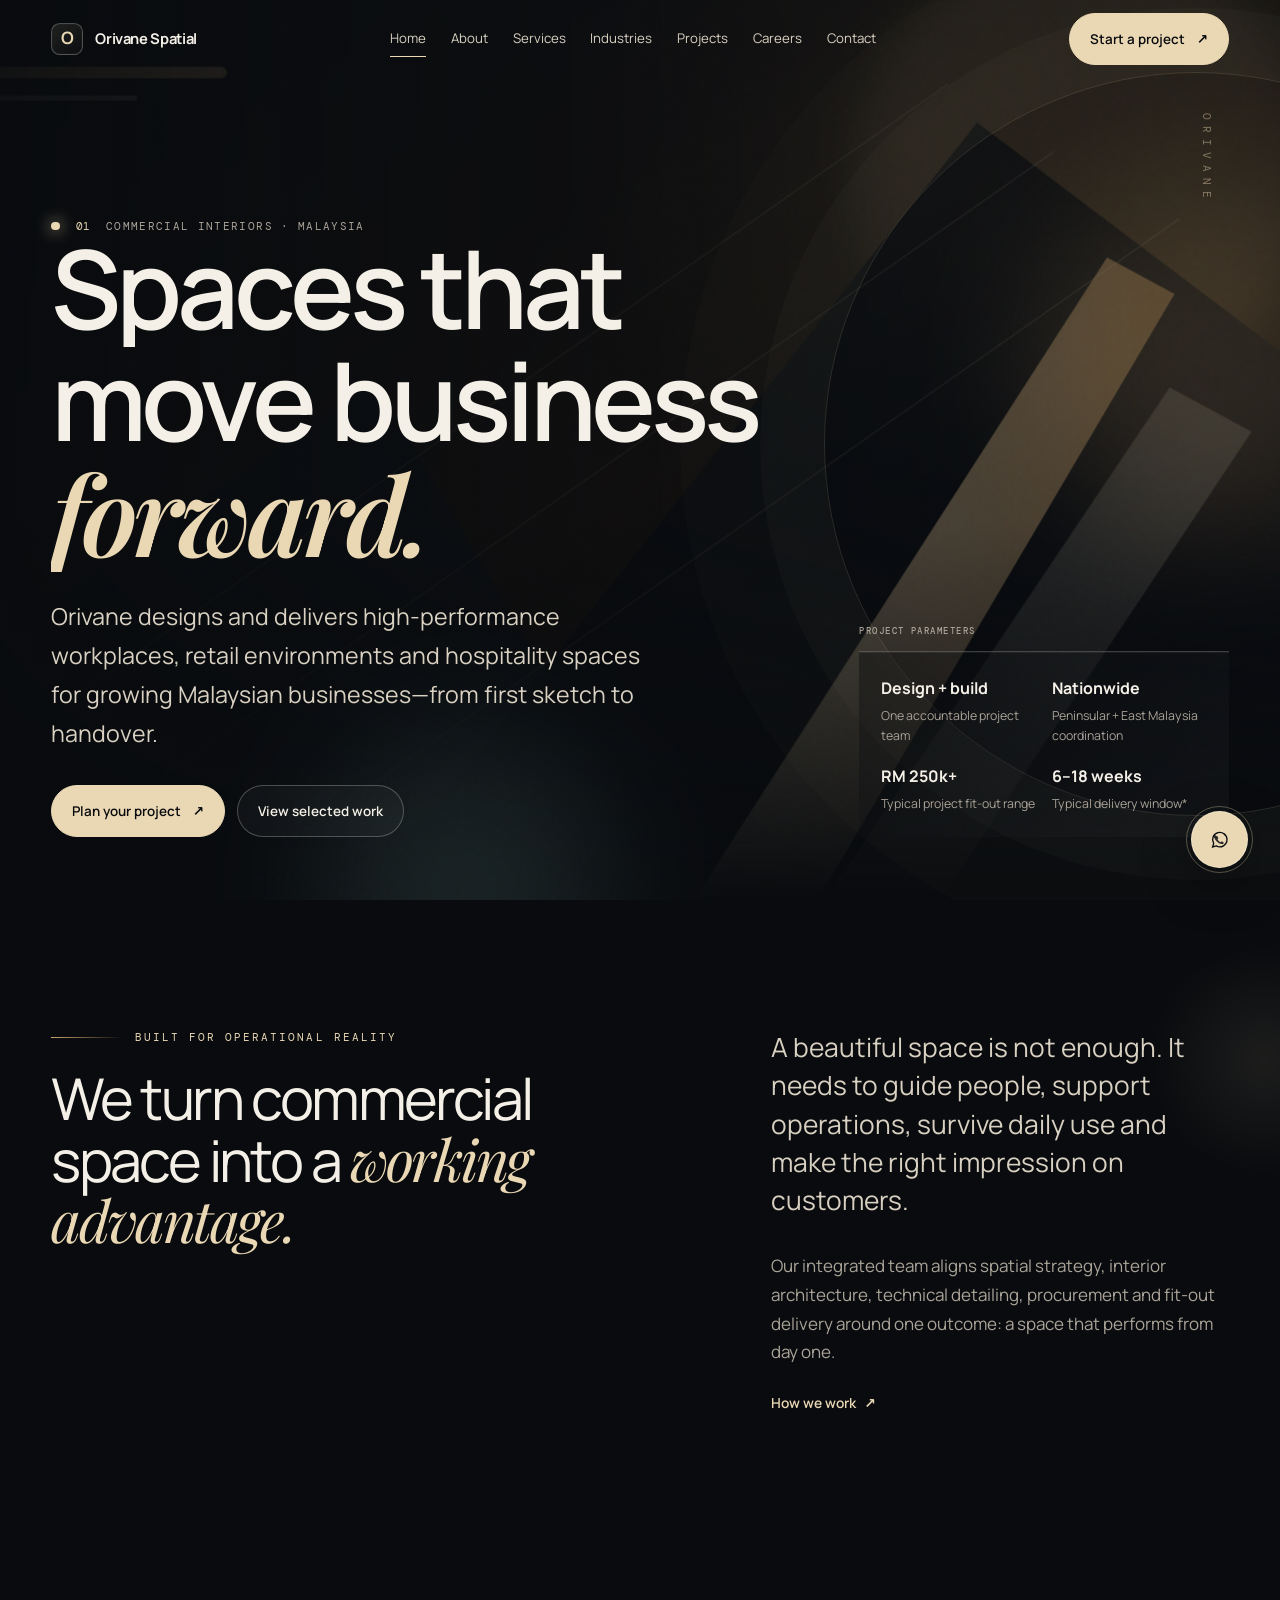
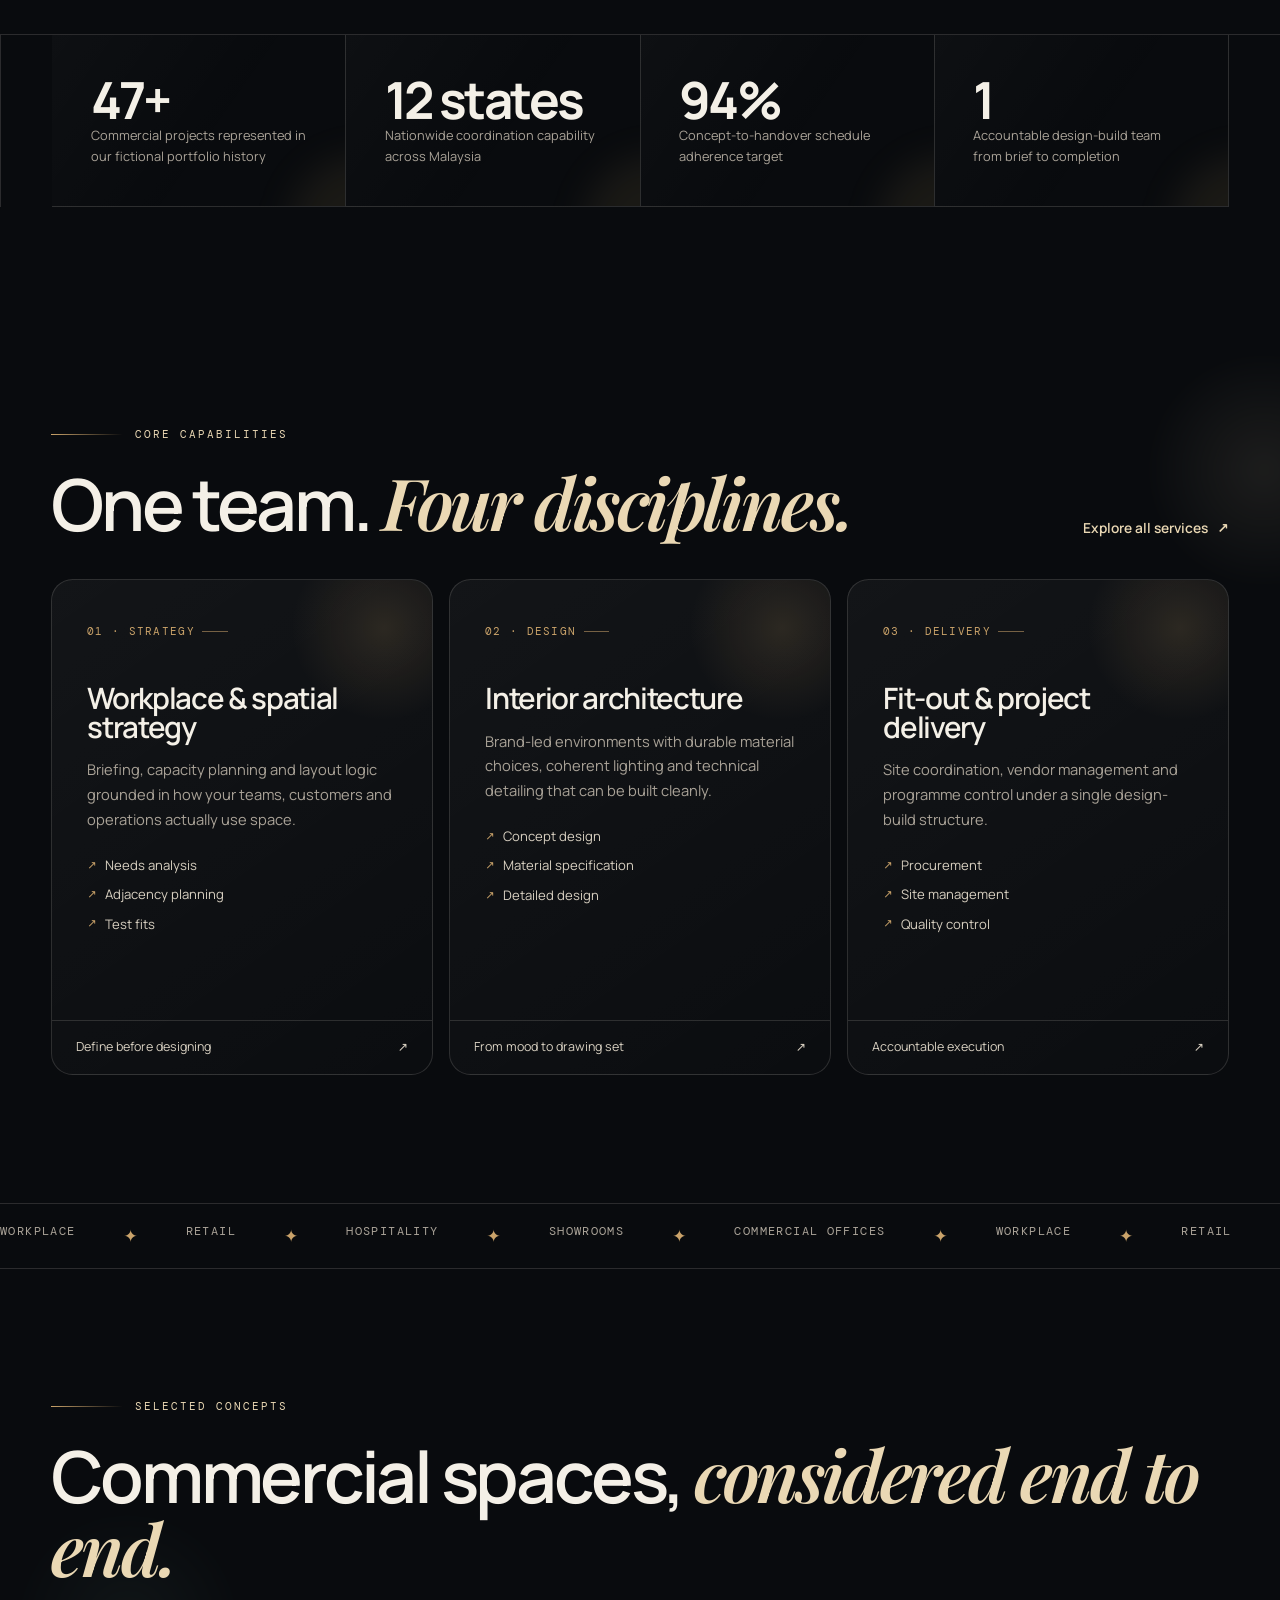
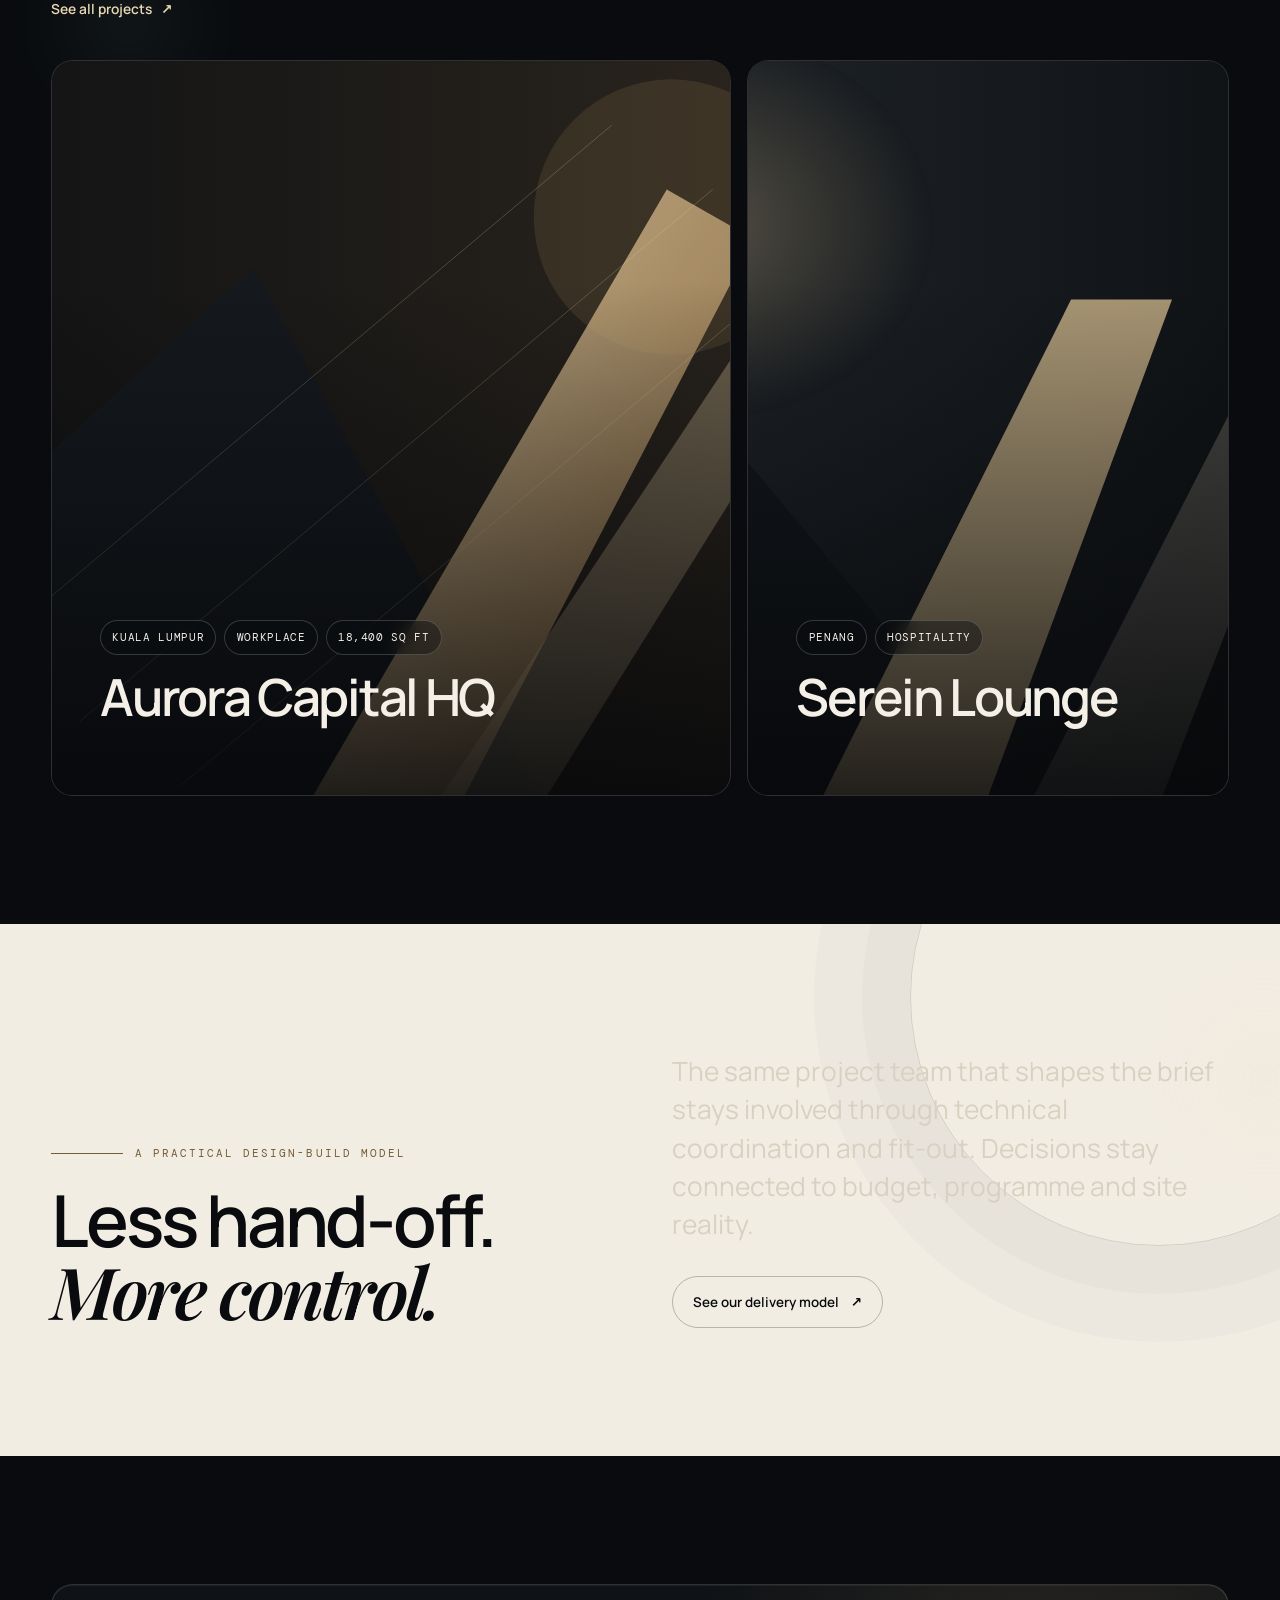
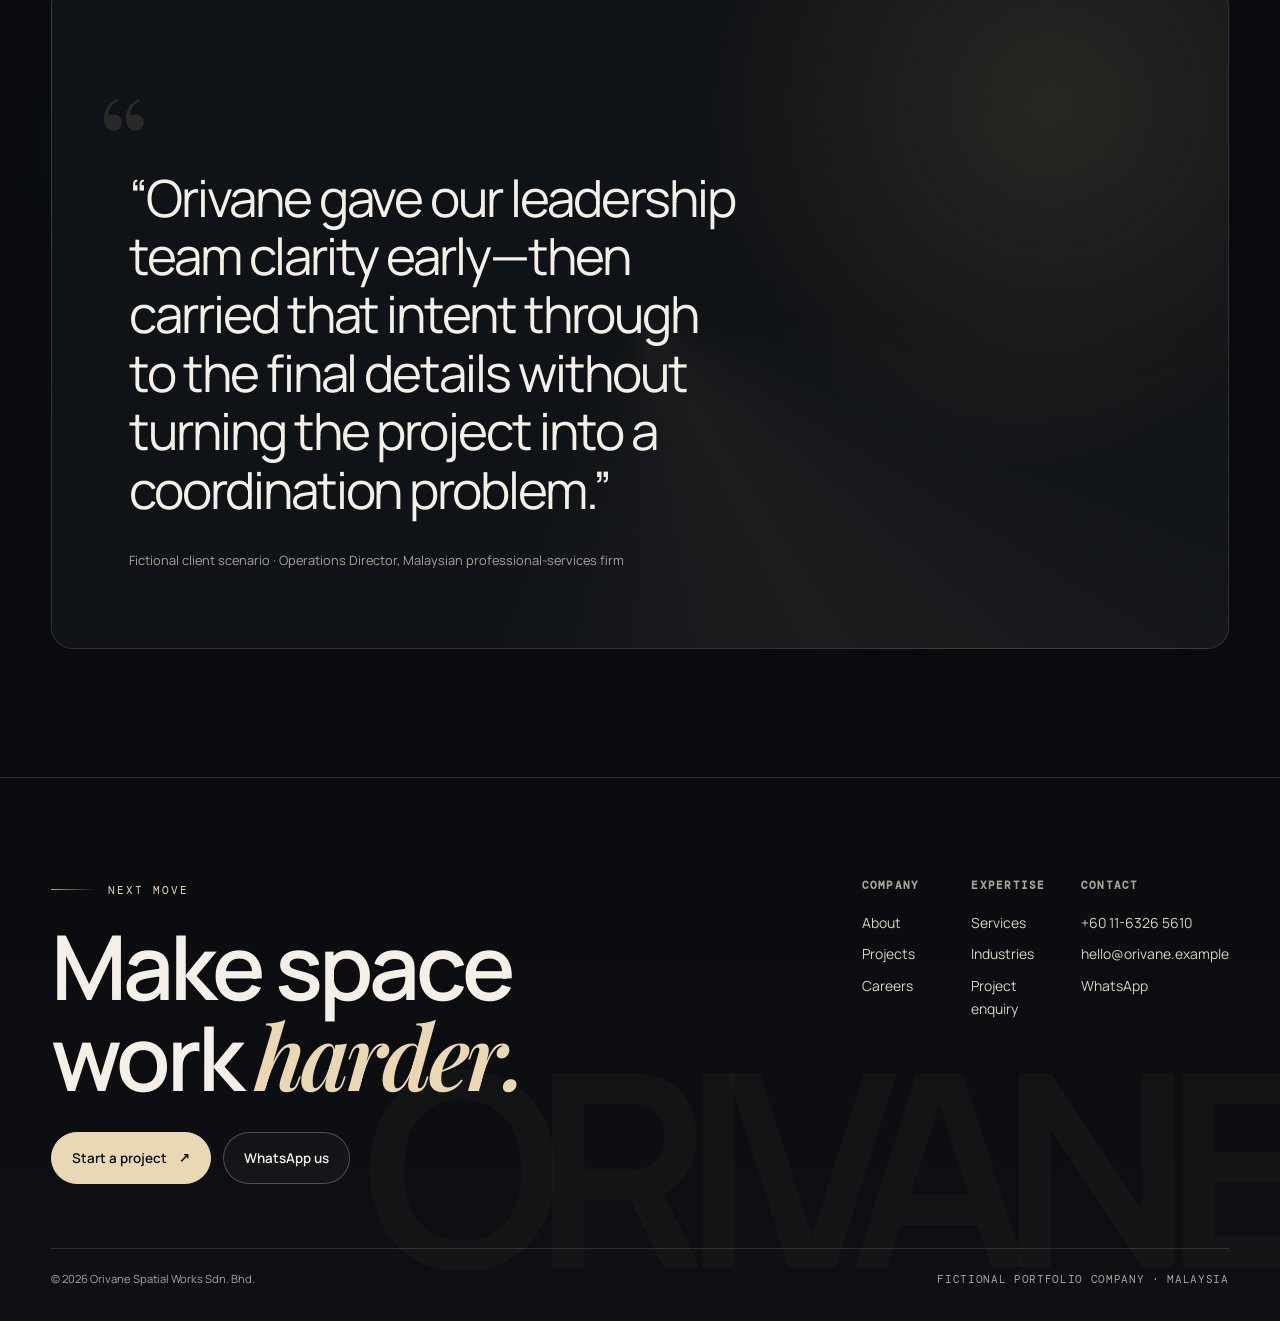
<file: index.html>
<!doctype html><html lang="en-MY"><head><meta charset="utf-8"><meta name="viewport" content="width=device-width, initial-scale=1"><title>Orivane Spatial Works | Premium Commercial Interiors Malaysia</title><meta name="description" content="Integrated commercial interior design and fit-out for Malaysian workplaces, retail, hospitality and customer-facing spaces."><meta name="theme-color" content="#090b0e"><link rel="canonical" href="https://ismailabs.github.io/orivane-spatial-works/"><link rel="icon" href="assets/icons/favicon.svg" type="image/svg+xml"><meta property="og:type" content="website"><meta property="og:title" content="Orivane Spatial Works | Premium Commercial Interiors Malaysia"><meta property="og:description" content="Integrated commercial interior design and fit-out for Malaysian workplaces, retail, hospitality and customer-facing spaces."><meta property="og:url" content="https://orivane.example/"><meta property="og:site_name" content="Orivane Spatial Works"><meta property="og:locale" content="en_MY"><meta name="twitter:card" content="summary_large_image"><meta name="twitter:title" content="Orivane Spatial Works | Premium Commercial Interiors Malaysia"><meta name="twitter:description" content="Integrated commercial interior design and fit-out for Malaysian workplaces, retail, hospitality and customer-facing spaces."><link rel="stylesheet" href="assets/css/site.css"><script defer src="assets/js/site.js"></script></head><body data-page="home"><a class="skip-link" href="#main">Skip to content</a>
<div class="scroll-progress" aria-hidden="true"></div>
<header class="site-header" data-header><div class="container nav-wrap">
<a class="brand" href="https://ismailabs.github.io/orivane-spatial-works/" aria-label="Orivane Spatial Works home"><span class="brand-mark" aria-hidden="true">O</span><span>Orivane Spatial</span></a>
<nav class="desktop-nav" aria-label="Primary"><a href="https://ismailabs.github.io/orivane-spatial-works/" data-nav="home">Home</a><a href="about/" data-nav="about">About</a><a href="services/" data-nav="services">Services</a><a href="industries/" data-nav="industries">Industries</a><a href="projects/" data-nav="projects">Projects</a><a href="careers/" data-nav="careers">Careers</a><a href="contact/" data-nav="contact">Contact</a></nav>
<div class="nav-actions"><a class="btn btn-primary nav-cta magnetic" href="contact/">Start a project <span class="arrow">↗</span></a><button class="menu-toggle" type="button" aria-controls="mobile-menu" aria-expanded="false" aria-label="Open menu"><span class="menu-icon"></span></button></div>
</div></header>
<div class="mobile-menu" id="mobile-menu" aria-hidden="true"><nav aria-label="Mobile primary"><a href="https://ismailabs.github.io/orivane-spatial-works/" data-nav="home">Home</a><a href="about/" data-nav="about">About</a><a href="services/" data-nav="services">Services</a><a href="industries/" data-nav="industries">Industries</a><a href="projects/" data-nav="projects">Projects</a><a href="careers/" data-nav="careers">Careers</a><a href="contact/" data-nav="contact">Contact</a></nav><div class="mobile-menu-foot"><span>Kuala Lumpur · Malaysia</span><span>Nationwide delivery</span></div></div><main id="main">
<section class="hero"><div class="hero-media"><img src="assets/images/hero-architecture.svg" alt="Abstract architectural forms representing a premium commercial interior" width="1600" height="1000" fetchpriority="high"></div><div class="orb orb-a"></div><div class="orb orb-b"></div><div class="container hero-grid"><div><div class="hero-kicker"><span class="index">01</span><span class="label">Commercial interiors · Malaysia</span></div><h1 class="hero-title"><span class="line"><span>Spaces that</span></span><span class="line"><span>move business</span></span><span class="line"><span class="serif gold">forward.</span></span></h1><p class="hero-copy">Orivane designs and delivers high-performance workplaces, retail environments and hospitality spaces for growing Malaysian businesses—from first sketch to handover.</p><div class="hero-actions"><a class="btn btn-primary magnetic" href="contact/">Plan your project <span class="arrow">↗</span></a><a class="btn btn-ghost" href="projects/">View selected work</a></div></div><aside class="hero-side"><div class="hero-meta"><div><strong>Design + build</strong><span>One accountable project team</span></div><div><strong>Nationwide</strong><span>Peninsular + East Malaysia coordination</span></div><div><strong>RM 250k+</strong><span>Typical project fit-out range</span></div><div><strong>6–18 weeks</strong><span>Typical delivery window*</span></div></div></aside></div></section>
<section class="section"><div class="container intro-grid"><div class="reveal"><div class="eyebrow">Built for operational reality</div><p class="display-copy">We turn commercial space into a <em>working advantage.</em></p></div><div class="max-copy reveal" data-delay="1"><p class="lede">A beautiful space is not enough. It needs to guide people, support operations, survive daily use and make the right impression on customers.</p><p class="muted">Our integrated team aligns spatial strategy, interior architecture, technical detailing, procurement and fit-out delivery around one outcome: a space that performs from day one.</p><a class="text-link" href="about/">How we work <span class="arrow">↗</span></a></div></div></section>
<section class="section-sm"><div class="container metrics"><div class="metric reveal"><strong data-count="47" data-suffix="+">47+</strong><span>Commercial projects represented in our fictional portfolio history</span></div><div class="metric reveal" data-delay="1"><strong data-count="12" data-suffix=" states">12 states</strong><span>Nationwide coordination capability across Malaysia</span></div><div class="metric reveal" data-delay="2"><strong data-count="94" data-suffix="%">94%</strong><span>Concept-to-handover schedule adherence target</span></div><div class="metric reveal" data-delay="3"><strong data-count="1">1</strong><span>Accountable design-build team from brief to completion</span></div></div></section>
<section class="section"><div class="container"><div class="cluster space-between align-end" style="margin-bottom:2.5rem"><div class="reveal"><div class="eyebrow">Core capabilities</div><h2>One team. <span class="serif gold">Four disciplines.</span></h2></div><a class="text-link reveal" href="services/">Explore all services <span class="arrow">↗</span></a></div><div class="card-grid"><article class="card service-card tilt reveal"><span class="spotlight"></span><div class="card-body"><span class="card-index">01 · Strategy</span><h3>Workplace & spatial strategy</h3><p>Briefing, capacity planning and layout logic grounded in how your teams, customers and operations actually use space.</p><div class="service-list"><span>Needs analysis</span><span>Adjacency planning</span><span>Test fits</span></div></div><div class="card-foot"><span>Define before designing</span><span>↗</span></div></article><article class="card service-card tilt reveal" data-delay="1"><span class="spotlight"></span><div class="card-body"><span class="card-index">02 · Design</span><h3>Interior architecture</h3><p>Brand-led environments with durable material choices, coherent lighting and technical detailing that can be built cleanly.</p><div class="service-list"><span>Concept design</span><span>Material specification</span><span>Detailed design</span></div></div><div class="card-foot"><span>From mood to drawing set</span><span>↗</span></div></article><article class="card service-card tilt reveal" data-delay="2"><span class="spotlight"></span><div class="card-body"><span class="card-index">03 · Delivery</span><h3>Fit-out & project delivery</h3><p>Site coordination, vendor management and programme control under a single design-build structure.</p><div class="service-list"><span>Procurement</span><span>Site management</span><span>Quality control</span></div></div><div class="card-foot"><span>Accountable execution</span><span>↗</span></div></article></div></div></section>
<div class="marquee" aria-hidden="true"><div class="marquee-track"><span>Workplace</span><b>✦</b><span>Retail</span><b>✦</b><span>Hospitality</span><b>✦</b><span>Showrooms</span><b>✦</b><span>Commercial offices</span><b>✦</b><span>Workplace</span><b>✦</b><span>Retail</span><b>✦</b><span>Hospitality</span><b>✦</b><span>Showrooms</span><b>✦</b><span>Commercial offices</span><b>✦</b></div></div>
<section class="section"><div class="container"><div class="cluster space-between align-end" style="margin-bottom:2.5rem"><div class="reveal"><div class="eyebrow">Selected concepts</div><h2>Commercial spaces, <span class="serif gold">considered end to end.</span></h2></div><a class="text-link reveal" href="projects/">See all projects <span class="arrow">↗</span></a></div><div class="project-grid"><a class="project-card reveal" href="projects/#aurora"><img loading="lazy" src="assets/images/project-aurora.svg" alt="Abstract concept image for Aurora corporate headquarters" width="1200" height="800"><div class="project-info"><div class="project-meta"><span class="chip">Kuala Lumpur</span><span class="chip">Workplace</span><span class="chip">18,400 sq ft</span></div><h3>Aurora Capital HQ</h3></div></a><a class="project-card reveal" data-delay="1" href="projects/#serein"><img loading="lazy" src="assets/images/project-serein.svg" alt="Abstract concept image for Serein hospitality lounge" width="1200" height="800"><div class="project-info"><div class="project-meta"><span class="chip">Penang</span><span class="chip">Hospitality</span></div><h3>Serein Lounge</h3></div></a></div></div></section>
<section class="section split-band"><div class="container grid-2 align-end"><div class="reveal"><div class="eyebrow">A practical design-build model</div><h2>Less hand-off. <span class="serif">More control.</span></h2></div><div class="reveal" data-delay="1"><p class="lede">The same project team that shapes the brief stays involved through technical coordination and fit-out. Decisions stay connected to budget, programme and site reality.</p><a class="btn" href="services/">See our delivery model <span class="arrow">↗</span></a></div></div></section>
<section class="section"><div class="container"><div class="quote reveal"><span class="quote-mark" aria-hidden="true">“</span><blockquote>“Orivane gave our leadership team clarity early—then carried that intent through to the final details without turning the project into a coordination problem.”</blockquote><cite>Fictional client scenario · Operations Director, Malaysian professional-services firm</cite></div></div></section>
</main><footer class="site-footer"><div class="container"><div class="footer-top"><div><div class="eyebrow">Next move</div><h2 class="footer-title">Make space work <span class="serif gold">harder.</span></h2><div class="cluster" style="margin-top:2rem"><a class="btn btn-primary magnetic" href="contact/">Start a project <span class="arrow">↗</span></a><a class="btn btn-ghost" href="https://wa.me/601163265610?text=Hello%20Orivane%2C%20I%27d%20like%20to%20discuss%20a%20commercial%20space%20project.">WhatsApp us</a></div></div><div class="footer-nav"><div class="footer-col"><h3>Company</h3><a href="about/">About</a><a href="projects/">Projects</a><a href="careers/">Careers</a></div><div class="footer-col"><h3>Expertise</h3><a href="services/">Services</a><a href="industries/">Industries</a><a href="contact/">Project enquiry</a></div><div class="footer-col"><h3>Contact</h3><a href="tel:+601163265610">+60 11-6326 5610</a><a href="mailto:hello@orivane.example">hello@orivane.example</a><a href="https://wa.me/601163265610?text=Hello%20Orivane%2C%20I%27d%20like%20to%20discuss%20a%20commercial%20space%20project.">WhatsApp</a></div></div></div><div class="footer-bottom"><span>© <span data-year>2026</span> Orivane Spatial Works Sdn. Bhd.</span><span class="fictional">Fictional portfolio company · Malaysia</span></div></div></footer>
<a class="floating-wa" href="https://wa.me/601163265610?text=Hello%20Orivane%2C%20I%27d%20like%20to%20discuss%20a%20commercial%20space%20project." aria-label="Chat with Orivane on WhatsApp"><svg aria-hidden="true" viewBox="0 0 24 24" fill="none"><path d="M20 11.8A8 8 0 0 1 8.1 18.8L4 20l1.2-4A8 8 0 1 1 20 11.8Z" stroke="currentColor" stroke-width="1.5"/><path d="M8.2 8.1c.3-.3.7-.3 1 0l1 1.5c.2.3.2.6 0 .9l-.7.8c.8 1.8 1.9 2.8 3.5 3.5l.8-.8c.3-.3.6-.3.9-.1l1.5 1c.4.2.4.7.2 1-.5.7-1.3 1-2.2.9-2.1-.3-4.3-1.6-5.8-3.2-1.6-1.6-2.8-3.8-3-5.6-.1-.8.2-1.5.8-1.9Z" fill="currentColor" opacity=".85"/></svg></a><script type="application/ld+json">{"@context":"https://schema.org","@type":"Organization","name":"Orivane Spatial Works Sdn. Bhd.","url":"https://orivane.example/","description":"Fictional Malaysian commercial interior design and fit-out company created as a portfolio demonstration.","areaServed":"Malaysia","telephone":"+60 11-6326 5610","email":"hello@orivane.example","address":{"@type":"PostalAddress","addressLocality":"Petaling Jaya","addressRegion":"Selangor","postalCode":"47810","addressCountry":"MY"}}</script></body></html>
</file>
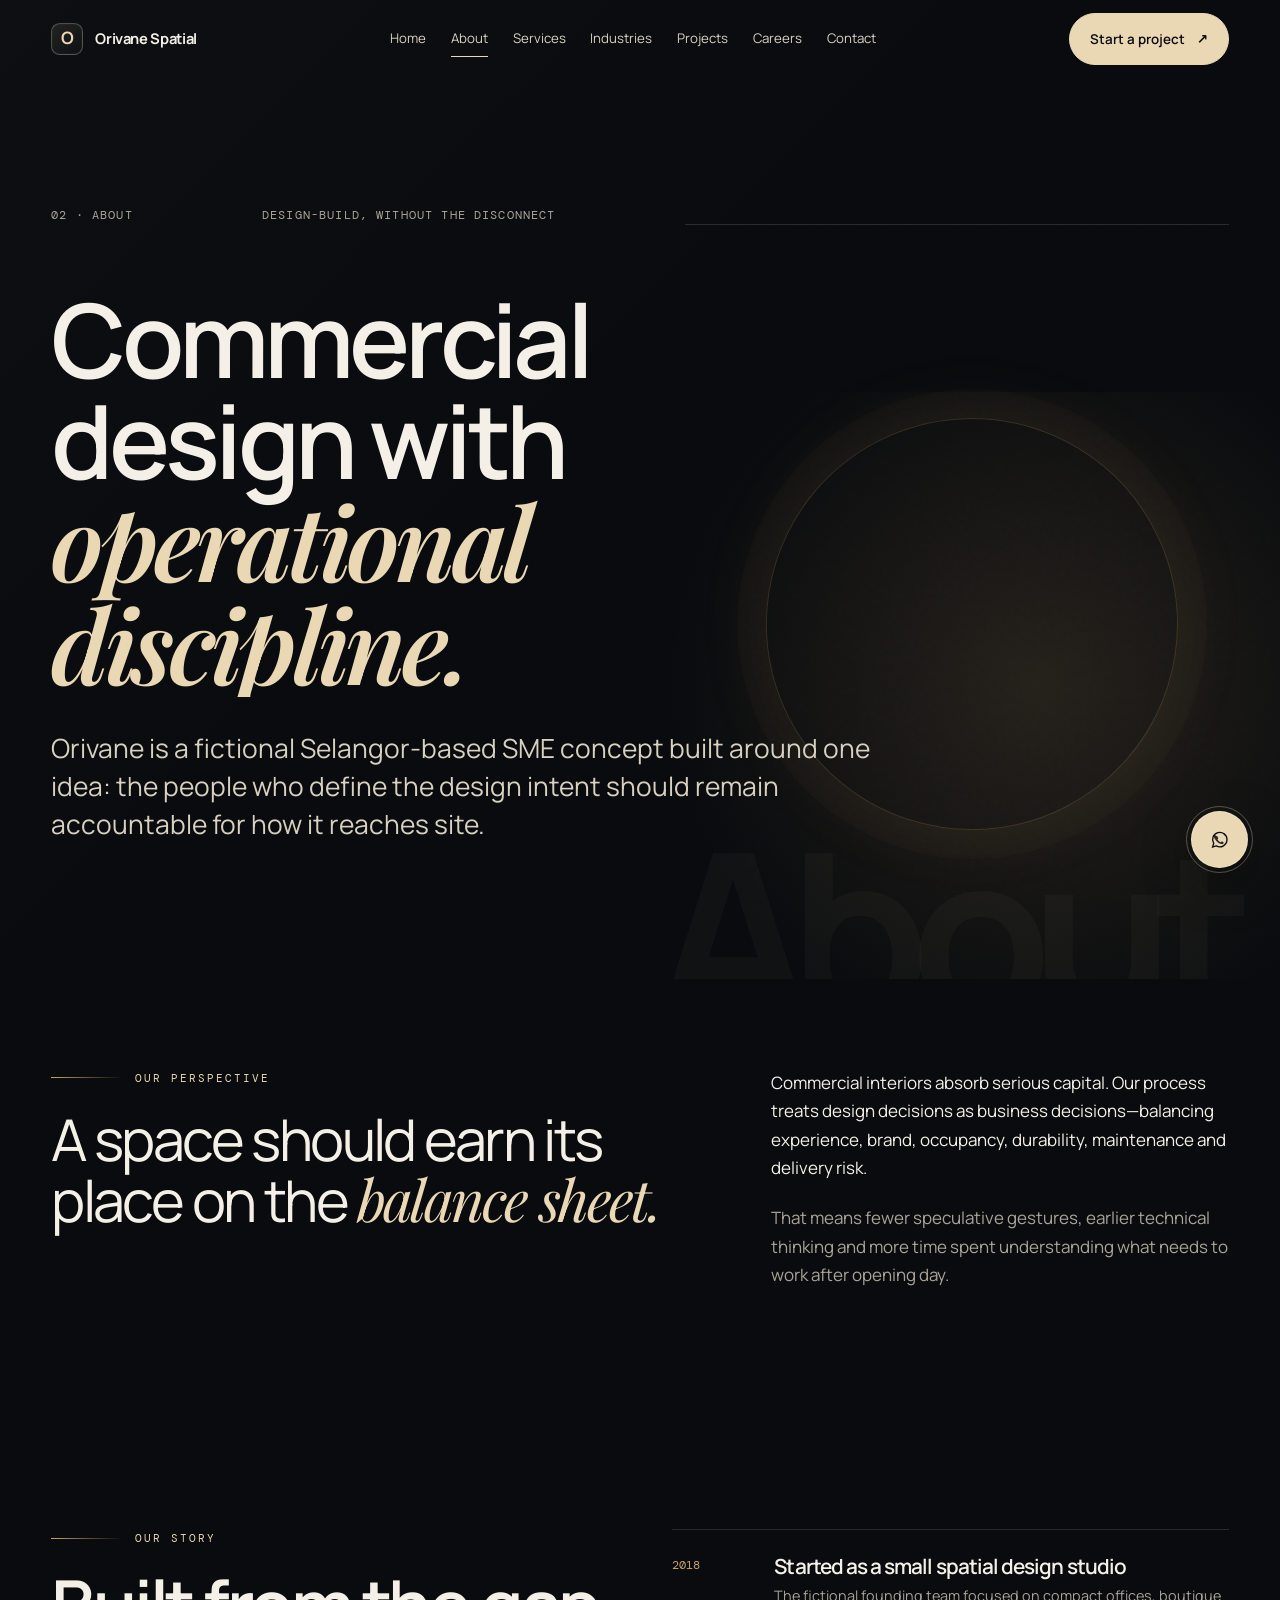
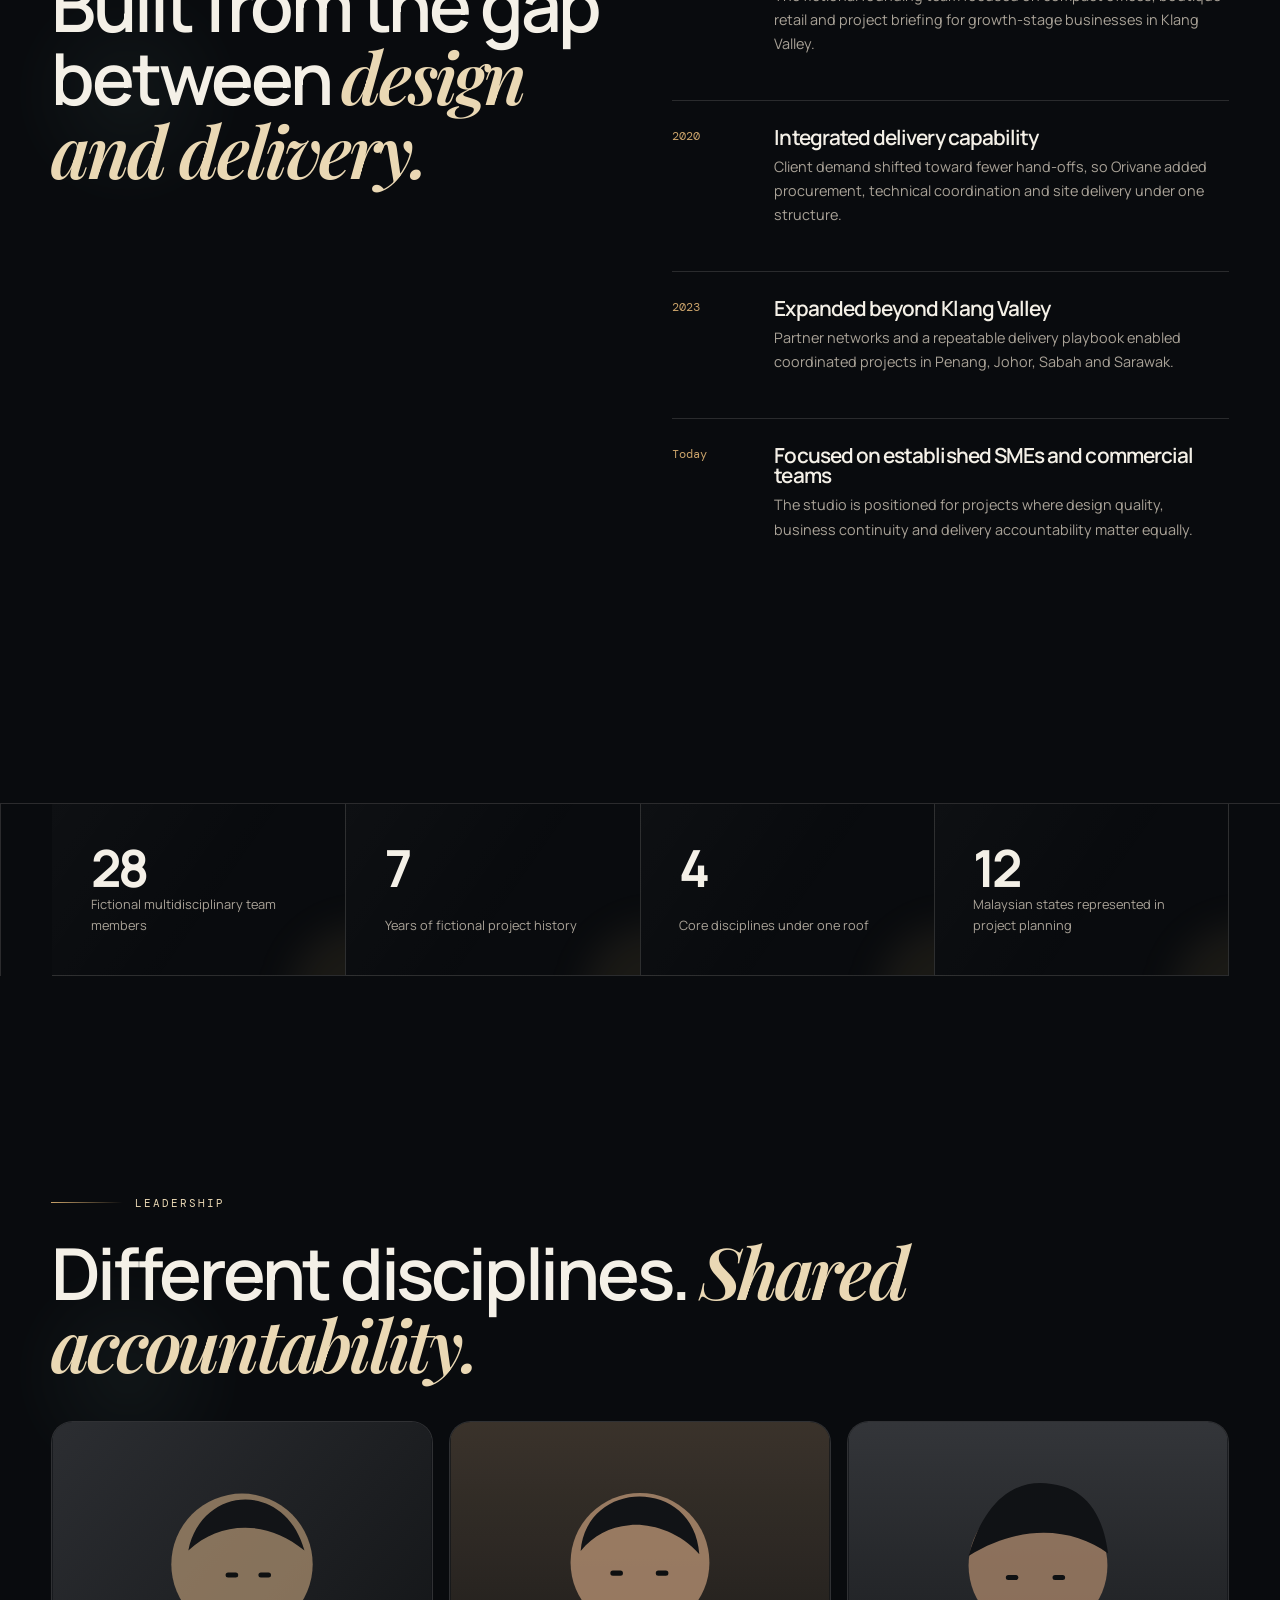
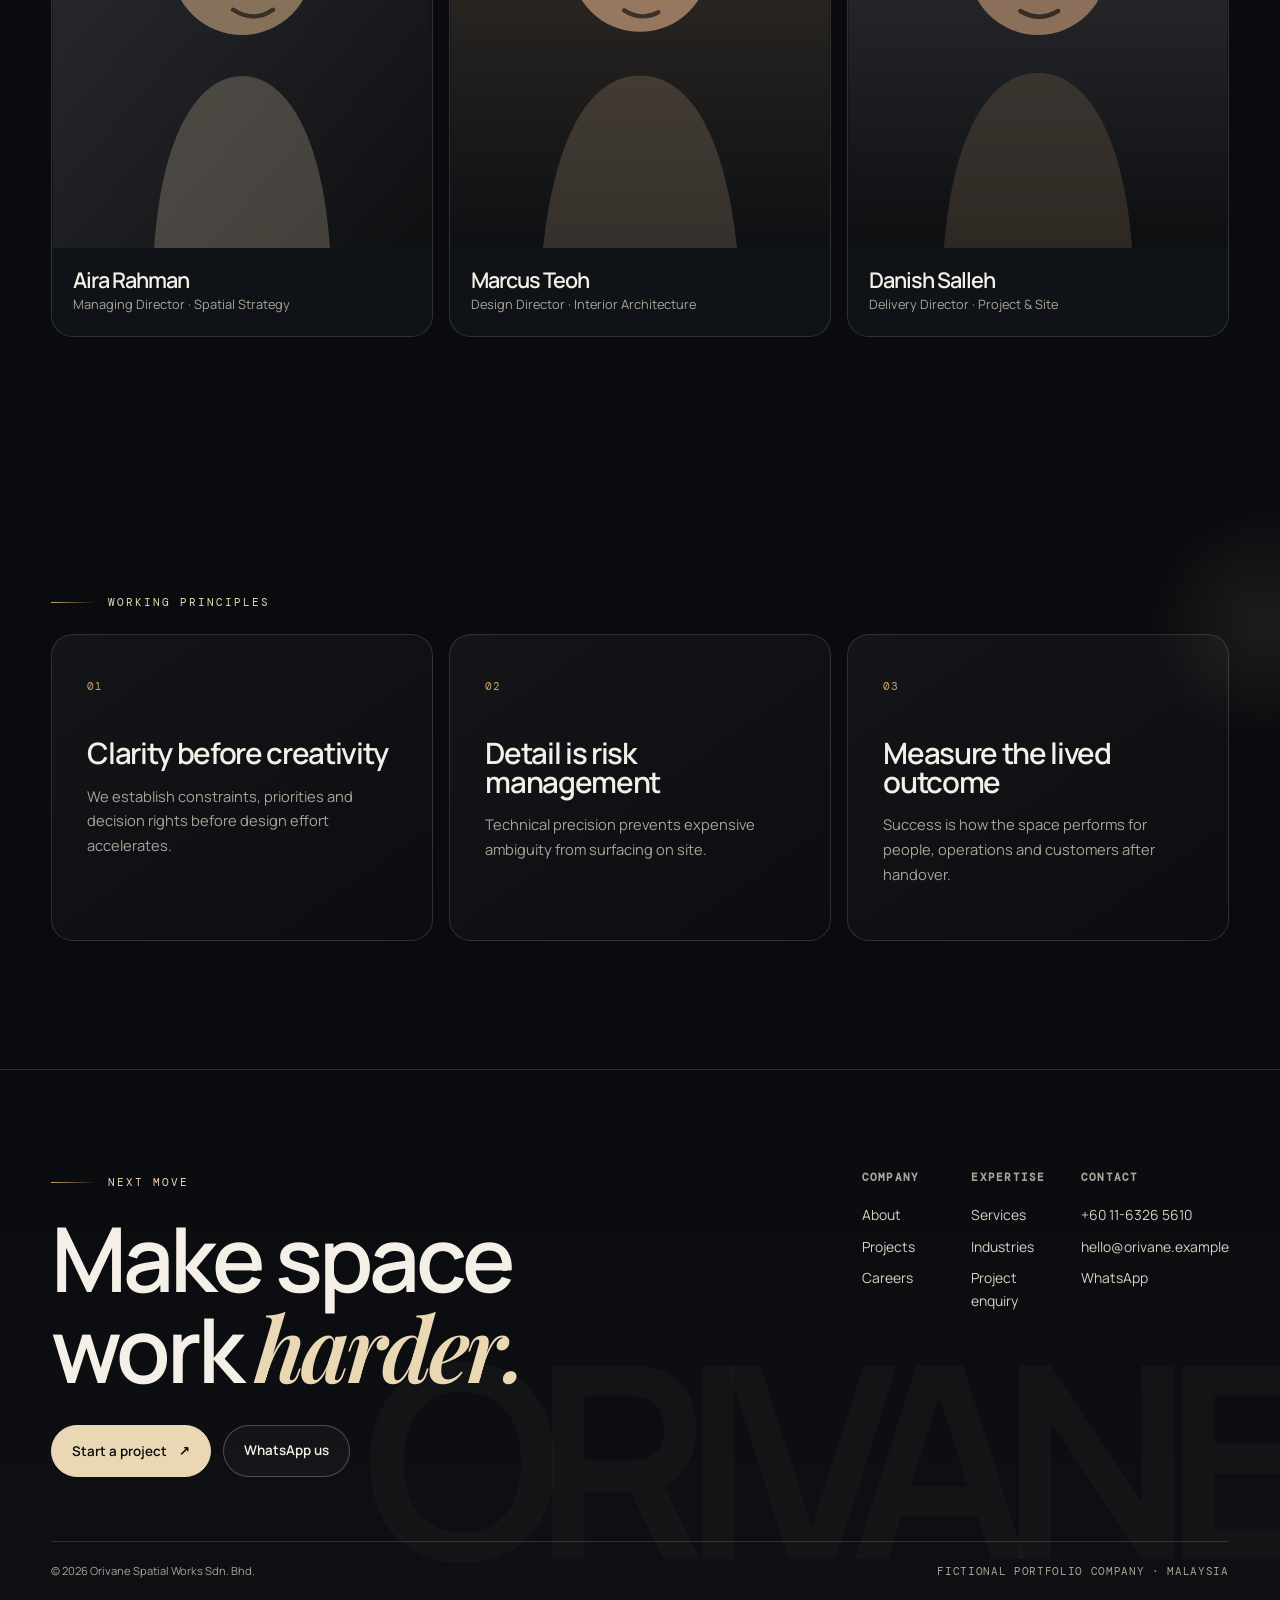
<file: about/index.html>
<!doctype html><html lang="en-MY"><head><meta charset="utf-8"><meta name="viewport" content="width=device-width, initial-scale=1"><title>About Orivane | Commercial Interior Design &amp; Fit-Out Malaysia</title><meta name="description" content="Meet the fictional strategy, design and delivery team behind Orivane Spatial Works and its integrated commercial interior approach."><meta name="theme-color" content="#090b0e"><link rel="canonical" href="https://orivane.example/about/"><link rel="icon" href="../assets/icons/favicon.svg" type="image/svg+xml"><meta property="og:type" content="website"><meta property="og:title" content="About Orivane | Commercial Interior Design &amp; Fit-Out Malaysia"><meta property="og:description" content="Meet the fictional strategy, design and delivery team behind Orivane Spatial Works and its integrated commercial interior approach."><meta property="og:url" content="https://orivane.example/about/"><meta property="og:site_name" content="Orivane Spatial Works"><meta property="og:locale" content="en_MY"><meta name="twitter:card" content="summary_large_image"><meta name="twitter:title" content="About Orivane | Commercial Interior Design &amp; Fit-Out Malaysia"><meta name="twitter:description" content="Meet the fictional strategy, design and delivery team behind Orivane Spatial Works and its integrated commercial interior approach."><link rel="stylesheet" href="../assets/css/site.css"><script defer src="../assets/js/site.js"></script></head><body data-page="about"><a class="skip-link" href="#main">Skip to content</a>
<div class="scroll-progress" aria-hidden="true"></div>
<header class="site-header" data-header><div class="container nav-wrap">
<a class="brand" href="../" aria-label="Orivane Spatial Works home"><span class="brand-mark" aria-hidden="true">O</span><span>Orivane Spatial</span></a>
<nav class="desktop-nav" aria-label="Primary"><a href="../" data-nav="home">Home</a><a href="../about/" data-nav="about">About</a><a href="../services/" data-nav="services">Services</a><a href="../industries/" data-nav="industries">Industries</a><a href="../projects/" data-nav="projects">Projects</a><a href="../careers/" data-nav="careers">Careers</a><a href="../contact/" data-nav="contact">Contact</a></nav>
<div class="nav-actions"><a class="btn btn-primary nav-cta magnetic" href="../contact/">Start a project <span class="arrow">↗</span></a><button class="menu-toggle" type="button" aria-controls="mobile-menu" aria-expanded="false" aria-label="Open menu"><span class="menu-icon"></span></button></div>
</div></header>
<div class="mobile-menu" id="mobile-menu" aria-hidden="true"><nav aria-label="Mobile primary"><a href="../" data-nav="home">Home</a><a href="../about/" data-nav="about">About</a><a href="../services/" data-nav="services">Services</a><a href="../industries/" data-nav="industries">Industries</a><a href="../projects/" data-nav="projects">Projects</a><a href="../careers/" data-nav="careers">Careers</a><a href="../contact/" data-nav="contact">Contact</a></nav><div class="mobile-menu-foot"><span>Kuala Lumpur · Malaysia</span><span>Nationwide delivery</span></div></div><main id="main">
<section class="page-hero"><div class="container"><div class="page-index"><span>02 · About</span><span>Design-build, without the disconnect</span></div><h1>Commercial design with <span class="serif gold">operational discipline.</span></h1><p class="lede">Orivane is a fictional Selangor-based SME concept built around one idea: the people who define the design intent should remain accountable for how it reaches site.</p></div></section>
<section class="section-sm"><div class="container intro-grid"><div class="reveal"><div class="eyebrow">Our perspective</div><p class="display-copy">A space should earn its place on the <em>balance sheet.</em></p></div><div class="reveal" data-delay="1"><p>Commercial interiors absorb serious capital. Our process treats design decisions as business decisions—balancing experience, brand, occupancy, durability, maintenance and delivery risk.</p><p class="muted">That means fewer speculative gestures, earlier technical thinking and more time spent understanding what needs to work after opening day.</p></div></div></section>
<section class="section"><div class="container grid-2"><div class="sticky-col reveal"><div class="eyebrow">Our story</div><h2>Built from the gap between <span class="serif gold">design and delivery.</span></h2></div><div class="timeline"><div class="timeline-item reveal"><span class="timeline-year">2018</span><div><h3>Started as a small spatial design studio</h3><p>The fictional founding team focused on compact offices, boutique retail and project briefing for growth-stage businesses in Klang Valley.</p></div></div><div class="timeline-item reveal"><span class="timeline-year">2020</span><div><h3>Integrated delivery capability</h3><p>Client demand shifted toward fewer hand-offs, so Orivane added procurement, technical coordination and site delivery under one structure.</p></div></div><div class="timeline-item reveal"><span class="timeline-year">2023</span><div><h3>Expanded beyond Klang Valley</h3><p>Partner networks and a repeatable delivery playbook enabled coordinated projects in Penang, Johor, Sabah and Sarawak.</p></div></div><div class="timeline-item reveal"><span class="timeline-year">Today</span><div><h3>Focused on established SMEs and commercial teams</h3><p>The studio is positioned for projects where design quality, business continuity and delivery accountability matter equally.</p></div></div></div></div></section>
<section class="section-sm"><div class="container metrics"><div class="metric reveal"><strong data-count="28">28</strong><span>Fictional multidisciplinary team members</span></div><div class="metric reveal"><strong data-count="7">7</strong><span>Years of fictional project history</span></div><div class="metric reveal"><strong data-count="4">4</strong><span>Core disciplines under one roof</span></div><div class="metric reveal"><strong data-count="12">12</strong><span>Malaysian states represented in project planning</span></div></div></section>
<section class="section"><div class="container"><div class="cluster space-between align-end" style="margin-bottom:2.5rem"><div class="reveal"><div class="eyebrow">Leadership</div><h2>Different disciplines. <span class="serif gold">Shared accountability.</span></h2></div></div><div class="team-grid"><article class="person reveal"><div class="person-media"><img loading="lazy" src="../assets/images/portrait-1.svg" alt="Stylised fictional portrait of Aira Rahman" width="600" height="700"></div><div class="person-body"><h3>Aira Rahman</h3><p>Managing Director · Spatial Strategy</p></div></article><article class="person reveal" data-delay="1"><div class="person-media"><img loading="lazy" src="../assets/images/portrait-2.svg" alt="Stylised fictional portrait of Marcus Teoh" width="600" height="700"></div><div class="person-body"><h3>Marcus Teoh</h3><p>Design Director · Interior Architecture</p></div></article><article class="person reveal" data-delay="2"><div class="person-media"><img loading="lazy" src="../assets/images/portrait-3.svg" alt="Stylised fictional portrait of Danish Salleh" width="600" height="700"></div><div class="person-body"><h3>Danish Salleh</h3><p>Delivery Director · Project & Site</p></div></article></div></div></section>
<section class="section"><div class="container"><div class="eyebrow reveal">Working principles</div><div class="card-grid"><article class="card reveal"><div class="card-body"><span class="card-index">01</span><h3>Clarity before creativity</h3><p>We establish constraints, priorities and decision rights before design effort accelerates.</p></div></article><article class="card reveal" data-delay="1"><div class="card-body"><span class="card-index">02</span><h3>Detail is risk management</h3><p>Technical precision prevents expensive ambiguity from surfacing on site.</p></div></article><article class="card reveal" data-delay="2"><div class="card-body"><span class="card-index">03</span><h3>Measure the lived outcome</h3><p>Success is how the space performs for people, operations and customers after handover.</p></div></article></div></div></section>
</main><footer class="site-footer"><div class="container"><div class="footer-top"><div><div class="eyebrow">Next move</div><h2 class="footer-title">Make space work <span class="serif gold">harder.</span></h2><div class="cluster" style="margin-top:2rem"><a class="btn btn-primary magnetic" href="../contact/">Start a project <span class="arrow">↗</span></a><a class="btn btn-ghost" href="https://wa.me/601163265610?text=Hello%20Orivane%2C%20I%27d%20like%20to%20discuss%20a%20commercial%20space%20project.">WhatsApp us</a></div></div><div class="footer-nav"><div class="footer-col"><h3>Company</h3><a href="../about/">About</a><a href="../projects/">Projects</a><a href="../careers/">Careers</a></div><div class="footer-col"><h3>Expertise</h3><a href="../services/">Services</a><a href="../industries/">Industries</a><a href="../contact/">Project enquiry</a></div><div class="footer-col"><h3>Contact</h3><a href="tel:+601163265610">+60 11-6326 5610</a><a href="mailto:hello@orivane.example">hello@orivane.example</a><a href="https://wa.me/601163265610?text=Hello%20Orivane%2C%20I%27d%20like%20to%20discuss%20a%20commercial%20space%20project.">WhatsApp</a></div></div></div><div class="footer-bottom"><span>© <span data-year>2026</span> Orivane Spatial Works Sdn. Bhd.</span><span class="fictional">Fictional portfolio company · Malaysia</span></div></div></footer>
<a class="floating-wa" href="https://wa.me/601163265610?text=Hello%20Orivane%2C%20I%27d%20like%20to%20discuss%20a%20commercial%20space%20project." aria-label="Chat with Orivane on WhatsApp"><svg aria-hidden="true" viewBox="0 0 24 24" fill="none"><path d="M20 11.8A8 8 0 0 1 8.1 18.8L4 20l1.2-4A8 8 0 1 1 20 11.8Z" stroke="currentColor" stroke-width="1.5"/><path d="M8.2 8.1c.3-.3.7-.3 1 0l1 1.5c.2.3.2.6 0 .9l-.7.8c.8 1.8 1.9 2.8 3.5 3.5l.8-.8c.3-.3.6-.3.9-.1l1.5 1c.4.2.4.7.2 1-.5.7-1.3 1-2.2.9-2.1-.3-4.3-1.6-5.8-3.2-1.6-1.6-2.8-3.8-3-5.6-.1-.8.2-1.5.8-1.9Z" fill="currentColor" opacity=".85"/></svg></a><script type="application/ld+json">{"@context":"https://schema.org","@type":"Organization","name":"Orivane Spatial Works Sdn. Bhd.","url":"https://orivane.example/about/","description":"Fictional Malaysian commercial interior design and fit-out company created as a portfolio demonstration.","areaServed":"Malaysia","telephone":"+60 11-6326 5610","email":"hello@orivane.example","address":{"@type":"PostalAddress","addressLocality":"Petaling Jaya","addressRegion":"Selangor","postalCode":"47810","addressCountry":"MY"}}</script></body></html>
</file>
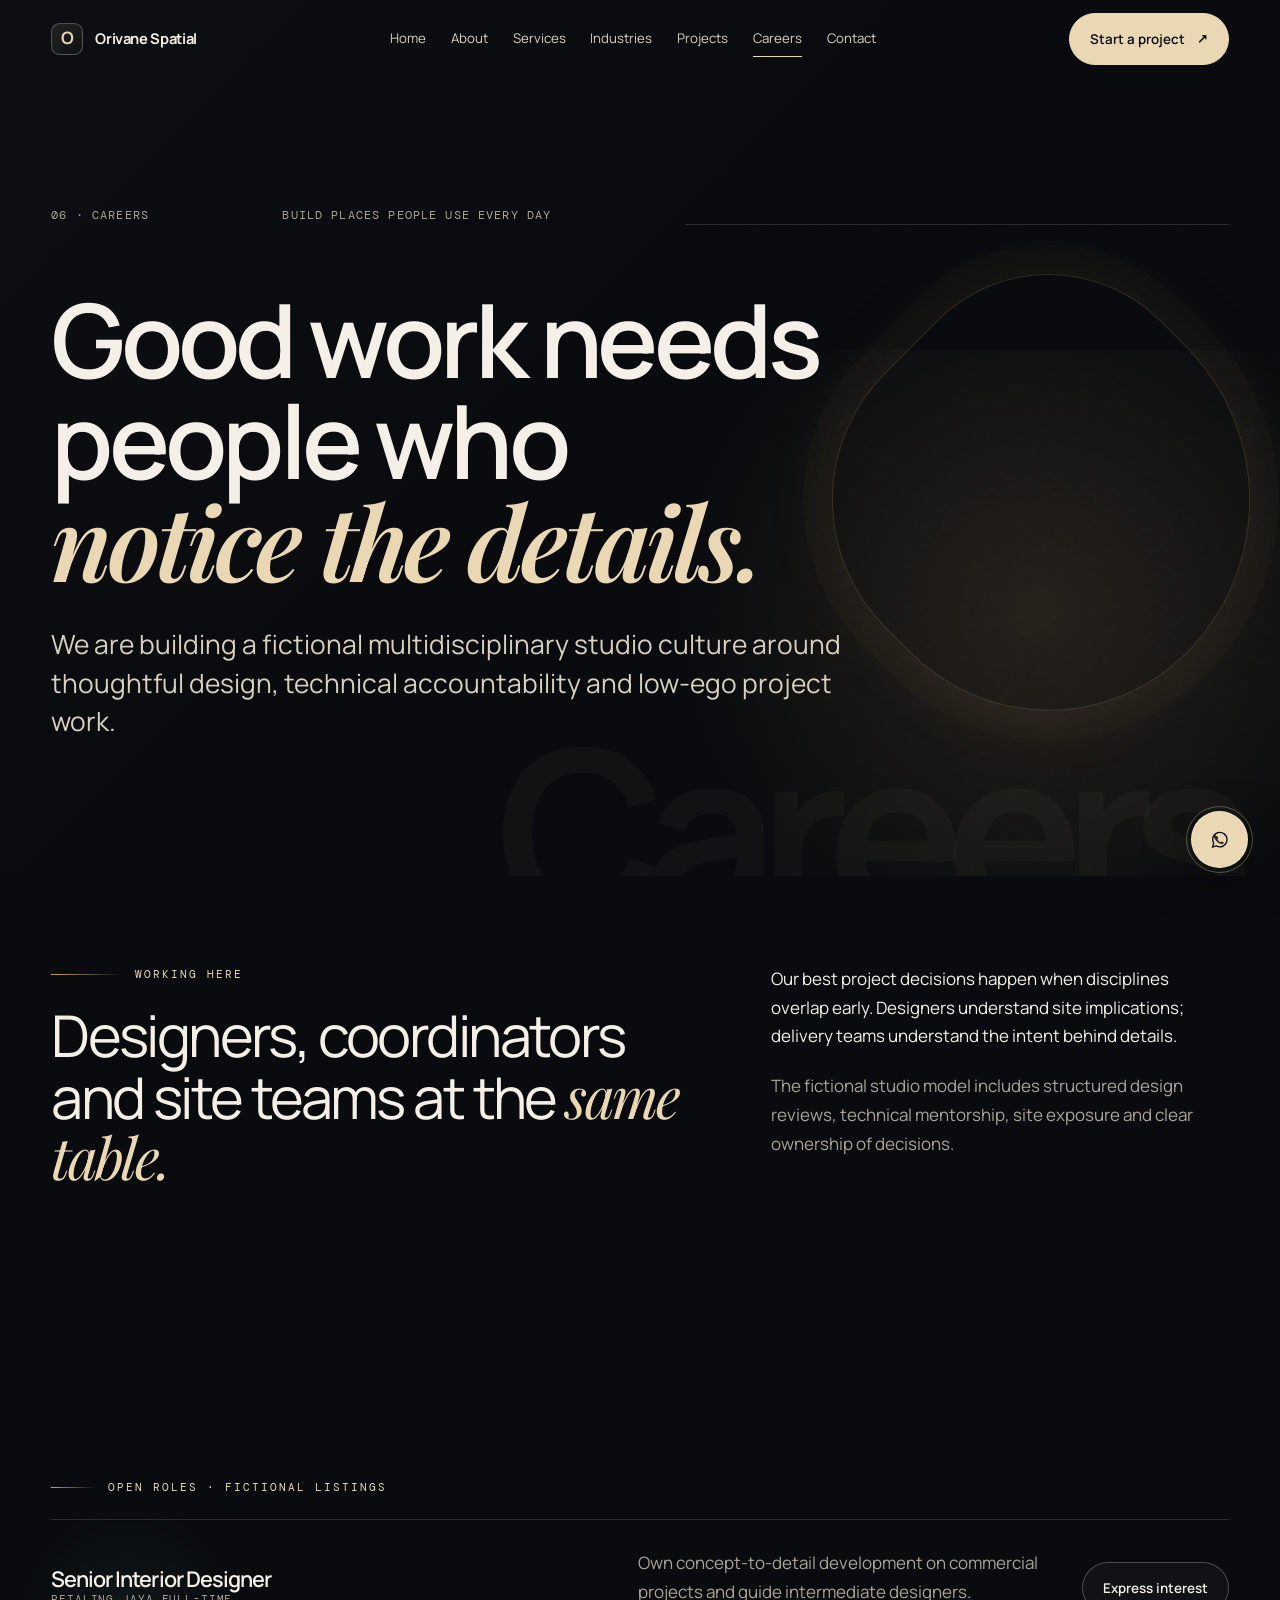
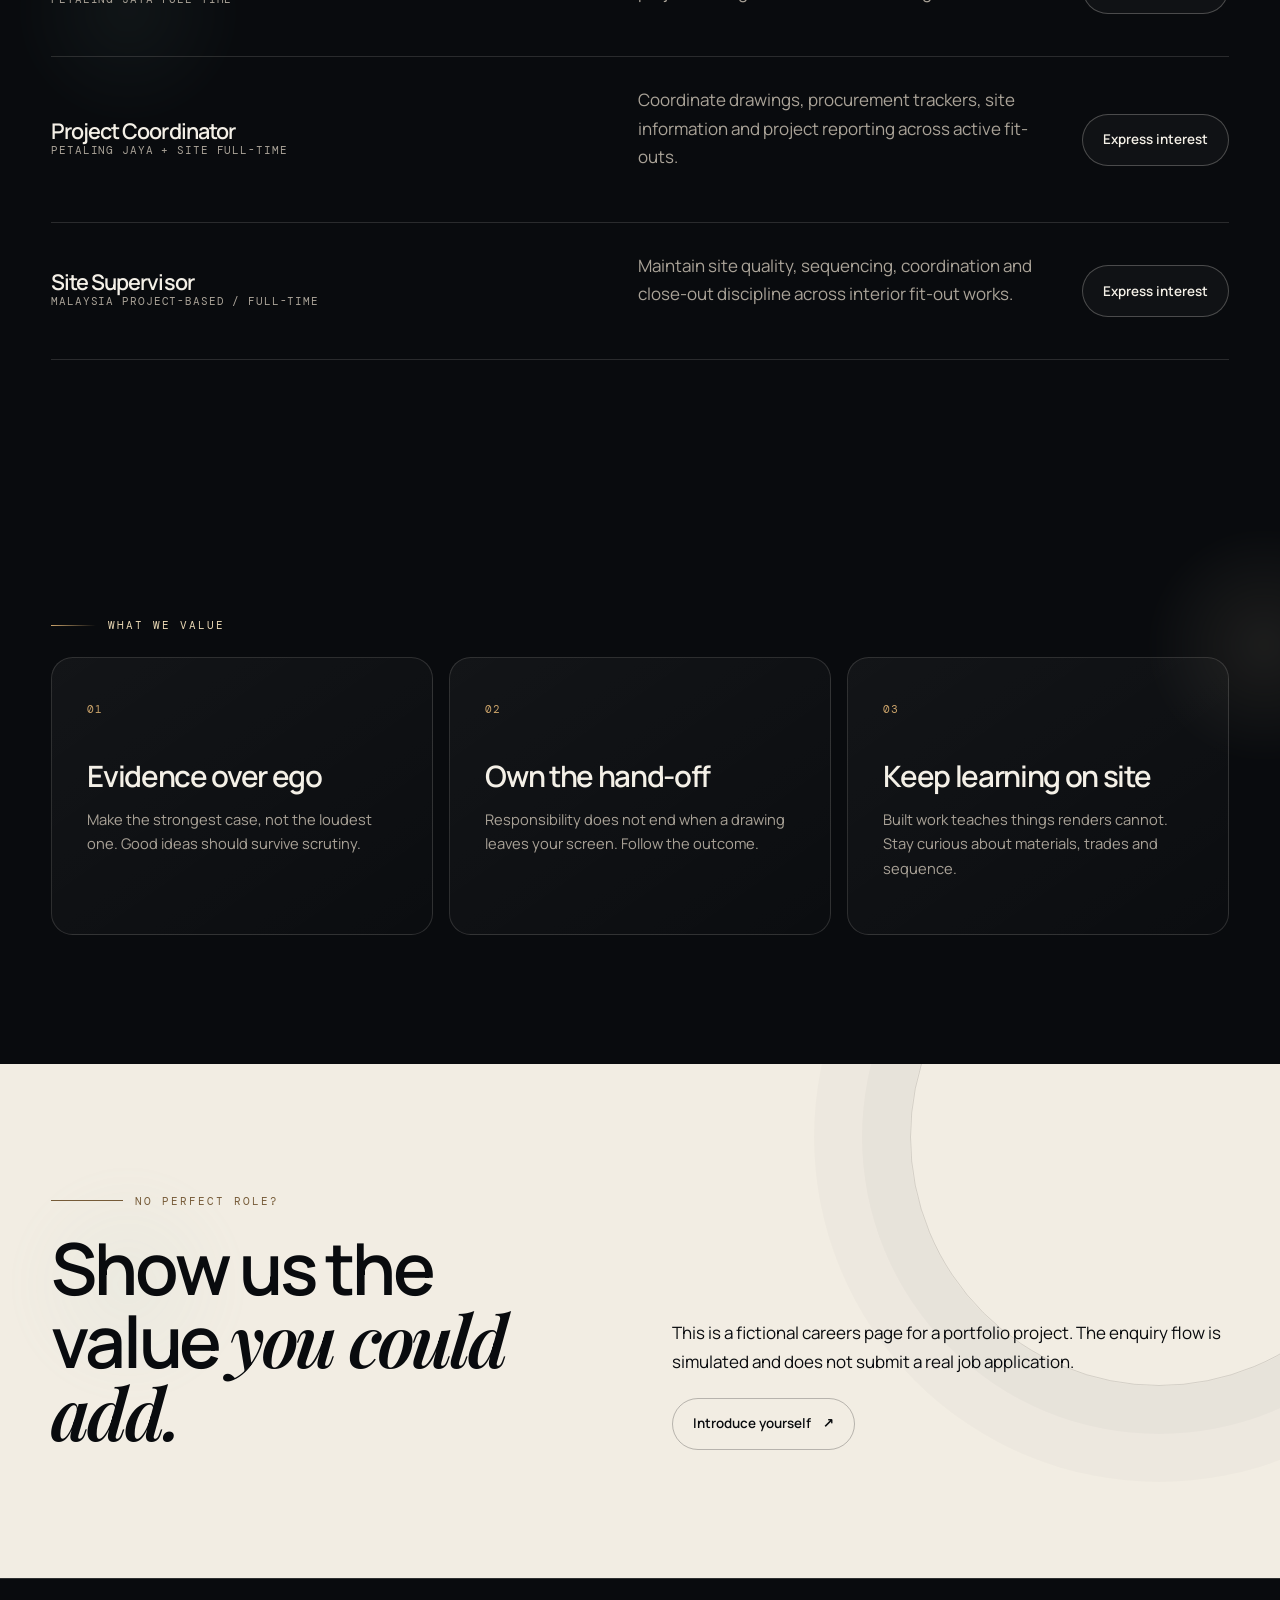
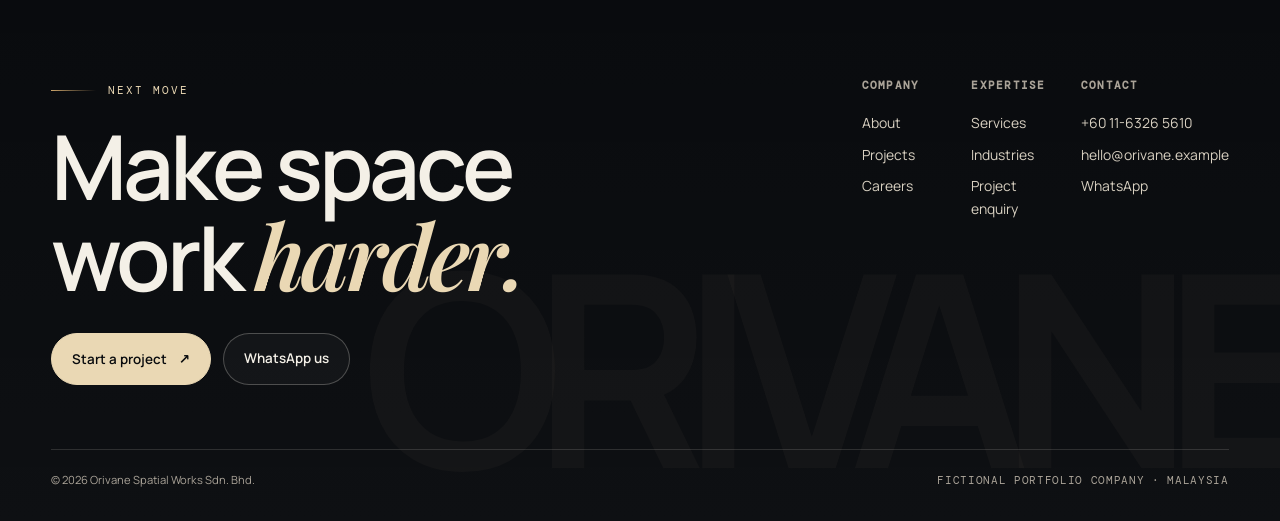
<file: careers/index.html>
<!doctype html><html lang="en-MY"><head><meta charset="utf-8"><meta name="viewport" content="width=device-width, initial-scale=1"><title>Careers at Orivane | Interior Design &amp; Fit-Out Malaysia</title><meta name="description" content="Explore fictional interior design, project coordination and site careers at Orivane Spatial Works in Malaysia."><meta name="theme-color" content="#090b0e"><link rel="canonical" href="https://orivane.example/careers/"><link rel="icon" href="../assets/icons/favicon.svg" type="image/svg+xml"><meta property="og:type" content="website"><meta property="og:title" content="Careers at Orivane | Interior Design &amp; Fit-Out Malaysia"><meta property="og:description" content="Explore fictional interior design, project coordination and site careers at Orivane Spatial Works in Malaysia."><meta property="og:url" content="https://orivane.example/careers/"><meta property="og:site_name" content="Orivane Spatial Works"><meta property="og:locale" content="en_MY"><meta name="twitter:card" content="summary_large_image"><meta name="twitter:title" content="Careers at Orivane | Interior Design &amp; Fit-Out Malaysia"><meta name="twitter:description" content="Explore fictional interior design, project coordination and site careers at Orivane Spatial Works in Malaysia."><link rel="stylesheet" href="../assets/css/site.css"><script defer src="../assets/js/site.js"></script></head><body data-page="careers"><a class="skip-link" href="#main">Skip to content</a>
<div class="scroll-progress" aria-hidden="true"></div>
<header class="site-header" data-header><div class="container nav-wrap">
<a class="brand" href="../" aria-label="Orivane Spatial Works home"><span class="brand-mark" aria-hidden="true">O</span><span>Orivane Spatial</span></a>
<nav class="desktop-nav" aria-label="Primary"><a href="../" data-nav="home">Home</a><a href="../about/" data-nav="about">About</a><a href="../services/" data-nav="services">Services</a><a href="../industries/" data-nav="industries">Industries</a><a href="../projects/" data-nav="projects">Projects</a><a href="../careers/" data-nav="careers">Careers</a><a href="../contact/" data-nav="contact">Contact</a></nav>
<div class="nav-actions"><a class="btn btn-primary nav-cta magnetic" href="../contact/">Start a project <span class="arrow">↗</span></a><button class="menu-toggle" type="button" aria-controls="mobile-menu" aria-expanded="false" aria-label="Open menu"><span class="menu-icon"></span></button></div>
</div></header>
<div class="mobile-menu" id="mobile-menu" aria-hidden="true"><nav aria-label="Mobile primary"><a href="../" data-nav="home">Home</a><a href="../about/" data-nav="about">About</a><a href="../services/" data-nav="services">Services</a><a href="../industries/" data-nav="industries">Industries</a><a href="../projects/" data-nav="projects">Projects</a><a href="../careers/" data-nav="careers">Careers</a><a href="../contact/" data-nav="contact">Contact</a></nav><div class="mobile-menu-foot"><span>Kuala Lumpur · Malaysia</span><span>Nationwide delivery</span></div></div><main id="main">
<section class="page-hero"><div class="container"><div class="page-index"><span>06 · Careers</span><span>Build places people use every day</span></div><h1>Good work needs people who <span class="serif gold">notice the details.</span></h1><p class="lede">We are building a fictional multidisciplinary studio culture around thoughtful design, technical accountability and low-ego project work.</p></div></section>
<section class="section-sm"><div class="container intro-grid"><div class="reveal"><div class="eyebrow">Working here</div><p class="display-copy">Designers, coordinators and site teams at the <em>same table.</em></p></div><div class="reveal"><p>Our best project decisions happen when disciplines overlap early. Designers understand site implications; delivery teams understand the intent behind details.</p><p class="muted">The fictional studio model includes structured design reviews, technical mentorship, site exposure and clear ownership of decisions.</p></div></div></section>
<section class="section"><div class="container"><div class="eyebrow reveal">Open roles · Fictional listings</div><div class="job-list"><article class="job reveal"><div><h3>Senior Interior Designer</h3><div class="job-meta"><span>Petaling Jaya</span><span>Full-time</span></div></div><p class="muted">Own concept-to-detail development on commercial projects and guide intermediate designers.</p><a class="btn btn-ghost" href="../contact/?service=Careers">Express interest</a></article><article class="job reveal"><div><h3>Project Coordinator</h3><div class="job-meta"><span>Petaling Jaya + site</span><span>Full-time</span></div></div><p class="muted">Coordinate drawings, procurement trackers, site information and project reporting across active fit-outs.</p><a class="btn btn-ghost" href="../contact/?service=Careers">Express interest</a></article><article class="job reveal"><div><h3>Site Supervisor</h3><div class="job-meta"><span>Malaysia</span><span>Project-based / full-time</span></div></div><p class="muted">Maintain site quality, sequencing, coordination and close-out discipline across interior fit-out works.</p><a class="btn btn-ghost" href="../contact/?service=Careers">Express interest</a></article></div></div></section>
<section class="section"><div class="container"><div class="eyebrow reveal">What we value</div><div class="card-grid"><article class="card reveal"><div class="card-body"><span class="card-index">01</span><h3>Evidence over ego</h3><p>Make the strongest case, not the loudest one. Good ideas should survive scrutiny.</p></div></article><article class="card reveal" data-delay="1"><div class="card-body"><span class="card-index">02</span><h3>Own the hand-off</h3><p>Responsibility does not end when a drawing leaves your screen. Follow the outcome.</p></div></article><article class="card reveal" data-delay="2"><div class="card-body"><span class="card-index">03</span><h3>Keep learning on site</h3><p>Built work teaches things renders cannot. Stay curious about materials, trades and sequence.</p></div></article></div></div></section>
<section class="section split-band"><div class="container grid-2 align-end"><div class="reveal"><div class="eyebrow">No perfect role?</div><h2>Show us the value <span class="serif">you could add.</span></h2></div><div class="reveal"><p>This is a fictional careers page for a portfolio project. The enquiry flow is simulated and does not submit a real job application.</p><a class="btn" href="../contact/?service=Careers">Introduce yourself <span class="arrow">↗</span></a></div></div></section>
</main><footer class="site-footer"><div class="container"><div class="footer-top"><div><div class="eyebrow">Next move</div><h2 class="footer-title">Make space work <span class="serif gold">harder.</span></h2><div class="cluster" style="margin-top:2rem"><a class="btn btn-primary magnetic" href="../contact/">Start a project <span class="arrow">↗</span></a><a class="btn btn-ghost" href="https://wa.me/601163265610?text=Hello%20Orivane%2C%20I%27d%20like%20to%20discuss%20a%20commercial%20space%20project.">WhatsApp us</a></div></div><div class="footer-nav"><div class="footer-col"><h3>Company</h3><a href="../about/">About</a><a href="../projects/">Projects</a><a href="../careers/">Careers</a></div><div class="footer-col"><h3>Expertise</h3><a href="../services/">Services</a><a href="../industries/">Industries</a><a href="../contact/">Project enquiry</a></div><div class="footer-col"><h3>Contact</h3><a href="tel:+601163265610">+60 11-6326 5610</a><a href="mailto:hello@orivane.example">hello@orivane.example</a><a href="https://wa.me/601163265610?text=Hello%20Orivane%2C%20I%27d%20like%20to%20discuss%20a%20commercial%20space%20project.">WhatsApp</a></div></div></div><div class="footer-bottom"><span>© <span data-year>2026</span> Orivane Spatial Works Sdn. Bhd.</span><span class="fictional">Fictional portfolio company · Malaysia</span></div></div></footer>
<a class="floating-wa" href="https://wa.me/601163265610?text=Hello%20Orivane%2C%20I%27d%20like%20to%20discuss%20a%20commercial%20space%20project." aria-label="Chat with Orivane on WhatsApp"><svg aria-hidden="true" viewBox="0 0 24 24" fill="none"><path d="M20 11.8A8 8 0 0 1 8.1 18.8L4 20l1.2-4A8 8 0 1 1 20 11.8Z" stroke="currentColor" stroke-width="1.5"/><path d="M8.2 8.1c.3-.3.7-.3 1 0l1 1.5c.2.3.2.6 0 .9l-.7.8c.8 1.8 1.9 2.8 3.5 3.5l.8-.8c.3-.3.6-.3.9-.1l1.5 1c.4.2.4.7.2 1-.5.7-1.3 1-2.2.9-2.1-.3-4.3-1.6-5.8-3.2-1.6-1.6-2.8-3.8-3-5.6-.1-.8.2-1.5.8-1.9Z" fill="currentColor" opacity=".85"/></svg></a><script type="application/ld+json">{"@context":"https://schema.org","@type":"Organization","name":"Orivane Spatial Works Sdn. Bhd.","url":"https://orivane.example/careers/","description":"Fictional Malaysian commercial interior design and fit-out company created as a portfolio demonstration.","areaServed":"Malaysia","telephone":"+60 11-6326 5610","email":"hello@orivane.example","address":{"@type":"PostalAddress","addressLocality":"Petaling Jaya","addressRegion":"Selangor","postalCode":"47810","addressCountry":"MY"}}</script></body></html>
</file>
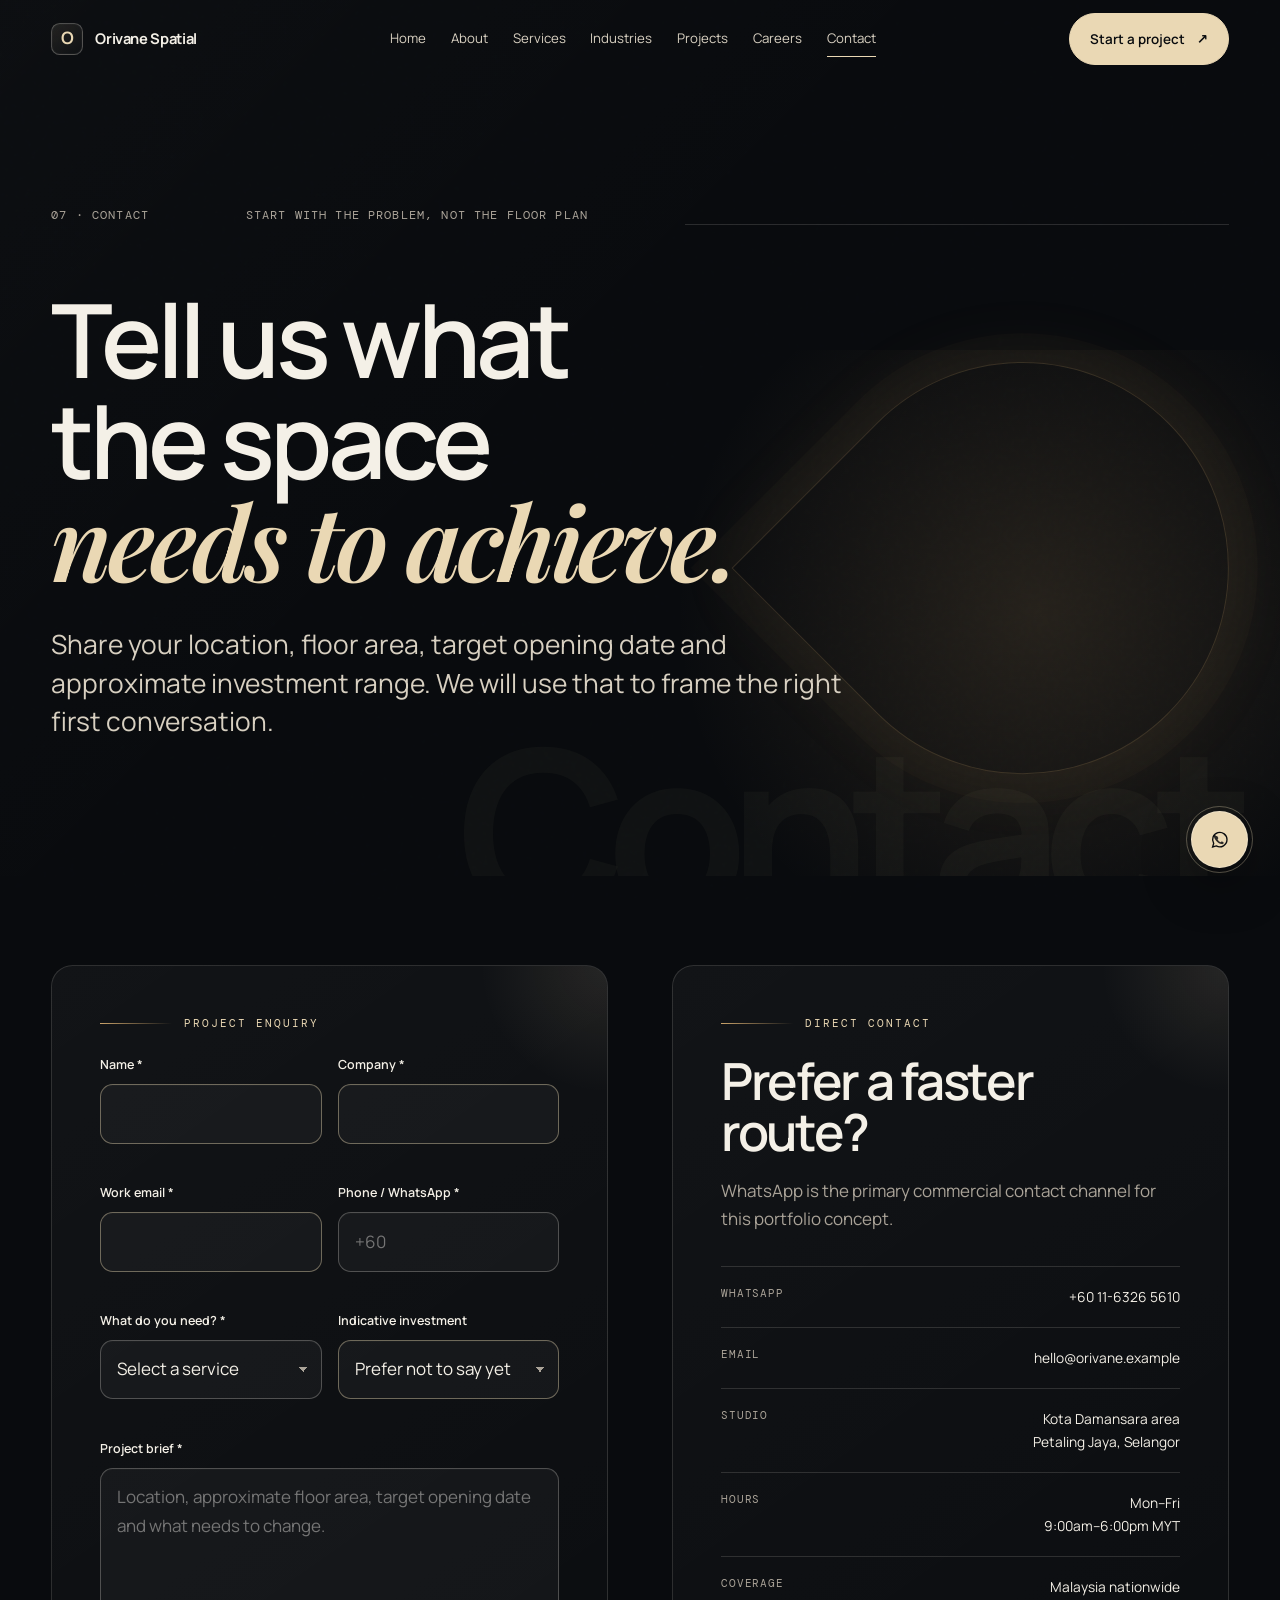
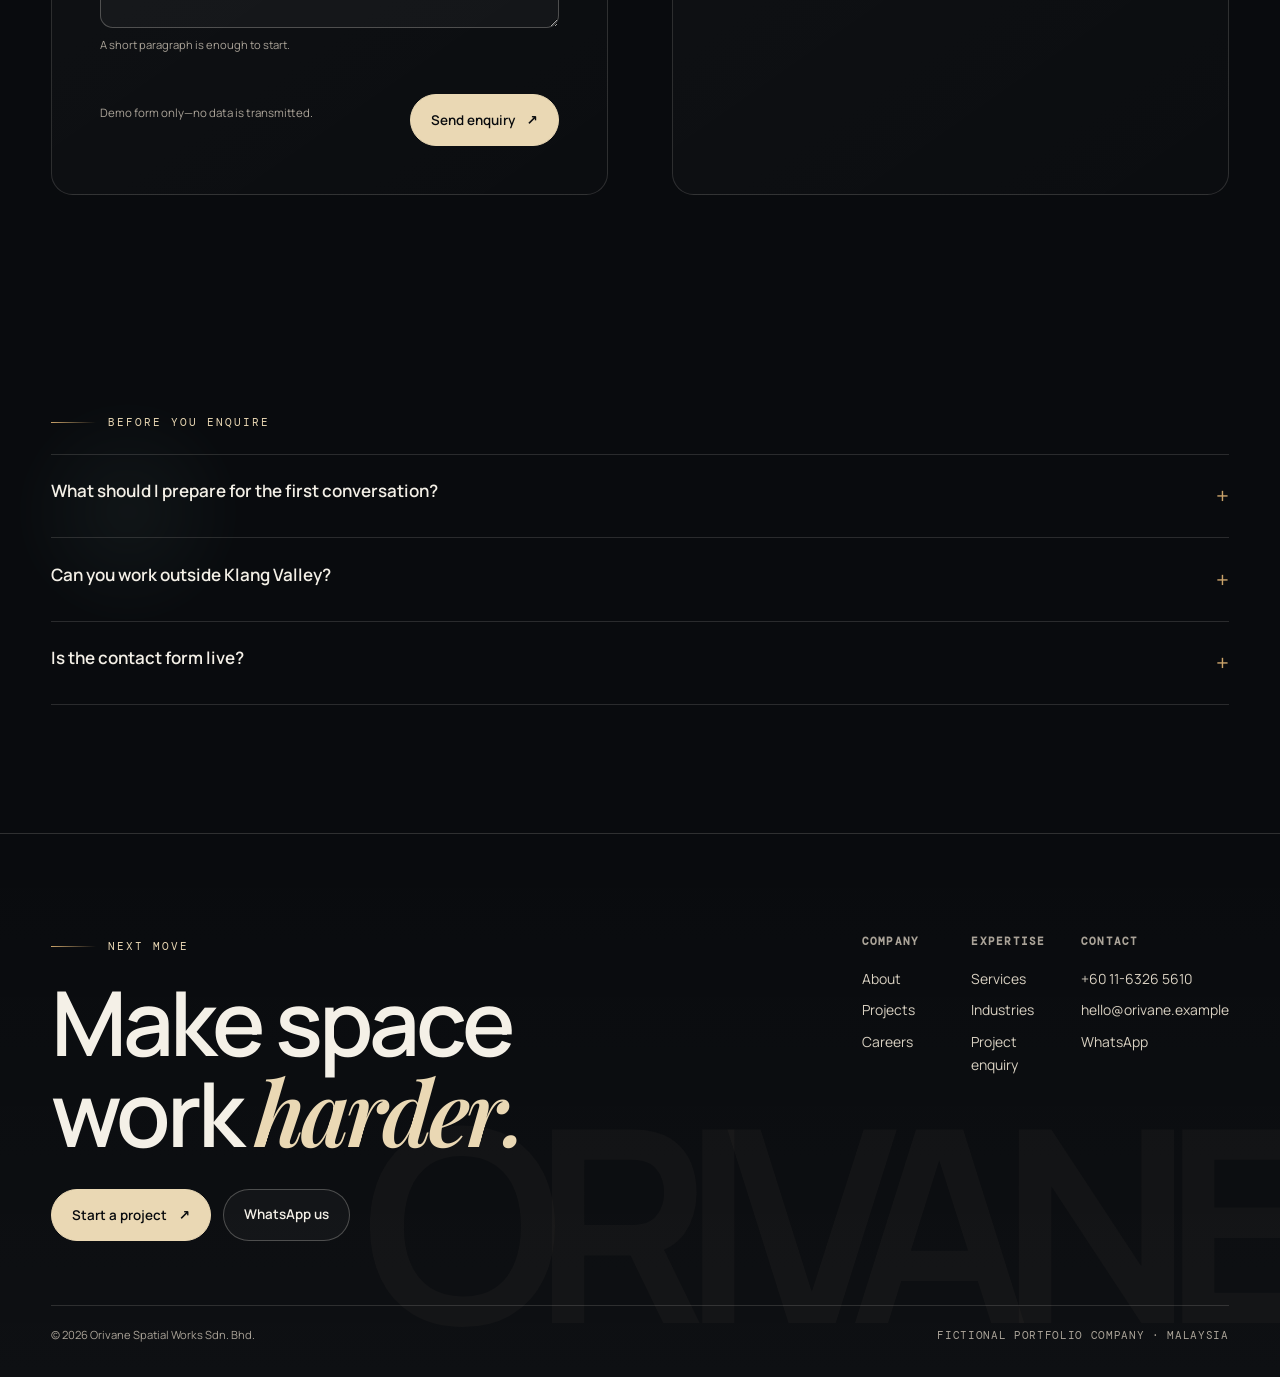
<file: contact/index.html>
<!doctype html><html lang="en-MY"><head><meta charset="utf-8"><meta name="viewport" content="width=device-width, initial-scale=1"><title>Contact Orivane | Commercial Interior Project Enquiries Malaysia</title><meta name="description" content="Start a commercial interior design or fit-out enquiry with Orivane Spatial Works. WhatsApp and project brief channels for Malaysia nationwide."><meta name="theme-color" content="#090b0e"><link rel="canonical" href="https://orivane.example/contact/"><link rel="icon" href="../assets/icons/favicon.svg" type="image/svg+xml"><meta property="og:type" content="website"><meta property="og:title" content="Contact Orivane | Commercial Interior Project Enquiries Malaysia"><meta property="og:description" content="Start a commercial interior design or fit-out enquiry with Orivane Spatial Works. WhatsApp and project brief channels for Malaysia nationwide."><meta property="og:url" content="https://orivane.example/contact/"><meta property="og:site_name" content="Orivane Spatial Works"><meta property="og:locale" content="en_MY"><meta name="twitter:card" content="summary_large_image"><meta name="twitter:title" content="Contact Orivane | Commercial Interior Project Enquiries Malaysia"><meta name="twitter:description" content="Start a commercial interior design or fit-out enquiry with Orivane Spatial Works. WhatsApp and project brief channels for Malaysia nationwide."><link rel="stylesheet" href="../assets/css/site.css"><script defer src="../assets/js/site.js"></script></head><body data-page="contact"><a class="skip-link" href="#main">Skip to content</a>
<div class="scroll-progress" aria-hidden="true"></div>
<header class="site-header" data-header><div class="container nav-wrap">
<a class="brand" href="../" aria-label="Orivane Spatial Works home"><span class="brand-mark" aria-hidden="true">O</span><span>Orivane Spatial</span></a>
<nav class="desktop-nav" aria-label="Primary"><a href="../" data-nav="home">Home</a><a href="../about/" data-nav="about">About</a><a href="../services/" data-nav="services">Services</a><a href="../industries/" data-nav="industries">Industries</a><a href="../projects/" data-nav="projects">Projects</a><a href="../careers/" data-nav="careers">Careers</a><a href="../contact/" data-nav="contact">Contact</a></nav>
<div class="nav-actions"><a class="btn btn-primary nav-cta magnetic" href="../contact/">Start a project <span class="arrow">↗</span></a><button class="menu-toggle" type="button" aria-controls="mobile-menu" aria-expanded="false" aria-label="Open menu"><span class="menu-icon"></span></button></div>
</div></header>
<div class="mobile-menu" id="mobile-menu" aria-hidden="true"><nav aria-label="Mobile primary"><a href="../" data-nav="home">Home</a><a href="../about/" data-nav="about">About</a><a href="../services/" data-nav="services">Services</a><a href="../industries/" data-nav="industries">Industries</a><a href="../projects/" data-nav="projects">Projects</a><a href="../careers/" data-nav="careers">Careers</a><a href="../contact/" data-nav="contact">Contact</a></nav><div class="mobile-menu-foot"><span>Kuala Lumpur · Malaysia</span><span>Nationwide delivery</span></div></div><main id="main">
<section class="page-hero"><div class="container"><div class="page-index"><span>07 · Contact</span><span>Start with the problem, not the floor plan</span></div><h1>Tell us what the space <span class="serif gold">needs to achieve.</span></h1><p class="lede">Share your location, floor area, target opening date and approximate investment range. We will use that to frame the right first conversation.</p></div></section>
<section class="section-sm"><div class="container grid-2"><div class="contact-panel reveal"><div class="eyebrow">Project enquiry</div><form class="form-shell" data-enquiry-form novalidate><div class="field-row"><div class="field"><label for="name">Name *</label><input id="name" name="name" autocomplete="name" required aria-describedby="name-error"><span class="error" id="name-error" aria-live="polite"></span></div><div class="field"><label for="company">Company *</label><input id="company" name="company" autocomplete="organization" required aria-describedby="company-error"><span class="error" id="company-error" aria-live="polite"></span></div></div><div class="field-row"><div class="field"><label for="email">Work email *</label><input id="email" type="email" name="email" autocomplete="email" required aria-describedby="email-error"><span class="error" id="email-error" aria-live="polite"></span></div><div class="field"><label for="phone">Phone / WhatsApp *</label><input id="phone" type="tel" name="phone" autocomplete="tel" required placeholder="+60" aria-describedby="phone-error"><span class="error" id="phone-error" aria-live="polite"></span></div></div><div class="field-row"><div class="field"><label for="service">What do you need? *</label><select id="service" name="service" required aria-describedby="service-error"><option value="">Select a service</option><option>Workplace strategy</option><option>Interior architecture</option><option>Design-build fit-out</option><option>Refresh & retrofit</option><option>Furniture & specification</option><option>Pre-lease due diligence</option><option>Careers</option><option>Other</option></select><span class="error" id="service-error" aria-live="polite"></span></div><div class="field"><label for="budget">Indicative investment</label><select id="budget" name="budget" aria-describedby="budget-error"><option value="">Prefer not to say yet</option><option>Below RM250k</option><option>RM250k–RM500k</option><option>RM500k–RM1m</option><option>RM1m–RM2m</option><option>Above RM2m</option></select><span class="error" id="budget-error"></span></div></div><div class="field"><label for="message">Project brief *</label><textarea id="message" name="message" required aria-describedby="message-hint message-error" placeholder="Location, approximate floor area, target opening date and what needs to change."></textarea><span class="hint" id="message-hint">A short paragraph is enough to start.</span><span class="error" id="message-error" aria-live="polite"></span></div><div class="cluster space-between"><p class="form-note">Demo form only—no data is transmitted.</p><button class="btn btn-primary" type="submit">Send enquiry <span class="arrow">↗</span></button></div><div class="form-status" tabindex="-1" role="status" aria-live="polite"></div></form></div><aside class="contact-panel reveal" data-delay="1"><div class="eyebrow">Direct contact</div><h2 style="font-size:clamp(2.3rem,4vw,4.3rem)">Prefer a faster route?</h2><p class="muted" style="margin-top:1.3rem">WhatsApp is the primary commercial contact channel for this portfolio concept.</p><div class="contact-list"><div class="contact-row"><span>WhatsApp</span><a href="https://wa.me/601163265610?text=Hello%20Orivane%2C%20I%27d%20like%20to%20discuss%20a%20commercial%20space%20project.">+60 11-6326 5610</a></div><div class="contact-row"><span>Email</span><a href="mailto:hello@orivane.example">hello@orivane.example</a></div><div class="contact-row"><span>Studio</span><span>Kota Damansara area<br>Petaling Jaya, Selangor</span></div><div class="contact-row"><span>Hours</span><span>Mon–Fri<br>9:00am–6:00pm MYT</span></div><div class="contact-row"><span>Coverage</span><span>Malaysia nationwide</span></div></div></aside></div></section>
<section class="section"><div class="container faq"><div class="eyebrow reveal">Before you enquire</div><details class="reveal"><summary>What should I prepare for the first conversation?</summary><p>Location, approximate floor area, lease or landlord constraints, target opening date, key operational pain points and an indicative investment range are enough to start.</p></details><details class="reveal"><summary>Can you work outside Klang Valley?</summary><p>Yes. The fictional business model is positioned for nationwide Malaysian delivery, with planning for travel, local trade coordination and site reporting built into the project structure.</p></details><details class="reveal"><summary>Is the contact form live?</summary><p>No. This portfolio website is intentionally client-side only. Submission is simulated in the browser and does not transmit or store your data.</p></details></div></section>
</main><footer class="site-footer"><div class="container"><div class="footer-top"><div><div class="eyebrow">Next move</div><h2 class="footer-title">Make space work <span class="serif gold">harder.</span></h2><div class="cluster" style="margin-top:2rem"><a class="btn btn-primary magnetic" href="../contact/">Start a project <span class="arrow">↗</span></a><a class="btn btn-ghost" href="https://wa.me/601163265610?text=Hello%20Orivane%2C%20I%27d%20like%20to%20discuss%20a%20commercial%20space%20project.">WhatsApp us</a></div></div><div class="footer-nav"><div class="footer-col"><h3>Company</h3><a href="../about/">About</a><a href="../projects/">Projects</a><a href="../careers/">Careers</a></div><div class="footer-col"><h3>Expertise</h3><a href="../services/">Services</a><a href="../industries/">Industries</a><a href="../contact/">Project enquiry</a></div><div class="footer-col"><h3>Contact</h3><a href="tel:+601163265610">+60 11-6326 5610</a><a href="mailto:hello@orivane.example">hello@orivane.example</a><a href="https://wa.me/601163265610?text=Hello%20Orivane%2C%20I%27d%20like%20to%20discuss%20a%20commercial%20space%20project.">WhatsApp</a></div></div></div><div class="footer-bottom"><span>© <span data-year>2026</span> Orivane Spatial Works Sdn. Bhd.</span><span class="fictional">Fictional portfolio company · Malaysia</span></div></div></footer>
<a class="floating-wa" href="https://wa.me/601163265610?text=Hello%20Orivane%2C%20I%27d%20like%20to%20discuss%20a%20commercial%20space%20project." aria-label="Chat with Orivane on WhatsApp"><svg aria-hidden="true" viewBox="0 0 24 24" fill="none"><path d="M20 11.8A8 8 0 0 1 8.1 18.8L4 20l1.2-4A8 8 0 1 1 20 11.8Z" stroke="currentColor" stroke-width="1.5"/><path d="M8.2 8.1c.3-.3.7-.3 1 0l1 1.5c.2.3.2.6 0 .9l-.7.8c.8 1.8 1.9 2.8 3.5 3.5l.8-.8c.3-.3.6-.3.9-.1l1.5 1c.4.2.4.7.2 1-.5.7-1.3 1-2.2.9-2.1-.3-4.3-1.6-5.8-3.2-1.6-1.6-2.8-3.8-3-5.6-.1-.8.2-1.5.8-1.9Z" fill="currentColor" opacity=".85"/></svg></a><script type="application/ld+json">{"@context":"https://schema.org","@type":"Organization","name":"Orivane Spatial Works Sdn. Bhd.","url":"https://orivane.example/contact/","description":"Fictional Malaysian commercial interior design and fit-out company created as a portfolio demonstration.","areaServed":"Malaysia","telephone":"+60 11-6326 5610","email":"hello@orivane.example","address":{"@type":"PostalAddress","addressLocality":"Petaling Jaya","addressRegion":"Selangor","postalCode":"47810","addressCountry":"MY"}}</script></body></html>
</file>
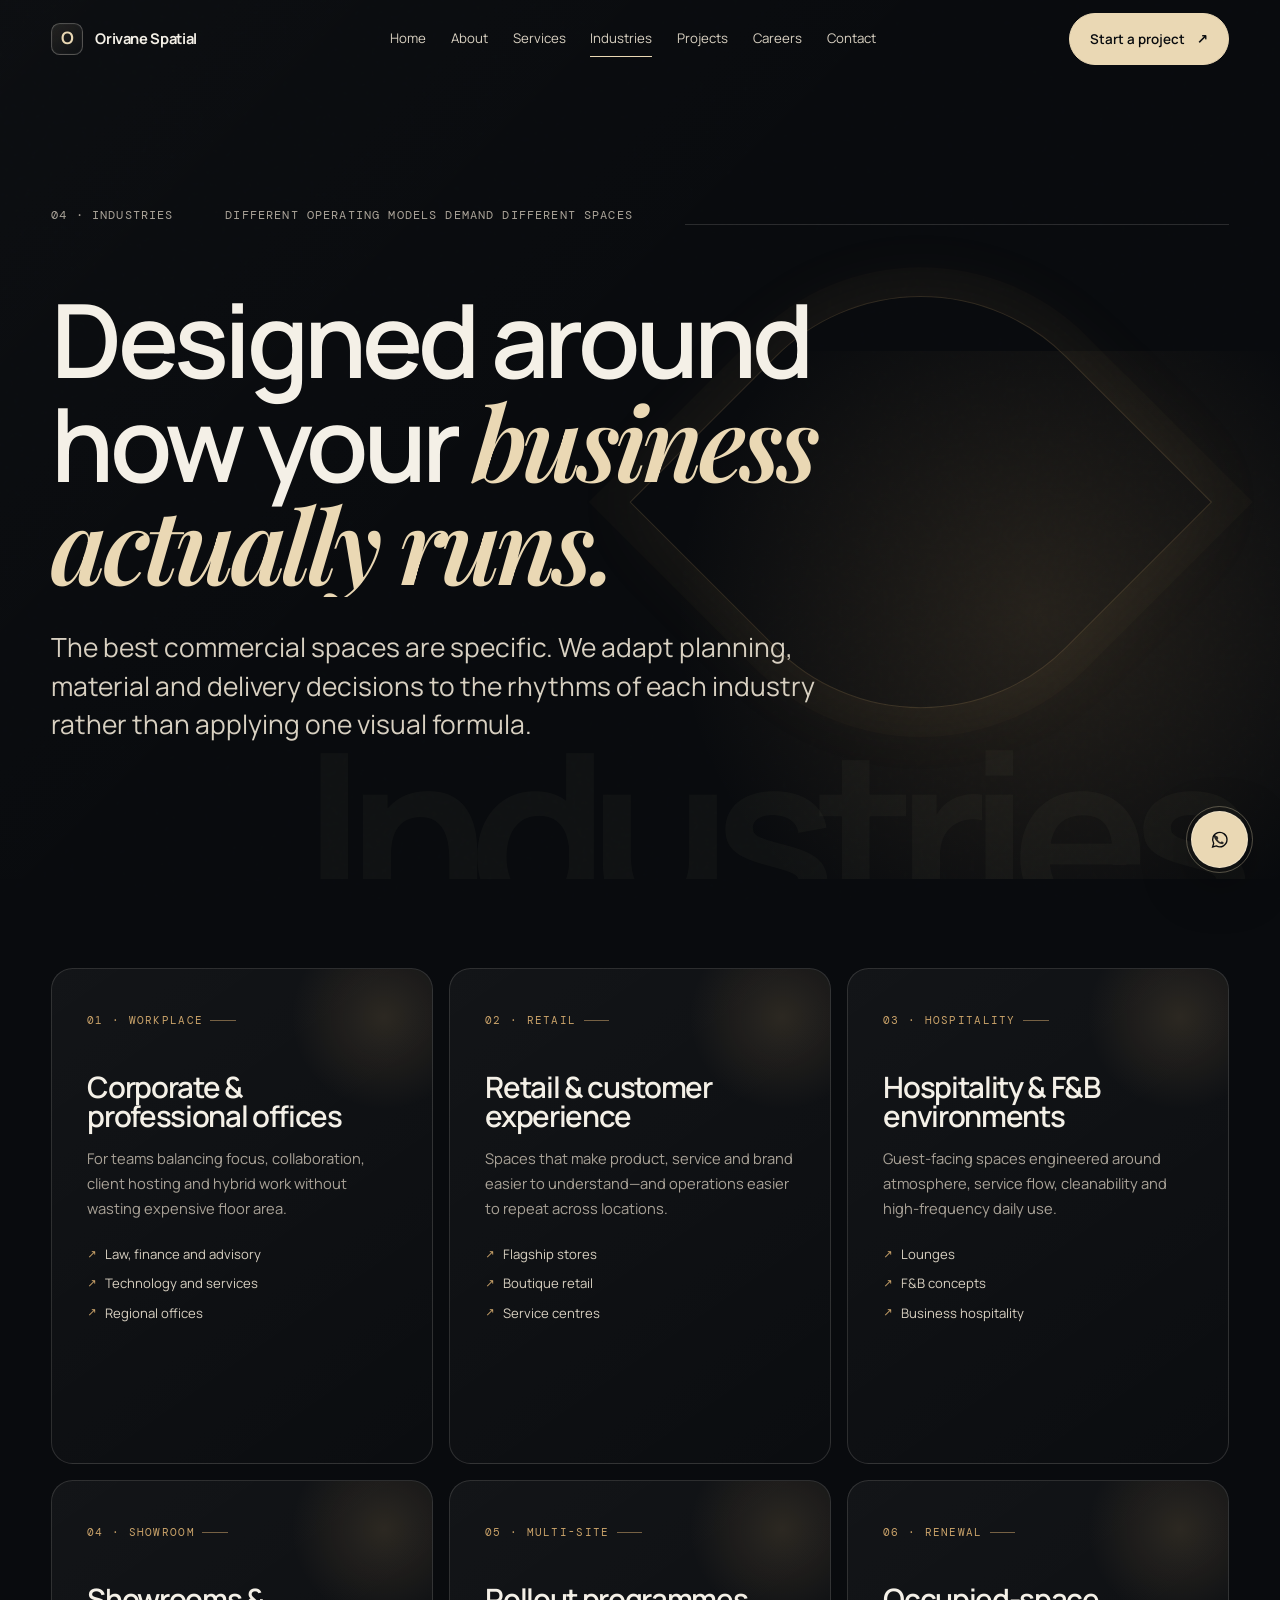
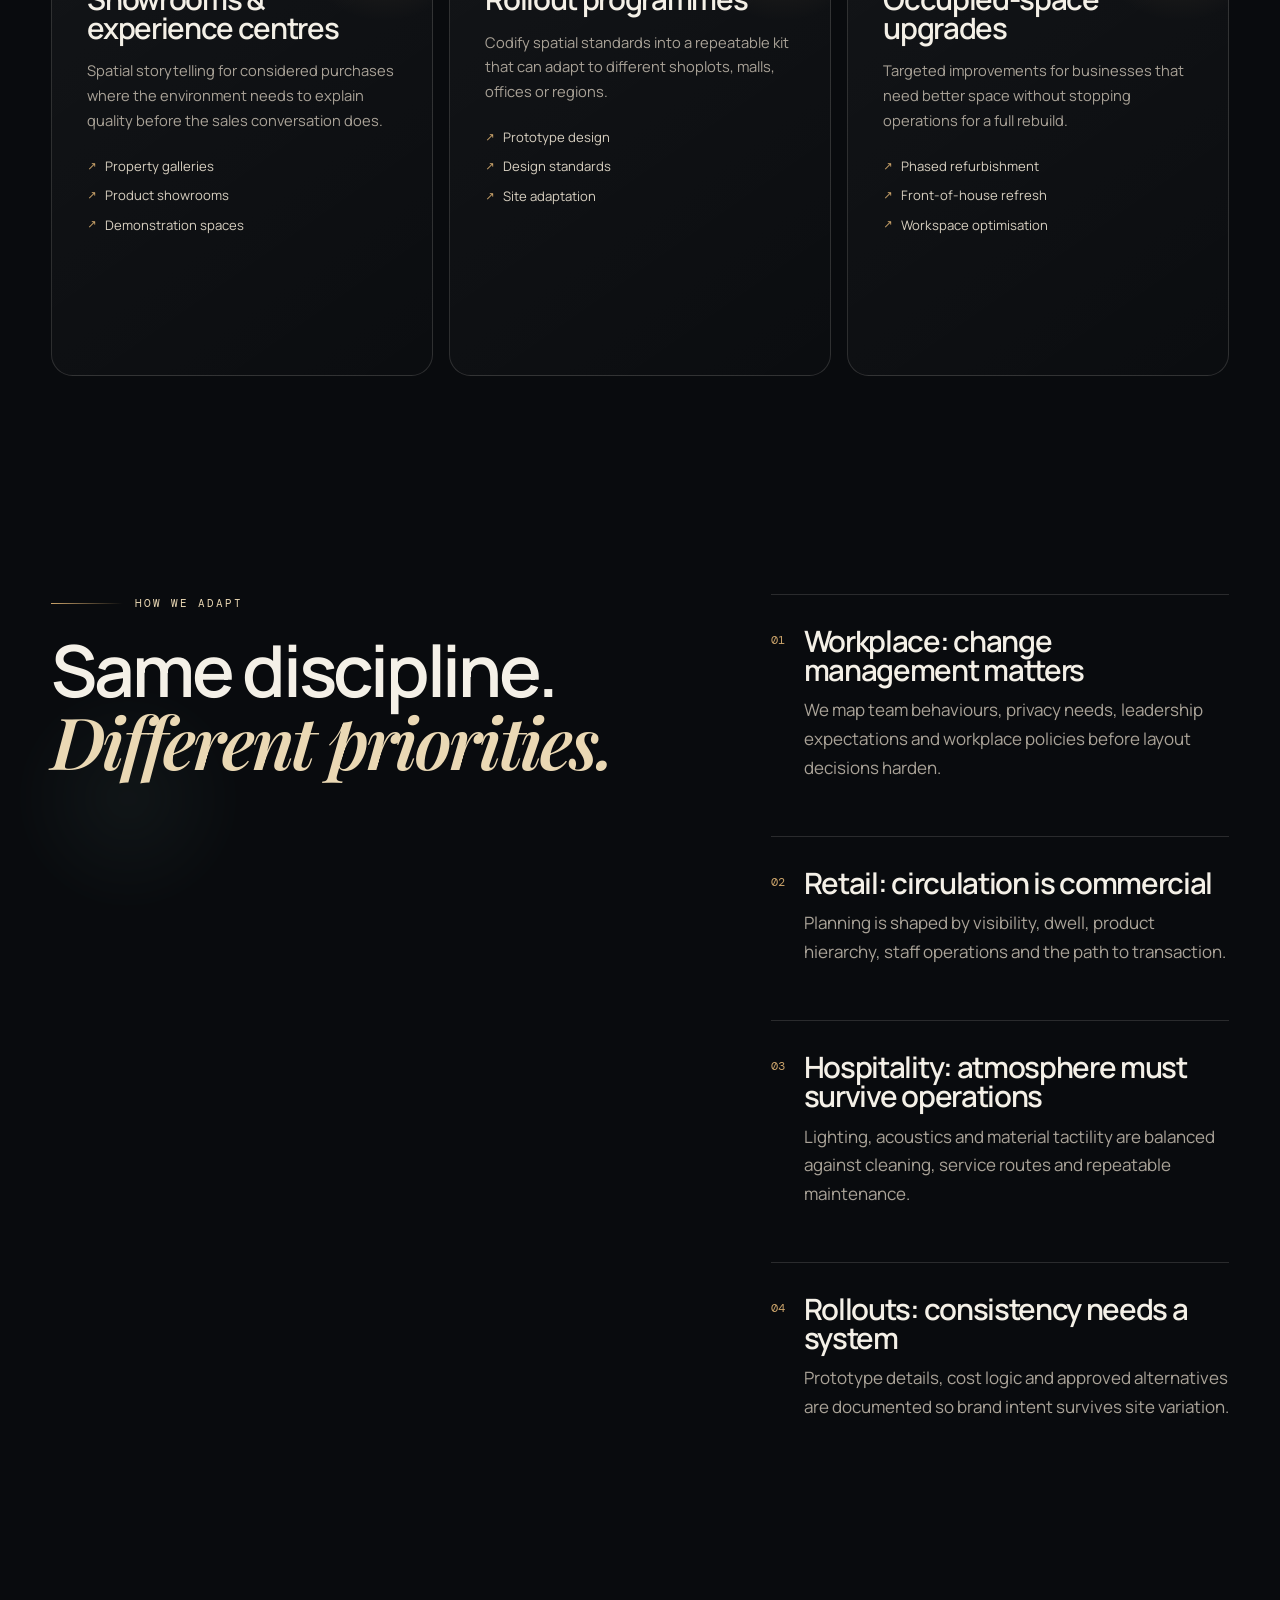
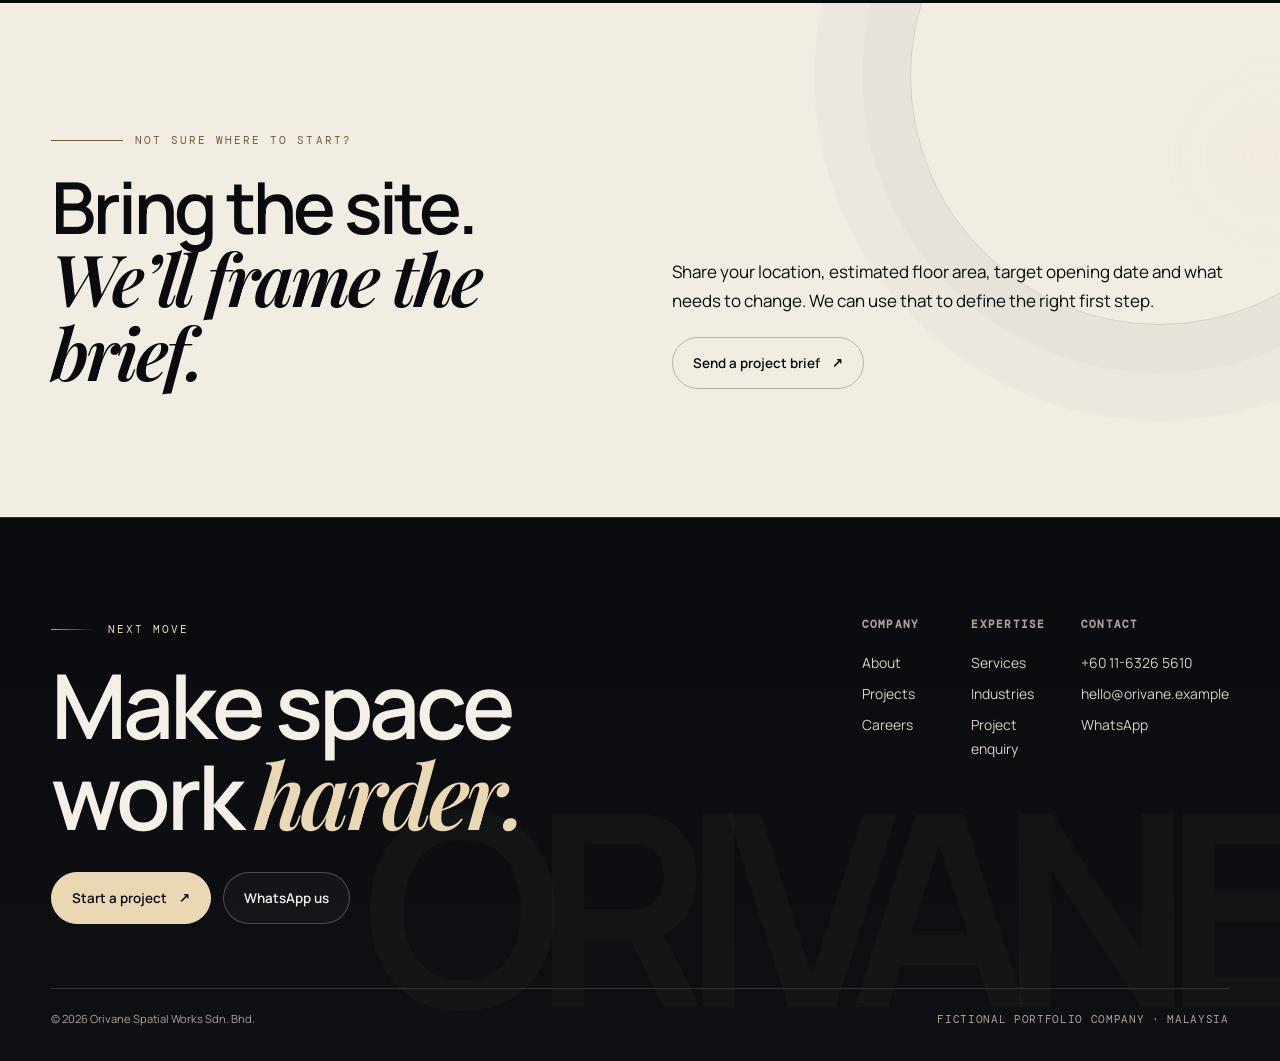
<file: industries/index.html>
<!doctype html><html lang="en-MY"><head><meta charset="utf-8"><meta name="viewport" content="width=device-width, initial-scale=1"><title>Commercial Interior Industries Malaysia | Orivane</title><meta name="description" content="Commercial interior solutions for Malaysian offices, retail, hospitality, showrooms, rollout programmes and occupied-space upgrades."><meta name="theme-color" content="#090b0e"><link rel="canonical" href="https://orivane.example/industries/"><link rel="icon" href="../assets/icons/favicon.svg" type="image/svg+xml"><meta property="og:type" content="website"><meta property="og:title" content="Commercial Interior Industries Malaysia | Orivane"><meta property="og:description" content="Commercial interior solutions for Malaysian offices, retail, hospitality, showrooms, rollout programmes and occupied-space upgrades."><meta property="og:url" content="https://orivane.example/industries/"><meta property="og:site_name" content="Orivane Spatial Works"><meta property="og:locale" content="en_MY"><meta name="twitter:card" content="summary_large_image"><meta name="twitter:title" content="Commercial Interior Industries Malaysia | Orivane"><meta name="twitter:description" content="Commercial interior solutions for Malaysian offices, retail, hospitality, showrooms, rollout programmes and occupied-space upgrades."><link rel="stylesheet" href="../assets/css/site.css"><script defer src="../assets/js/site.js"></script></head><body data-page="industries"><a class="skip-link" href="#main">Skip to content</a>
<div class="scroll-progress" aria-hidden="true"></div>
<header class="site-header" data-header><div class="container nav-wrap">
<a class="brand" href="../" aria-label="Orivane Spatial Works home"><span class="brand-mark" aria-hidden="true">O</span><span>Orivane Spatial</span></a>
<nav class="desktop-nav" aria-label="Primary"><a href="../" data-nav="home">Home</a><a href="../about/" data-nav="about">About</a><a href="../services/" data-nav="services">Services</a><a href="../industries/" data-nav="industries">Industries</a><a href="../projects/" data-nav="projects">Projects</a><a href="../careers/" data-nav="careers">Careers</a><a href="../contact/" data-nav="contact">Contact</a></nav>
<div class="nav-actions"><a class="btn btn-primary nav-cta magnetic" href="../contact/">Start a project <span class="arrow">↗</span></a><button class="menu-toggle" type="button" aria-controls="mobile-menu" aria-expanded="false" aria-label="Open menu"><span class="menu-icon"></span></button></div>
</div></header>
<div class="mobile-menu" id="mobile-menu" aria-hidden="true"><nav aria-label="Mobile primary"><a href="../" data-nav="home">Home</a><a href="../about/" data-nav="about">About</a><a href="../services/" data-nav="services">Services</a><a href="../industries/" data-nav="industries">Industries</a><a href="../projects/" data-nav="projects">Projects</a><a href="../careers/" data-nav="careers">Careers</a><a href="../contact/" data-nav="contact">Contact</a></nav><div class="mobile-menu-foot"><span>Kuala Lumpur · Malaysia</span><span>Nationwide delivery</span></div></div><main id="main">
<section class="page-hero"><div class="container"><div class="page-index"><span>04 · Industries</span><span>Different operating models demand different spaces</span></div><h1>Designed around how your <span class="serif gold">business actually runs.</span></h1><p class="lede">The best commercial spaces are specific. We adapt planning, material and delivery decisions to the rhythms of each industry rather than applying one visual formula.</p></div></section>
<section class="section-sm"><div class="container card-grid"><article class="card service-card reveal"><div class="card-body"><span class="card-index">01 · Workplace</span><h3>Corporate & professional offices</h3><p>For teams balancing focus, collaboration, client hosting and hybrid work without wasting expensive floor area.</p><div class="service-list"><span>Law, finance and advisory</span><span>Technology and services</span><span>Regional offices</span></div></div></article><article class="card service-card reveal" data-delay="1"><div class="card-body"><span class="card-index">02 · Retail</span><h3>Retail & customer experience</h3><p>Spaces that make product, service and brand easier to understand—and operations easier to repeat across locations.</p><div class="service-list"><span>Flagship stores</span><span>Boutique retail</span><span>Service centres</span></div></div></article><article class="card service-card reveal" data-delay="2"><div class="card-body"><span class="card-index">03 · Hospitality</span><h3>Hospitality & F&B environments</h3><p>Guest-facing spaces engineered around atmosphere, service flow, cleanability and high-frequency daily use.</p><div class="service-list"><span>Lounges</span><span>F&B concepts</span><span>Business hospitality</span></div></div></article><article class="card service-card reveal"><div class="card-body"><span class="card-index">04 · Showroom</span><h3>Showrooms & experience centres</h3><p>Spatial storytelling for considered purchases where the environment needs to explain quality before the sales conversation does.</p><div class="service-list"><span>Property galleries</span><span>Product showrooms</span><span>Demonstration spaces</span></div></div></article><article class="card service-card reveal" data-delay="1"><div class="card-body"><span class="card-index">05 · Multi-site</span><h3>Rollout programmes</h3><p>Codify spatial standards into a repeatable kit that can adapt to different shoplots, malls, offices or regions.</p><div class="service-list"><span>Prototype design</span><span>Design standards</span><span>Site adaptation</span></div></div></article><article class="card service-card reveal" data-delay="2"><div class="card-body"><span class="card-index">06 · Renewal</span><h3>Occupied-space upgrades</h3><p>Targeted improvements for businesses that need better space without stopping operations for a full rebuild.</p><div class="service-list"><span>Phased refurbishment</span><span>Front-of-house refresh</span><span>Workspace optimisation</span></div></div></article></div></section>
<section class="section"><div class="container intro-grid"><div class="sticky-col reveal"><div class="eyebrow">How we adapt</div><h2>Same discipline. <span class="serif gold">Different priorities.</span></h2></div><div class="process"><div class="process-step reveal"><div><h3>Workplace: change management matters</h3><p>We map team behaviours, privacy needs, leadership expectations and workplace policies before layout decisions harden.</p></div></div><div class="process-step reveal"><div><h3>Retail: circulation is commercial</h3><p>Planning is shaped by visibility, dwell, product hierarchy, staff operations and the path to transaction.</p></div></div><div class="process-step reveal"><div><h3>Hospitality: atmosphere must survive operations</h3><p>Lighting, acoustics and material tactility are balanced against cleaning, service routes and repeatable maintenance.</p></div></div><div class="process-step reveal"><div><h3>Rollouts: consistency needs a system</h3><p>Prototype details, cost logic and approved alternatives are documented so brand intent survives site variation.</p></div></div></div></div></section>
<section class="section split-band"><div class="container grid-2 align-end"><div class="reveal"><div class="eyebrow">Not sure where to start?</div><h2>Bring the site. <span class="serif">We’ll frame the brief.</span></h2></div><div class="reveal"><p>Share your location, estimated floor area, target opening date and what needs to change. We can use that to define the right first step.</p><a class="btn" href="../contact/">Send a project brief <span class="arrow">↗</span></a></div></div></section>
</main><footer class="site-footer"><div class="container"><div class="footer-top"><div><div class="eyebrow">Next move</div><h2 class="footer-title">Make space work <span class="serif gold">harder.</span></h2><div class="cluster" style="margin-top:2rem"><a class="btn btn-primary magnetic" href="../contact/">Start a project <span class="arrow">↗</span></a><a class="btn btn-ghost" href="https://wa.me/601163265610?text=Hello%20Orivane%2C%20I%27d%20like%20to%20discuss%20a%20commercial%20space%20project.">WhatsApp us</a></div></div><div class="footer-nav"><div class="footer-col"><h3>Company</h3><a href="../about/">About</a><a href="../projects/">Projects</a><a href="../careers/">Careers</a></div><div class="footer-col"><h3>Expertise</h3><a href="../services/">Services</a><a href="../industries/">Industries</a><a href="../contact/">Project enquiry</a></div><div class="footer-col"><h3>Contact</h3><a href="tel:+601163265610">+60 11-6326 5610</a><a href="mailto:hello@orivane.example">hello@orivane.example</a><a href="https://wa.me/601163265610?text=Hello%20Orivane%2C%20I%27d%20like%20to%20discuss%20a%20commercial%20space%20project.">WhatsApp</a></div></div></div><div class="footer-bottom"><span>© <span data-year>2026</span> Orivane Spatial Works Sdn. Bhd.</span><span class="fictional">Fictional portfolio company · Malaysia</span></div></div></footer>
<a class="floating-wa" href="https://wa.me/601163265610?text=Hello%20Orivane%2C%20I%27d%20like%20to%20discuss%20a%20commercial%20space%20project." aria-label="Chat with Orivane on WhatsApp"><svg aria-hidden="true" viewBox="0 0 24 24" fill="none"><path d="M20 11.8A8 8 0 0 1 8.1 18.8L4 20l1.2-4A8 8 0 1 1 20 11.8Z" stroke="currentColor" stroke-width="1.5"/><path d="M8.2 8.1c.3-.3.7-.3 1 0l1 1.5c.2.3.2.6 0 .9l-.7.8c.8 1.8 1.9 2.8 3.5 3.5l.8-.8c.3-.3.6-.3.9-.1l1.5 1c.4.2.4.7.2 1-.5.7-1.3 1-2.2.9-2.1-.3-4.3-1.6-5.8-3.2-1.6-1.6-2.8-3.8-3-5.6-.1-.8.2-1.5.8-1.9Z" fill="currentColor" opacity=".85"/></svg></a><script type="application/ld+json">{"@context":"https://schema.org","@type":"Organization","name":"Orivane Spatial Works Sdn. Bhd.","url":"https://orivane.example/industries/","description":"Fictional Malaysian commercial interior design and fit-out company created as a portfolio demonstration.","areaServed":"Malaysia","telephone":"+60 11-6326 5610","email":"hello@orivane.example","address":{"@type":"PostalAddress","addressLocality":"Petaling Jaya","addressRegion":"Selangor","postalCode":"47810","addressCountry":"MY"}}</script></body></html>
</file>
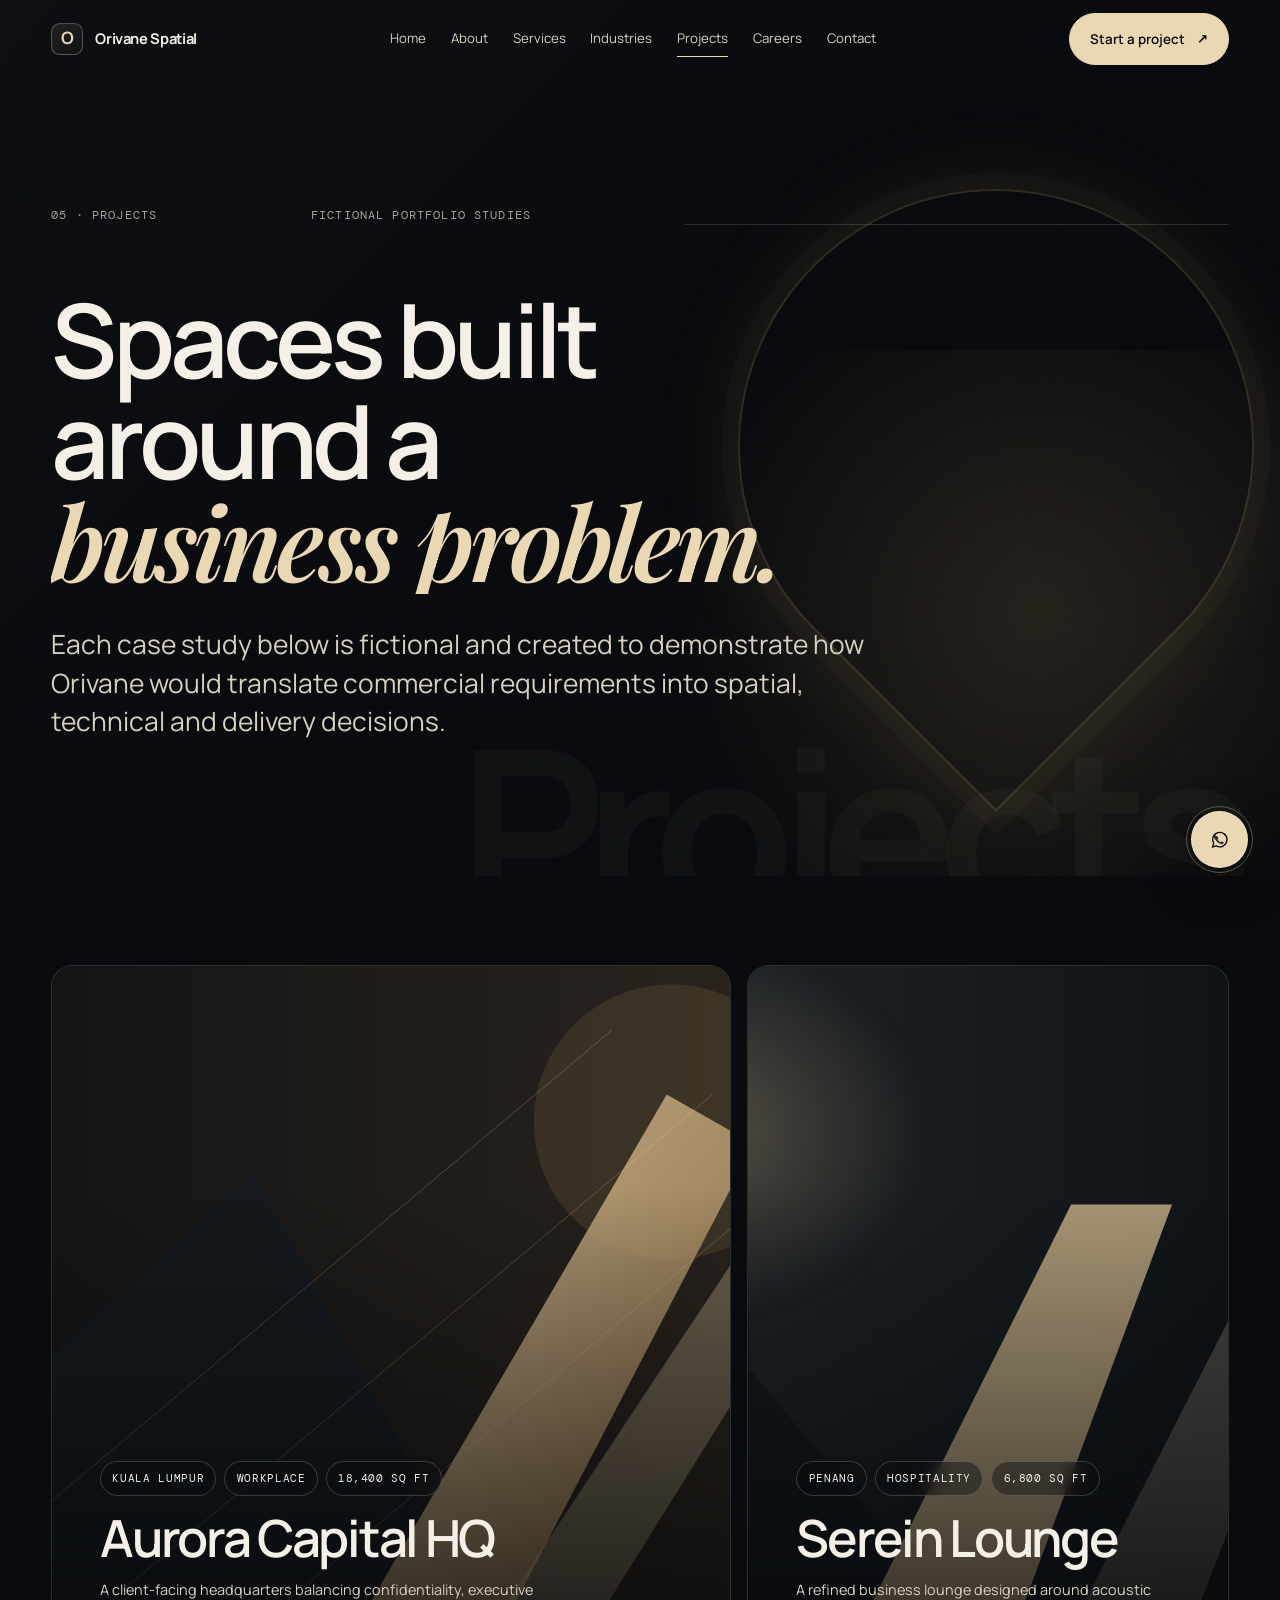
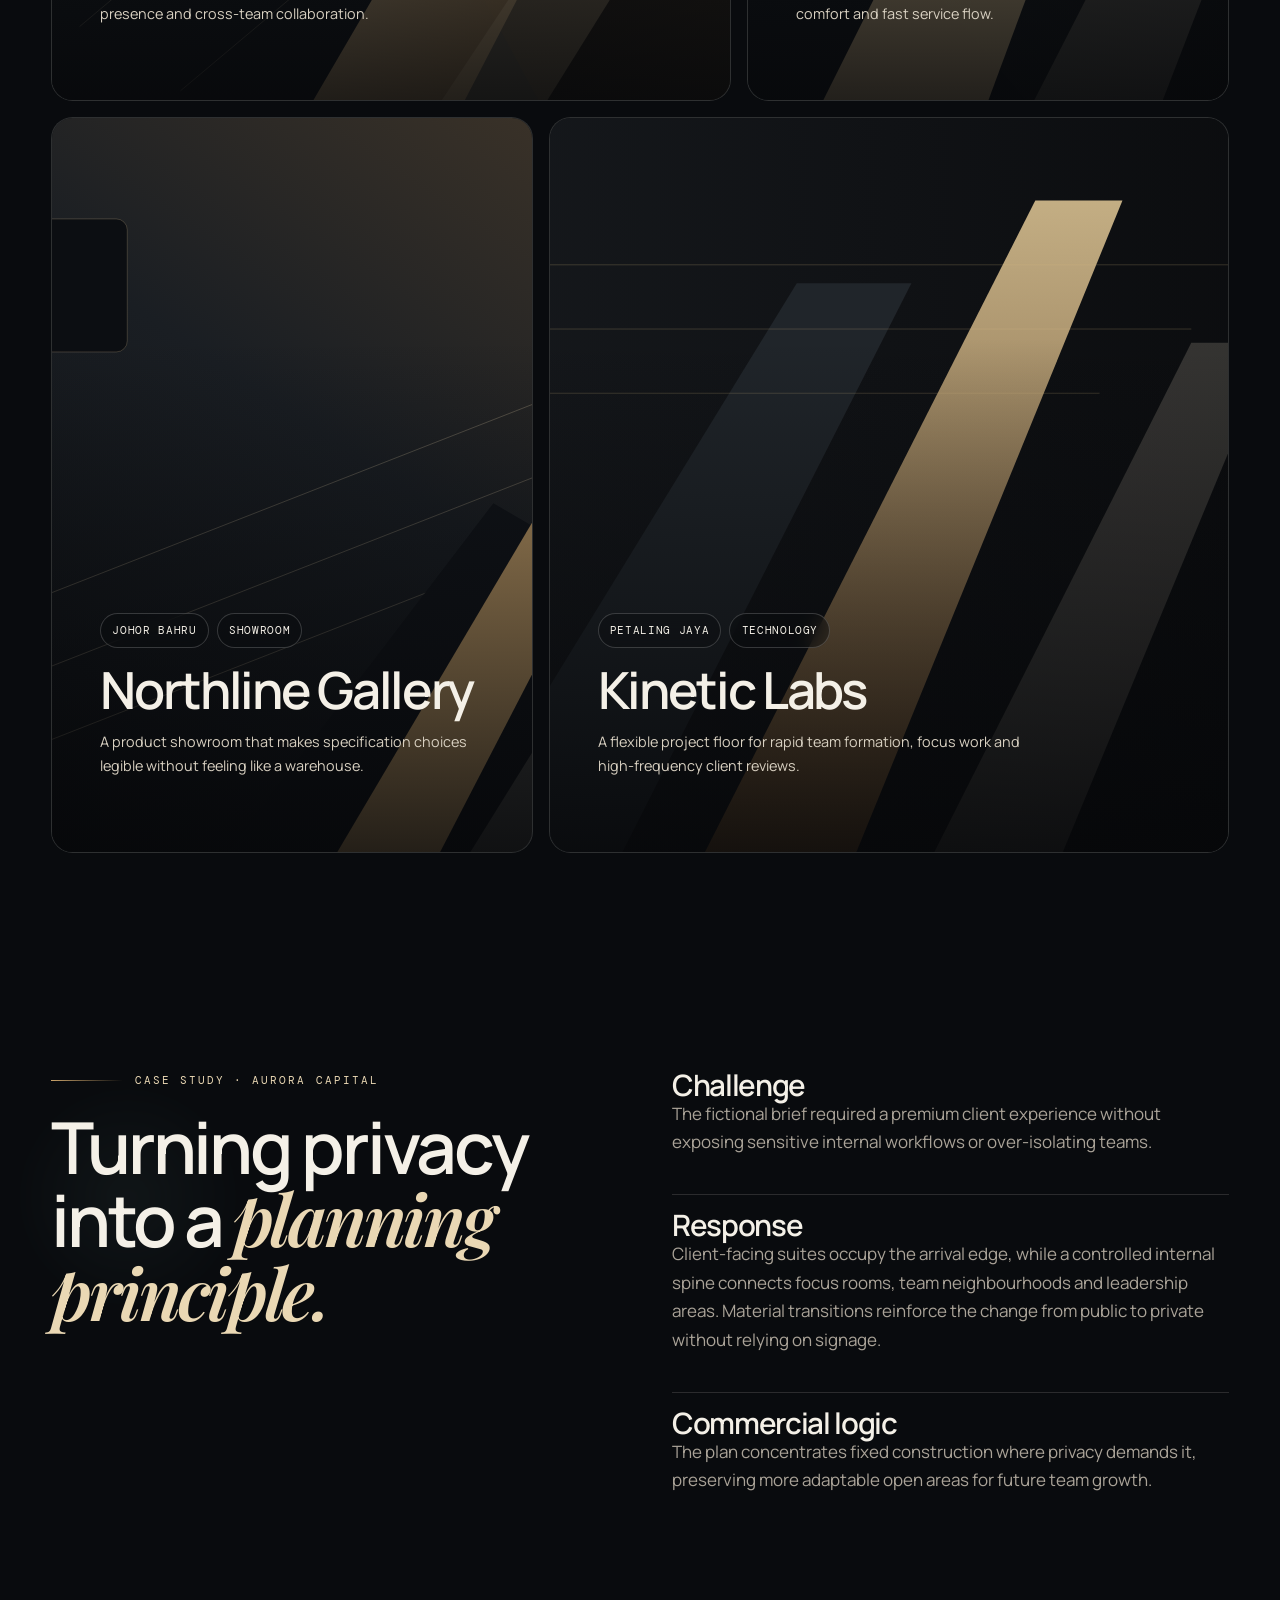
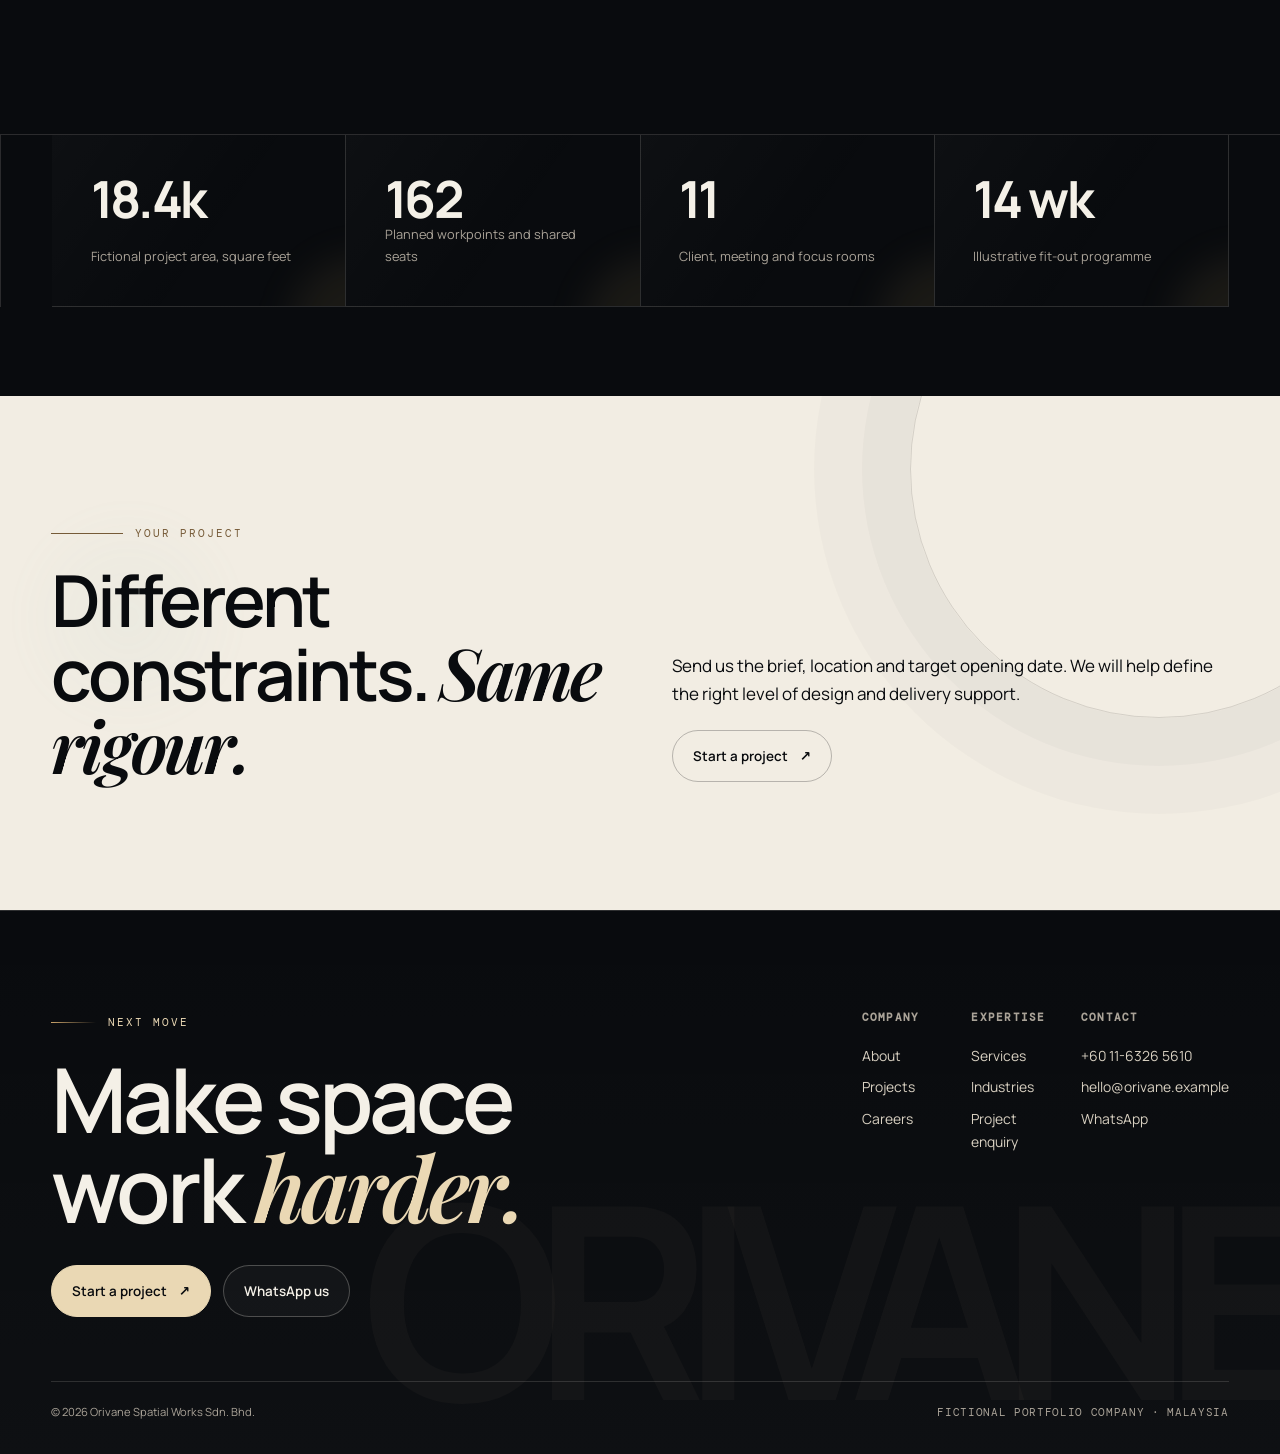
<file: projects/index.html>
<!doctype html><html lang="en-MY"><head><meta charset="utf-8"><meta name="viewport" content="width=device-width, initial-scale=1"><title>Selected Commercial Interior Projects | Orivane Malaysia</title><meta name="description" content="Explore fictional commercial interior case studies for Malaysian workplaces, hospitality, showrooms and technology teams."><meta name="theme-color" content="#090b0e"><link rel="canonical" href="https://orivane.example/projects/"><link rel="icon" href="../assets/icons/favicon.svg" type="image/svg+xml"><meta property="og:type" content="website"><meta property="og:title" content="Selected Commercial Interior Projects | Orivane Malaysia"><meta property="og:description" content="Explore fictional commercial interior case studies for Malaysian workplaces, hospitality, showrooms and technology teams."><meta property="og:url" content="https://orivane.example/projects/"><meta property="og:site_name" content="Orivane Spatial Works"><meta property="og:locale" content="en_MY"><meta name="twitter:card" content="summary_large_image"><meta name="twitter:title" content="Selected Commercial Interior Projects | Orivane Malaysia"><meta name="twitter:description" content="Explore fictional commercial interior case studies for Malaysian workplaces, hospitality, showrooms and technology teams."><link rel="stylesheet" href="../assets/css/site.css"><script defer src="../assets/js/site.js"></script></head><body data-page="projects"><a class="skip-link" href="#main">Skip to content</a>
<div class="scroll-progress" aria-hidden="true"></div>
<header class="site-header" data-header><div class="container nav-wrap">
<a class="brand" href="../" aria-label="Orivane Spatial Works home"><span class="brand-mark" aria-hidden="true">O</span><span>Orivane Spatial</span></a>
<nav class="desktop-nav" aria-label="Primary"><a href="../" data-nav="home">Home</a><a href="../about/" data-nav="about">About</a><a href="../services/" data-nav="services">Services</a><a href="../industries/" data-nav="industries">Industries</a><a href="../projects/" data-nav="projects">Projects</a><a href="../careers/" data-nav="careers">Careers</a><a href="../contact/" data-nav="contact">Contact</a></nav>
<div class="nav-actions"><a class="btn btn-primary nav-cta magnetic" href="../contact/">Start a project <span class="arrow">↗</span></a><button class="menu-toggle" type="button" aria-controls="mobile-menu" aria-expanded="false" aria-label="Open menu"><span class="menu-icon"></span></button></div>
</div></header>
<div class="mobile-menu" id="mobile-menu" aria-hidden="true"><nav aria-label="Mobile primary"><a href="../" data-nav="home">Home</a><a href="../about/" data-nav="about">About</a><a href="../services/" data-nav="services">Services</a><a href="../industries/" data-nav="industries">Industries</a><a href="../projects/" data-nav="projects">Projects</a><a href="../careers/" data-nav="careers">Careers</a><a href="../contact/" data-nav="contact">Contact</a></nav><div class="mobile-menu-foot"><span>Kuala Lumpur · Malaysia</span><span>Nationwide delivery</span></div></div><main id="main">
<section class="page-hero"><div class="container"><div class="page-index"><span>05 · Projects</span><span>Fictional portfolio studies</span></div><h1>Spaces built around a <span class="serif gold">business problem.</span></h1><p class="lede">Each case study below is fictional and created to demonstrate how Orivane would translate commercial requirements into spatial, technical and delivery decisions.</p></div></section>
<section class="section-sm"><div class="container project-grid"><article class="project-card reveal" id="aurora"><img src="../assets/images/project-aurora.svg" alt="Abstract warm geometric interior concept for Aurora Capital headquarters" width="1200" height="800"><div class="project-info"><div class="project-meta"><span class="chip">Kuala Lumpur</span><span class="chip">Workplace</span><span class="chip">18,400 sq ft</span></div><h3>Aurora Capital HQ</h3><p class="max-copy">A client-facing headquarters balancing confidentiality, executive presence and cross-team collaboration.</p></div></article><article class="project-card reveal" id="serein"><img src="../assets/images/project-serein.svg" alt="Abstract hospitality concept for Serein Lounge" width="1200" height="800"><div class="project-info"><div class="project-meta"><span class="chip">Penang</span><span class="chip">Hospitality</span><span class="chip">6,800 sq ft</span></div><h3>Serein Lounge</h3><p>A refined business lounge designed around acoustic comfort and fast service flow.</p></div></article><article class="project-card reveal" id="northline"><img src="../assets/images/project-northline.svg" alt="Abstract retail concept for Northline showroom" width="1200" height="800"><div class="project-info"><div class="project-meta"><span class="chip">Johor Bahru</span><span class="chip">Showroom</span></div><h3>Northline Gallery</h3><p>A product showroom that makes specification choices legible without feeling like a warehouse.</p></div></article><article class="project-card reveal" id="kinetic"><img src="../assets/images/project-kinetic.svg" alt="Abstract workplace concept for Kinetic Labs" width="1200" height="800"><div class="project-info"><div class="project-meta"><span class="chip">Petaling Jaya</span><span class="chip">Technology</span></div><h3>Kinetic Labs</h3><p>A flexible project floor for rapid team formation, focus work and high-frequency client reviews.</p></div></article></div></section>
<section class="section"><div class="container grid-2"><div class="sticky-col reveal"><div class="eyebrow">Case study · Aurora Capital</div><h2>Turning privacy into a <span class="serif gold">planning principle.</span></h2></div><div class="stack"><div class="reveal"><h3>Challenge</h3><p class="muted">The fictional brief required a premium client experience without exposing sensitive internal workflows or over-isolating teams.</p></div><hr class="rule"><div class="reveal"><h3>Response</h3><p class="muted">Client-facing suites occupy the arrival edge, while a controlled internal spine connects focus rooms, team neighbourhoods and leadership areas. Material transitions reinforce the change from public to private without relying on signage.</p></div><hr class="rule"><div class="reveal"><h3>Commercial logic</h3><p class="muted">The plan concentrates fixed construction where privacy demands it, preserving more adaptable open areas for future team growth.</p></div></div></div></section>
<section class="section-sm"><div class="container metrics"><div class="metric reveal"><strong>18.4k</strong><span>Fictional project area, square feet</span></div><div class="metric reveal"><strong>162</strong><span>Planned workpoints and shared seats</span></div><div class="metric reveal"><strong>11</strong><span>Client, meeting and focus rooms</span></div><div class="metric reveal"><strong>14 wk</strong><span>Illustrative fit-out programme</span></div></div></section>
<section class="section split-band"><div class="container grid-2 align-end"><div class="reveal"><div class="eyebrow">Your project</div><h2>Different constraints. <span class="serif">Same rigour.</span></h2></div><div class="reveal"><p>Send us the brief, location and target opening date. We will help define the right level of design and delivery support.</p><a class="btn" href="../contact/">Start a project <span class="arrow">↗</span></a></div></div></section>
</main><footer class="site-footer"><div class="container"><div class="footer-top"><div><div class="eyebrow">Next move</div><h2 class="footer-title">Make space work <span class="serif gold">harder.</span></h2><div class="cluster" style="margin-top:2rem"><a class="btn btn-primary magnetic" href="../contact/">Start a project <span class="arrow">↗</span></a><a class="btn btn-ghost" href="https://wa.me/601163265610?text=Hello%20Orivane%2C%20I%27d%20like%20to%20discuss%20a%20commercial%20space%20project.">WhatsApp us</a></div></div><div class="footer-nav"><div class="footer-col"><h3>Company</h3><a href="../about/">About</a><a href="../projects/">Projects</a><a href="../careers/">Careers</a></div><div class="footer-col"><h3>Expertise</h3><a href="../services/">Services</a><a href="../industries/">Industries</a><a href="../contact/">Project enquiry</a></div><div class="footer-col"><h3>Contact</h3><a href="tel:+601163265610">+60 11-6326 5610</a><a href="mailto:hello@orivane.example">hello@orivane.example</a><a href="https://wa.me/601163265610?text=Hello%20Orivane%2C%20I%27d%20like%20to%20discuss%20a%20commercial%20space%20project.">WhatsApp</a></div></div></div><div class="footer-bottom"><span>© <span data-year>2026</span> Orivane Spatial Works Sdn. Bhd.</span><span class="fictional">Fictional portfolio company · Malaysia</span></div></div></footer>
<a class="floating-wa" href="https://wa.me/601163265610?text=Hello%20Orivane%2C%20I%27d%20like%20to%20discuss%20a%20commercial%20space%20project." aria-label="Chat with Orivane on WhatsApp"><svg aria-hidden="true" viewBox="0 0 24 24" fill="none"><path d="M20 11.8A8 8 0 0 1 8.1 18.8L4 20l1.2-4A8 8 0 1 1 20 11.8Z" stroke="currentColor" stroke-width="1.5"/><path d="M8.2 8.1c.3-.3.7-.3 1 0l1 1.5c.2.3.2.6 0 .9l-.7.8c.8 1.8 1.9 2.8 3.5 3.5l.8-.8c.3-.3.6-.3.9-.1l1.5 1c.4.2.4.7.2 1-.5.7-1.3 1-2.2.9-2.1-.3-4.3-1.6-5.8-3.2-1.6-1.6-2.8-3.8-3-5.6-.1-.8.2-1.5.8-1.9Z" fill="currentColor" opacity=".85"/></svg></a><script type="application/ld+json">{"@context":"https://schema.org","@type":"Organization","name":"Orivane Spatial Works Sdn. Bhd.","url":"https://orivane.example/projects/","description":"Fictional Malaysian commercial interior design and fit-out company created as a portfolio demonstration.","areaServed":"Malaysia","telephone":"+60 11-6326 5610","email":"hello@orivane.example","address":{"@type":"PostalAddress","addressLocality":"Petaling Jaya","addressRegion":"Selangor","postalCode":"47810","addressCountry":"MY"}}</script></body></html>
</file>
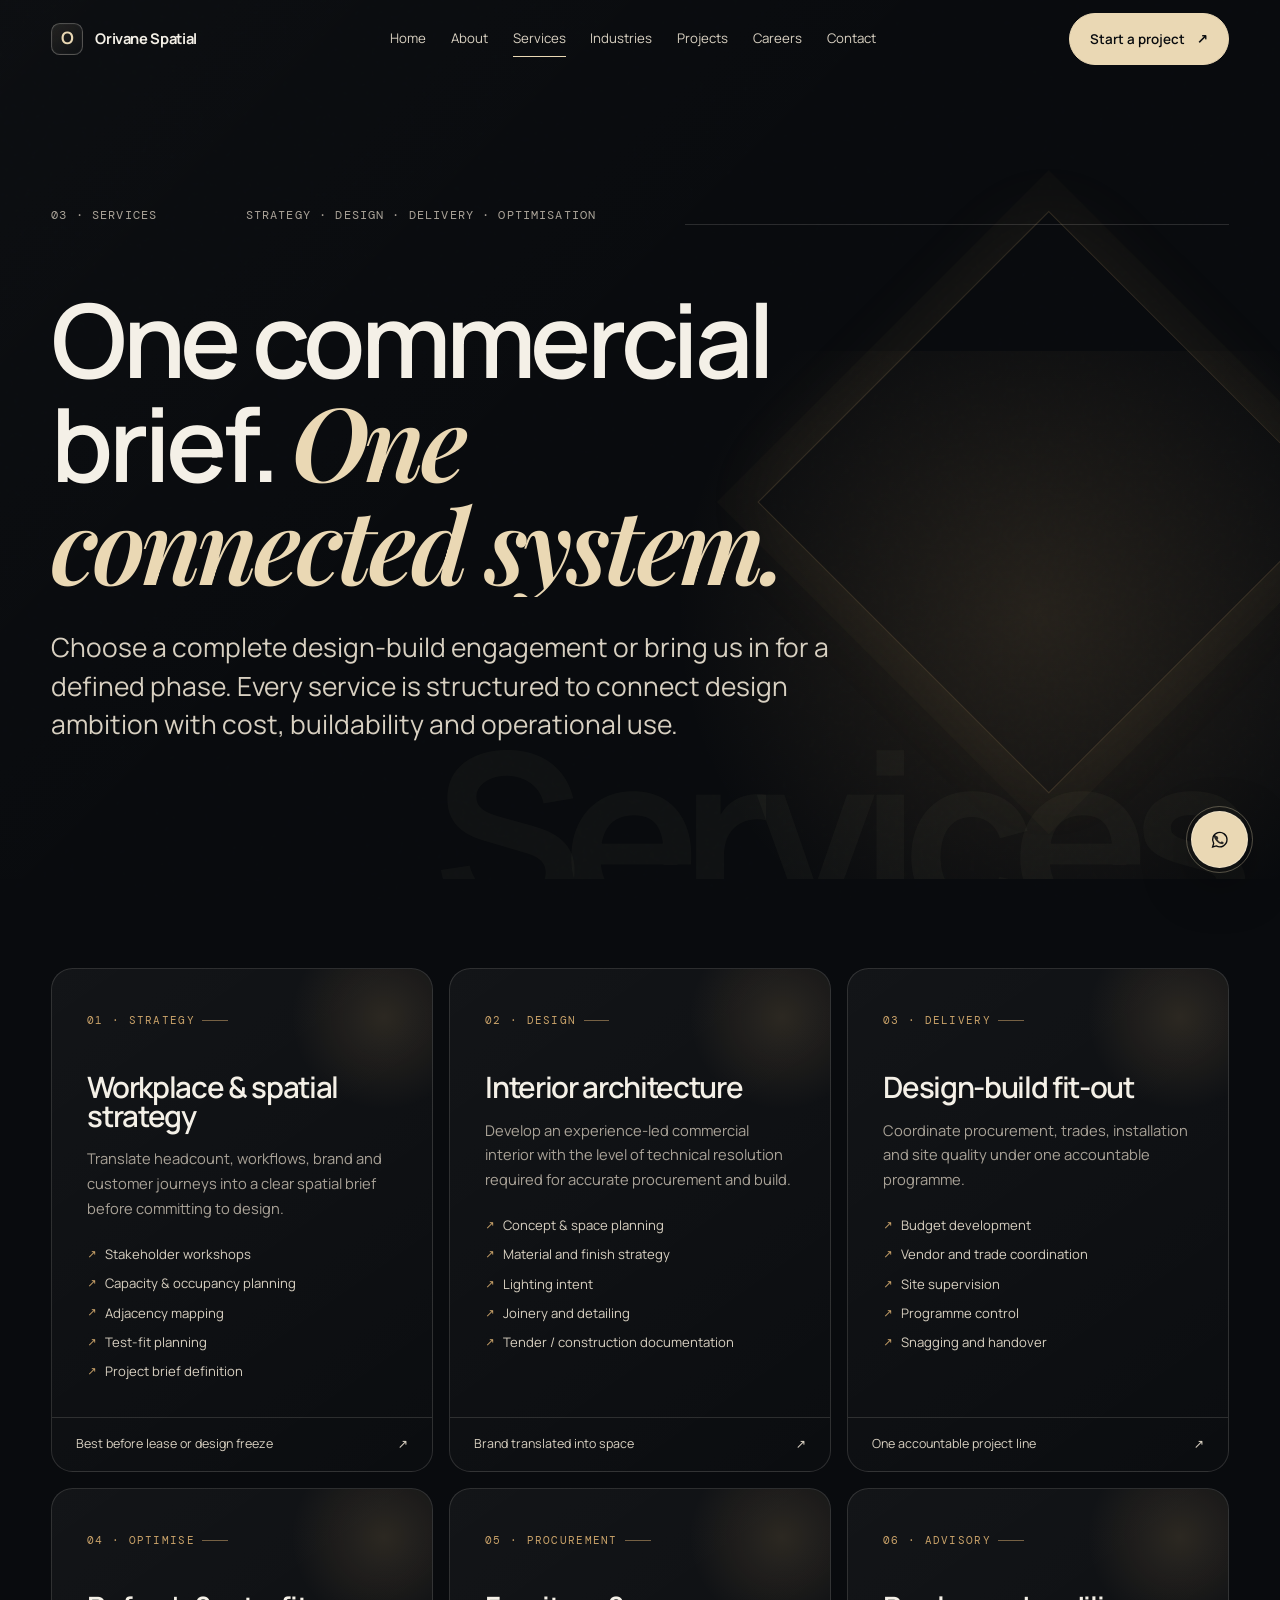
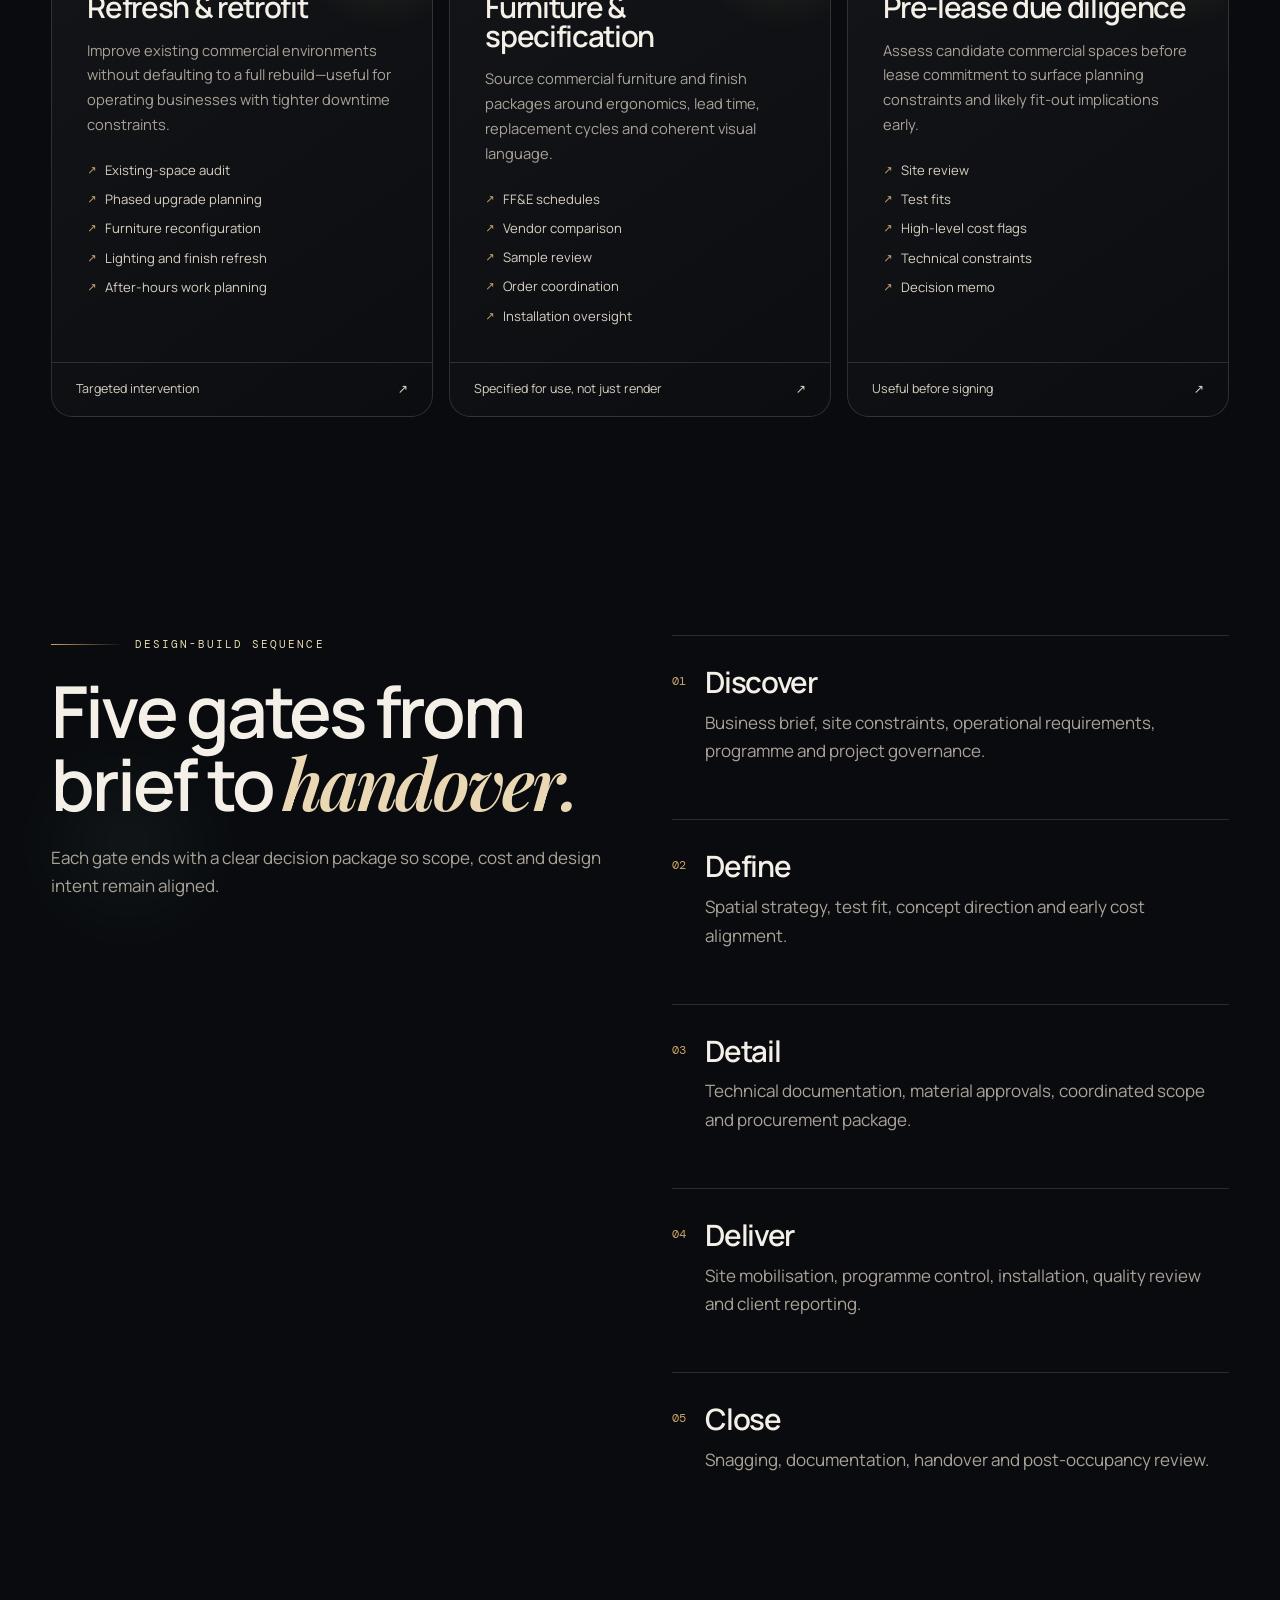
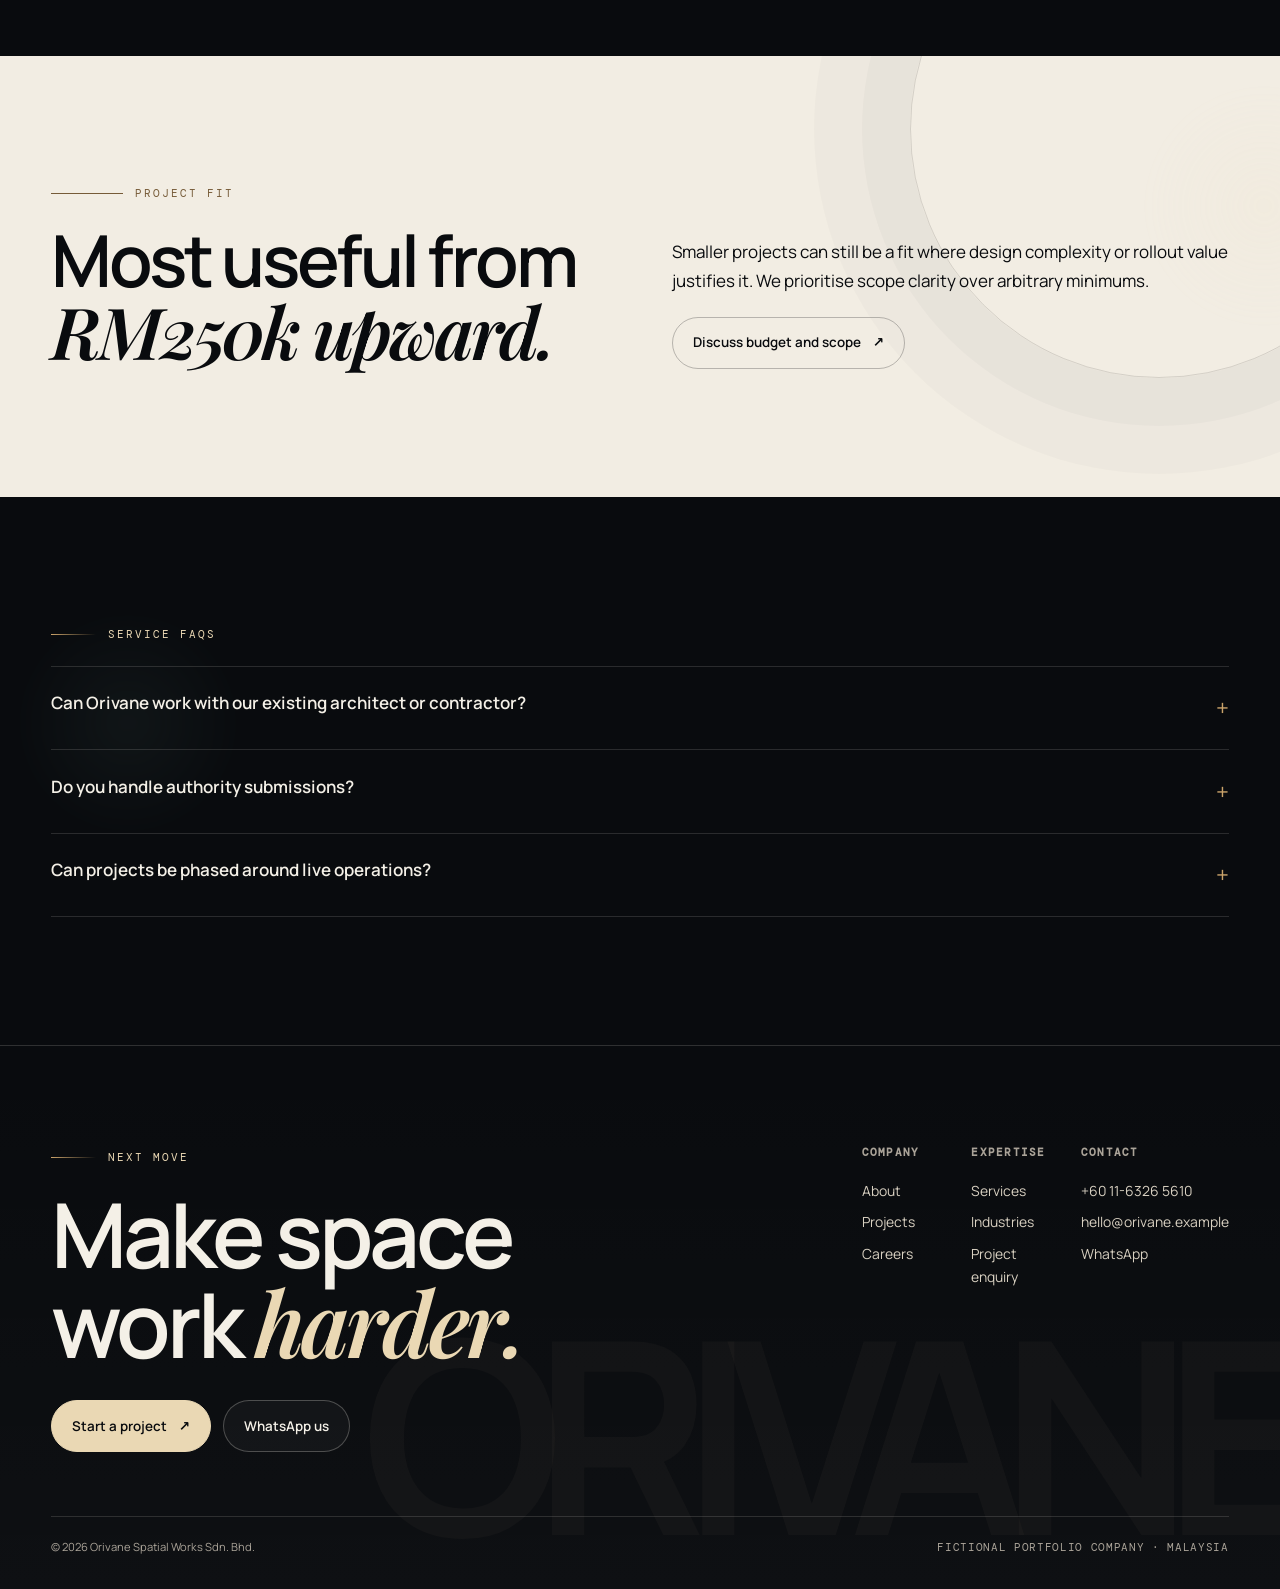
<file: services/index.html>
<!doctype html><html lang="en-MY"><head><meta charset="utf-8"><meta name="viewport" content="width=device-width, initial-scale=1"><title>Commercial Interior Services Malaysia | Orivane Spatial Works</title><meta name="description" content="Workplace strategy, interior architecture, design-build fit-out, commercial refresh, FF&amp;E and pre-lease space advisory across Malaysia."><meta name="theme-color" content="#090b0e"><link rel="canonical" href="https://orivane.example/services/"><link rel="icon" href="../assets/icons/favicon.svg" type="image/svg+xml"><meta property="og:type" content="website"><meta property="og:title" content="Commercial Interior Services Malaysia | Orivane Spatial Works"><meta property="og:description" content="Workplace strategy, interior architecture, design-build fit-out, commercial refresh, FF&amp;E and pre-lease space advisory across Malaysia."><meta property="og:url" content="https://orivane.example/services/"><meta property="og:site_name" content="Orivane Spatial Works"><meta property="og:locale" content="en_MY"><meta name="twitter:card" content="summary_large_image"><meta name="twitter:title" content="Commercial Interior Services Malaysia | Orivane Spatial Works"><meta name="twitter:description" content="Workplace strategy, interior architecture, design-build fit-out, commercial refresh, FF&amp;E and pre-lease space advisory across Malaysia."><link rel="stylesheet" href="../assets/css/site.css"><script defer src="../assets/js/site.js"></script></head><body data-page="services"><a class="skip-link" href="#main">Skip to content</a>
<div class="scroll-progress" aria-hidden="true"></div>
<header class="site-header" data-header><div class="container nav-wrap">
<a class="brand" href="../" aria-label="Orivane Spatial Works home"><span class="brand-mark" aria-hidden="true">O</span><span>Orivane Spatial</span></a>
<nav class="desktop-nav" aria-label="Primary"><a href="../" data-nav="home">Home</a><a href="../about/" data-nav="about">About</a><a href="../services/" data-nav="services">Services</a><a href="../industries/" data-nav="industries">Industries</a><a href="../projects/" data-nav="projects">Projects</a><a href="../careers/" data-nav="careers">Careers</a><a href="../contact/" data-nav="contact">Contact</a></nav>
<div class="nav-actions"><a class="btn btn-primary nav-cta magnetic" href="../contact/">Start a project <span class="arrow">↗</span></a><button class="menu-toggle" type="button" aria-controls="mobile-menu" aria-expanded="false" aria-label="Open menu"><span class="menu-icon"></span></button></div>
</div></header>
<div class="mobile-menu" id="mobile-menu" aria-hidden="true"><nav aria-label="Mobile primary"><a href="../" data-nav="home">Home</a><a href="../about/" data-nav="about">About</a><a href="../services/" data-nav="services">Services</a><a href="../industries/" data-nav="industries">Industries</a><a href="../projects/" data-nav="projects">Projects</a><a href="../careers/" data-nav="careers">Careers</a><a href="../contact/" data-nav="contact">Contact</a></nav><div class="mobile-menu-foot"><span>Kuala Lumpur · Malaysia</span><span>Nationwide delivery</span></div></div><main id="main">
<section class="page-hero"><div class="container"><div class="page-index"><span>03 · Services</span><span>Strategy · Design · Delivery · Optimisation</span></div><h1>One commercial brief. <span class="serif gold">One connected system.</span></h1><p class="lede">Choose a complete design-build engagement or bring us in for a defined phase. Every service is structured to connect design ambition with cost, buildability and operational use.</p></div></section>
<section class="section-sm"><div class="container"><div class="card-grid"><article class="card service-card tilt reveal"><span class="spotlight"></span><div class="card-body"><span class="card-index">01 · Strategy</span><h3>Workplace & spatial strategy</h3><p>Translate headcount, workflows, brand and customer journeys into a clear spatial brief before committing to design.</p><div class="service-list"><span>Stakeholder workshops</span><span>Capacity & occupancy planning</span><span>Adjacency mapping</span><span>Test-fit planning</span><span>Project brief definition</span></div></div><div class="card-foot"><span>Best before lease or design freeze</span><span>↗</span></div></article><article class="card service-card tilt reveal" data-delay="1"><span class="spotlight"></span><div class="card-body"><span class="card-index">02 · Design</span><h3>Interior architecture</h3><p>Develop an experience-led commercial interior with the level of technical resolution required for accurate procurement and build.</p><div class="service-list"><span>Concept & space planning</span><span>Material and finish strategy</span><span>Lighting intent</span><span>Joinery and detailing</span><span>Tender / construction documentation</span></div></div><div class="card-foot"><span>Brand translated into space</span><span>↗</span></div></article><article class="card service-card tilt reveal" data-delay="2"><span class="spotlight"></span><div class="card-body"><span class="card-index">03 · Delivery</span><h3>Design-build fit-out</h3><p>Coordinate procurement, trades, installation and site quality under one accountable programme.</p><div class="service-list"><span>Budget development</span><span>Vendor and trade coordination</span><span>Site supervision</span><span>Programme control</span><span>Snagging and handover</span></div></div><div class="card-foot"><span>One accountable project line</span><span>↗</span></div></article><article class="card service-card tilt reveal"><span class="spotlight"></span><div class="card-body"><span class="card-index">04 · Optimise</span><h3>Refresh & retrofit</h3><p>Improve existing commercial environments without defaulting to a full rebuild—useful for operating businesses with tighter downtime constraints.</p><div class="service-list"><span>Existing-space audit</span><span>Phased upgrade planning</span><span>Furniture reconfiguration</span><span>Lighting and finish refresh</span><span>After-hours work planning</span></div></div><div class="card-foot"><span>Targeted intervention</span><span>↗</span></div></article><article class="card service-card tilt reveal" data-delay="1"><span class="spotlight"></span><div class="card-body"><span class="card-index">05 · Procurement</span><h3>Furniture & specification</h3><p>Source commercial furniture and finish packages around ergonomics, lead time, replacement cycles and coherent visual language.</p><div class="service-list"><span>FF&E schedules</span><span>Vendor comparison</span><span>Sample review</span><span>Order coordination</span><span>Installation oversight</span></div></div><div class="card-foot"><span>Specified for use, not just render</span><span>↗</span></div></article><article class="card service-card tilt reveal" data-delay="2"><span class="spotlight"></span><div class="card-body"><span class="card-index">06 · Advisory</span><h3>Pre-lease due diligence</h3><p>Assess candidate commercial spaces before lease commitment to surface planning constraints and likely fit-out implications early.</p><div class="service-list"><span>Site review</span><span>Test fits</span><span>High-level cost flags</span><span>Technical constraints</span><span>Decision memo</span></div></div><div class="card-foot"><span>Useful before signing</span><span>↗</span></div></article></div></div></section>
<section class="section"><div class="container grid-2"><div class="sticky-col reveal"><div class="eyebrow">Design-build sequence</div><h2>Five gates from brief to <span class="serif gold">handover.</span></h2><p class="muted" style="margin-top:1.5rem">Each gate ends with a clear decision package so scope, cost and design intent remain aligned.</p></div><div class="process"><div class="process-step reveal"><div><h3>Discover</h3><p>Business brief, site constraints, operational requirements, programme and project governance.</p></div></div><div class="process-step reveal"><div><h3>Define</h3><p>Spatial strategy, test fit, concept direction and early cost alignment.</p></div></div><div class="process-step reveal"><div><h3>Detail</h3><p>Technical documentation, material approvals, coordinated scope and procurement package.</p></div></div><div class="process-step reveal"><div><h3>Deliver</h3><p>Site mobilisation, programme control, installation, quality review and client reporting.</p></div></div><div class="process-step reveal"><div><h3>Close</h3><p>Snagging, documentation, handover and post-occupancy review.</p></div></div></div></div></section>
<section class="section split-band"><div class="container grid-2 align-end"><div class="reveal"><div class="eyebrow">Project fit</div><h2>Most useful from <span class="serif">RM250k upward.</span></h2></div><div class="reveal" data-delay="1"><p>Smaller projects can still be a fit where design complexity or rollout value justifies it. We prioritise scope clarity over arbitrary minimums.</p><a class="btn" href="../contact/?service=Design-build%20fit-out">Discuss budget and scope <span class="arrow">↗</span></a></div></div></section>
<section class="section"><div class="container faq"><div class="eyebrow reveal">Service FAQs</div><details class="reveal"><summary>Can Orivane work with our existing architect or contractor?</summary><p>Yes. The fictional service model can be scoped for strategy, interior design, technical coordination or delivery support only, with responsibilities agreed at project start.</p></details><details class="reveal"><summary>Do you handle authority submissions?</summary><p>Where statutory submissions or licensed professionals are required, the project plan would include the appropriate registered consultants and building-management requirements. This portfolio site does not claim regulatory credentials.</p></details><details class="reveal"><summary>Can projects be phased around live operations?</summary><p>Yes. Refresh and retrofit scopes can be sequenced by zone, after-hours window or weekend access where the site and landlord conditions allow it.</p></details></div></section>
</main><footer class="site-footer"><div class="container"><div class="footer-top"><div><div class="eyebrow">Next move</div><h2 class="footer-title">Make space work <span class="serif gold">harder.</span></h2><div class="cluster" style="margin-top:2rem"><a class="btn btn-primary magnetic" href="../contact/">Start a project <span class="arrow">↗</span></a><a class="btn btn-ghost" href="https://wa.me/601163265610?text=Hello%20Orivane%2C%20I%27d%20like%20to%20discuss%20a%20commercial%20space%20project.">WhatsApp us</a></div></div><div class="footer-nav"><div class="footer-col"><h3>Company</h3><a href="../about/">About</a><a href="../projects/">Projects</a><a href="../careers/">Careers</a></div><div class="footer-col"><h3>Expertise</h3><a href="../services/">Services</a><a href="../industries/">Industries</a><a href="../contact/">Project enquiry</a></div><div class="footer-col"><h3>Contact</h3><a href="tel:+601163265610">+60 11-6326 5610</a><a href="mailto:hello@orivane.example">hello@orivane.example</a><a href="https://wa.me/601163265610?text=Hello%20Orivane%2C%20I%27d%20like%20to%20discuss%20a%20commercial%20space%20project.">WhatsApp</a></div></div></div><div class="footer-bottom"><span>© <span data-year>2026</span> Orivane Spatial Works Sdn. Bhd.</span><span class="fictional">Fictional portfolio company · Malaysia</span></div></div></footer>
<a class="floating-wa" href="https://wa.me/601163265610?text=Hello%20Orivane%2C%20I%27d%20like%20to%20discuss%20a%20commercial%20space%20project." aria-label="Chat with Orivane on WhatsApp"><svg aria-hidden="true" viewBox="0 0 24 24" fill="none"><path d="M20 11.8A8 8 0 0 1 8.1 18.8L4 20l1.2-4A8 8 0 1 1 20 11.8Z" stroke="currentColor" stroke-width="1.5"/><path d="M8.2 8.1c.3-.3.7-.3 1 0l1 1.5c.2.3.2.6 0 .9l-.7.8c.8 1.8 1.9 2.8 3.5 3.5l.8-.8c.3-.3.6-.3.9-.1l1.5 1c.4.2.4.7.2 1-.5.7-1.3 1-2.2.9-2.1-.3-4.3-1.6-5.8-3.2-1.6-1.6-2.8-3.8-3-5.6-.1-.8.2-1.5.8-1.9Z" fill="currentColor" opacity=".85"/></svg></a><script type="application/ld+json">{"@context":"https://schema.org","@type":"Organization","name":"Orivane Spatial Works Sdn. Bhd.","url":"https://orivane.example/services/","description":"Fictional Malaysian commercial interior design and fit-out company created as a portfolio demonstration.","areaServed":"Malaysia","telephone":"+60 11-6326 5610","email":"hello@orivane.example","address":{"@type":"PostalAddress","addressLocality":"Petaling Jaya","addressRegion":"Selangor","postalCode":"47810","addressCountry":"MY"}}</script></body></html>
</file>
<file: assets/css/site.css>
@import url('https://fonts.googleapis.com/css2?family=DM+Mono:wght@300;400;500&family=Manrope:wght@400;500;600;700&family=Playfair+Display:ital,wght@0,600;1,600&display=swap');

:root {
  --ink:#090b0e; --ink-2:#0f1216; --ink-3:#161a20; --paper:#f2ede3; --paper-2:#d8d0c1;
  --text:#f4f0e7; --muted:#aaa398; --line:rgba(244,240,231,.14); --line-strong:rgba(244,240,231,.26);
  --gold:#caa36a; --gold-2:#ead8b4; --accent:#9fc0ba; --danger:#ff9d95; --success:#b8d7b5;
  --font-sans:'Manrope',system-ui,-apple-system,BlinkMacSystemFont,'Segoe UI',sans-serif;
  --font-serif:'Playfair Display',Georgia,serif; --font-mono:'DM Mono',ui-monospace,SFMono-Regular,Menlo,monospace;
  --max:1440px; --gutter:clamp(1.15rem,4vw,4.5rem); --radius:1.35rem; --radius-sm:.85rem;
  --shadow:0 30px 100px rgba(0,0,0,.28); --ease:cubic-bezier(.2,.75,.2,1); --header:78px;
}
*{box-sizing:border-box}html{scroll-behavior:smooth;background:var(--ink)}body{margin:0;background:var(--ink);color:var(--text);font-family:var(--font-sans);font-size:clamp(.96rem,.92rem + .18vw,1.08rem);line-height:1.68;overflow-x:hidden;text-rendering:optimizeLegibility}body.menu-open{overflow:hidden}::selection{background:var(--gold-2);color:var(--ink)}img,svg{max-width:100%;display:block}a{color:inherit;text-decoration:none}button,input,textarea,select{font:inherit}button{color:inherit}p{margin:0 0 1.25em}h1,h2,h3,h4{margin:0;line-height:.98;letter-spacing:-.045em;font-weight:600}h1{font-size:clamp(3.3rem,8.5vw,9.6rem)}h2{font-size:clamp(2.4rem,5.6vw,6.5rem)}h3{font-size:clamp(1.35rem,2.3vw,2.25rem)}small,.small{font-size:.78rem}.mono{font-family:var(--font-mono);letter-spacing:.08em;text-transform:uppercase;font-size:.74rem}.serif{font-family:var(--font-serif);font-style:italic;font-weight:600}.muted{color:var(--muted)}.gold{color:var(--gold-2)}
.container{width:min(100%,var(--max));margin-inline:auto;padding-inline:var(--gutter)}.section{position:relative;padding-block:clamp(5.8rem,10vw,10.8rem)}.section-sm{padding-block:clamp(3.8rem,7vw,7rem)}.eyebrow{display:flex;align-items:center;gap:.75rem;color:var(--gold-2);font-family:var(--font-mono);font-size:.7rem;letter-spacing:.16em;text-transform:uppercase;margin-bottom:1.4rem}.eyebrow::before{content:'';width:2.8rem;height:1px;background:linear-gradient(90deg,var(--gold),transparent)}.lede{font-size:clamp(1.1rem,1.2vw + .8rem,1.65rem);line-height:1.45;color:var(--paper-2);max-width:52rem}.rule{border:0;border-top:1px solid var(--line);margin:0}.grid-2{display:grid;grid-template-columns:1fr;gap:clamp(2rem,5vw,6rem)}.grid-3{display:grid;grid-template-columns:1fr;gap:1rem}.stack{display:grid;gap:1rem}.cluster{display:flex;flex-wrap:wrap;gap:.75rem;align-items:center}.space-between{justify-content:space-between}.align-end{align-items:end}.max-copy{max-width:49rem}
.skip-link{position:fixed;z-index:1000;left:1rem;top:1rem;transform:translateY(-180%);padding:.75rem 1rem;background:var(--paper);color:var(--ink);border-radius:.5rem;transition:transform .2s}.skip-link:focus{transform:none}.scroll-progress{position:fixed;z-index:90;top:0;left:0;height:2px;width:100%;transform:scaleX(0);transform-origin:left;background:linear-gradient(90deg,var(--gold),var(--gold-2));will-change:transform}.site-header{position:fixed;z-index:80;top:0;left:0;width:100%;height:var(--header);display:flex;align-items:center;transition:background .4s,border-color .4s,backdrop-filter .4s;border-bottom:1px solid transparent}.site-header.is-scrolled{background:rgba(9,11,14,.76);border-color:var(--line);backdrop-filter:blur(18px)}.nav-wrap{width:100%;display:flex;align-items:center;justify-content:space-between;gap:2rem}.brand{display:inline-flex;align-items:center;gap:.75rem;font-weight:700;letter-spacing:-.02em}.brand-mark{width:2rem;height:2rem;border:1px solid var(--line-strong);border-radius:.55rem;display:grid;place-items:center;color:var(--gold-2);background:linear-gradient(145deg,rgba(234,216,180,.1),rgba(255,255,255,.01));box-shadow:inset 0 0 0 1px rgba(255,255,255,.02)}.brand span:last-child{font-size:.92rem}.desktop-nav{display:none;align-items:center;gap:1.55rem}.desktop-nav a{font-size:.83rem;color:var(--paper-2);position:relative}.desktop-nav a::after{content:'';position:absolute;height:1px;background:var(--gold-2);left:0;right:0;bottom:-.45rem;transform:scaleX(0);transform-origin:right;transition:transform .35s var(--ease)}.desktop-nav a:hover::after,.desktop-nav a[aria-current=page]::after{transform:scaleX(1);transform-origin:left}.nav-actions{display:flex;align-items:center;gap:.65rem}.nav-cta{display:none}.menu-toggle{width:2.7rem;height:2.7rem;border:1px solid var(--line-strong);background:rgba(255,255,255,.03);border-radius:50%;padding:0;display:grid;place-items:center;cursor:pointer}.menu-icon,.menu-icon::before,.menu-icon::after{width:1.05rem;height:1px;background:var(--text);display:block;content:'';transition:.3s var(--ease)}.menu-icon{position:relative}.menu-icon::before{position:absolute;transform:translateY(-5px)}.menu-icon::after{position:absolute;transform:translateY(5px)}.menu-open .menu-icon{background:transparent}.menu-open .menu-icon::before{transform:rotate(45deg)}.menu-open .menu-icon::after{transform:rotate(-45deg)}.mobile-menu{position:fixed;z-index:70;inset:0;background:rgba(8,10,13,.97);padding:calc(var(--header) + 3rem) var(--gutter) 2rem;display:flex;flex-direction:column;justify-content:space-between;opacity:0;visibility:hidden;transform:translateY(-1rem);transition:.4s var(--ease)}.menu-open .mobile-menu{opacity:1;visibility:visible;transform:none}.mobile-menu nav{display:grid}.mobile-menu nav a{font-size:clamp(2.4rem,11vw,4.6rem);line-height:1.12;letter-spacing:-.045em;padding:.22rem 0;color:var(--paper-2)}.mobile-menu nav a[aria-current=page]{color:var(--gold-2)}.mobile-menu-foot{display:flex;justify-content:space-between;color:var(--muted);font-size:.8rem;border-top:1px solid var(--line);padding-top:1.2rem}
.btn{--btn-bg:transparent;display:inline-flex;align-items:center;justify-content:center;gap:.75rem;min-height:3.25rem;padding:.8rem 1.25rem;border:1px solid var(--line-strong);border-radius:999px;background:var(--btn-bg);color:var(--text);font-size:.84rem;font-weight:600;cursor:pointer;position:relative;overflow:hidden;isolation:isolate;transition:transform .25s var(--ease),border-color .25s,background .25s,color .25s}.btn::before{content:'';position:absolute;inset:0;background:var(--gold-2);transform:translateY(105%);transition:transform .35s var(--ease);z-index:-1}.btn:hover::before{transform:none}.btn:hover{color:var(--ink);border-color:var(--gold-2)}.btn:focus-visible,.menu-toggle:focus-visible,a:focus-visible,input:focus-visible,textarea:focus-visible,select:focus-visible{outline:2px solid var(--gold-2);outline-offset:4px}.btn-primary{background:var(--gold-2);color:var(--ink);border-color:var(--gold-2)}.btn-primary::before{background:var(--text)}.btn-ghost{background:rgba(255,255,255,.03)}.arrow{transition:transform .25s var(--ease)}.btn:hover .arrow,.text-link:hover .arrow{transform:translate(3px,-2px)}.text-link{display:inline-flex;align-items:center;gap:.55rem;color:var(--gold-2);font-size:.86rem;font-weight:600}
.hero{min-height:min(100svh,980px);display:flex;align-items:end;position:relative;overflow:hidden;padding-top:var(--header);background:radial-gradient(circle at 72% 16%,rgba(202,163,106,.18),transparent 30%),linear-gradient(180deg,#0a0d11,#090b0e)}.hero-media{position:absolute;inset:0;pointer-events:none}.hero-media img{width:100%;height:100%;object-fit:cover;opacity:.65;filter:saturate(.86) contrast(1.05);transform:scale(1.02)}.hero-media::after{content:'';position:absolute;inset:0;background:linear-gradient(90deg,rgba(9,11,14,.9) 0%,rgba(9,11,14,.5) 52%,rgba(9,11,14,.16) 100%),linear-gradient(0deg,var(--ink) 0%,transparent 42%)}.hero-grid{position:relative;z-index:2;width:100%;display:grid;gap:2.5rem;padding-block:clamp(7rem,15vh,10rem) clamp(3rem,7vh,6rem)}.hero-title{max-width:13ch;text-wrap:balance}.hero-title .line{display:block;overflow:hidden;padding-bottom:.05em}.hero-title .line>span{display:block}.hero-copy{max-width:38rem;color:var(--paper-2);font-size:clamp(1.05rem,1.1vw + .75rem,1.45rem);margin-top:1.6rem}.hero-actions{display:flex;flex-wrap:wrap;gap:.75rem;margin-top:2rem}.hero-kicker{display:flex;gap:1rem;align-items:center}.hero-kicker .index{font-family:var(--font-mono);font-size:.7rem;color:var(--gold-2)}.hero-kicker .label{font-family:var(--font-mono);font-size:.7rem;letter-spacing:.12em;text-transform:uppercase;color:var(--muted)}.hero-meta{display:grid;grid-template-columns:repeat(2,minmax(0,1fr));gap:1rem;border-top:1px solid var(--line);padding-top:1.25rem;max-width:34rem}.hero-meta strong{display:block;font-size:1rem}.hero-meta span{display:block;color:var(--muted);font-size:.77rem;margin-top:.25rem}.orb{position:absolute;border-radius:50%;filter:blur(70px);opacity:.18;pointer-events:none}.orb-a{width:22rem;height:22rem;background:var(--gold);right:-7rem;top:20%}.orb-b{width:18rem;height:18rem;background:#6a948f;left:25%;bottom:-8rem}
.page-hero{padding-top:calc(var(--header) + clamp(5rem,10vw,10rem));padding-bottom:clamp(4rem,8vw,8rem);position:relative;overflow:hidden}.page-hero::after{content:'';position:absolute;inset:auto -20% 0 42%;height:60%;background:radial-gradient(circle,rgba(202,163,106,.15),transparent 64%);pointer-events:none}.page-hero h1{font-size:clamp(3.5rem,8vw,8rem);max-width:12ch}.page-hero .lede{margin-top:2rem}.page-index{display:flex;justify-content:space-between;gap:2rem;align-items:end;margin-bottom:4rem;color:var(--muted);font-family:var(--font-mono);font-size:.72rem;letter-spacing:.1em;text-transform:uppercase}.page-index::after{content:'';height:1px;background:var(--line);flex:1;max-width:34rem}
.intro-grid{display:grid;gap:2rem}.display-copy{font-size:clamp(2rem,4.5vw,5.1rem);line-height:1.03;letter-spacing:-.045em;max-width:18ch}.display-copy em{font-family:var(--font-serif);font-style:italic;color:var(--gold-2)}.copy-columns{columns:1;column-gap:3rem;color:var(--paper-2)}
.metrics{display:grid;grid-template-columns:repeat(2,1fr);border-top:1px solid var(--line);border-left:1px solid var(--line)}.metric{padding:clamp(1.4rem,3vw,2.5rem);border-right:1px solid var(--line);border-bottom:1px solid var(--line);min-height:10rem;display:flex;flex-direction:column;justify-content:space-between}.metric strong{font-size:clamp(2.2rem,4vw,4.4rem);line-height:1;letter-spacing:-.05em}.metric span{color:var(--muted);font-size:.8rem;max-width:16rem}
.card-grid{display:grid;grid-template-columns:1fr;gap:1rem}.card{border:1px solid var(--line);border-radius:var(--radius);background:linear-gradient(145deg,rgba(255,255,255,.045),rgba(255,255,255,.012));overflow:hidden;position:relative;transition:transform .45s var(--ease),border-color .35s,background .35s}.card:hover{border-color:var(--line-strong);background:linear-gradient(145deg,rgba(255,255,255,.06),rgba(255,255,255,.016))}.card-body{padding:clamp(1.5rem,3vw,2.2rem)}.card-index{font-family:var(--font-mono);font-size:.67rem;letter-spacing:.12em;color:var(--gold);text-transform:uppercase}.card h3{margin-top:2.5rem;margin-bottom:1rem}.card p{color:var(--muted);font-size:.92rem}.card-foot{display:flex;justify-content:space-between;align-items:center;border-top:1px solid var(--line);padding:1rem 1.5rem;color:var(--paper-2);font-size:.78rem}.icon-disc{width:3rem;height:3rem;border:1px solid var(--line);border-radius:50%;display:grid;place-items:center;color:var(--gold-2)}.icon-disc svg{width:1.1rem;height:1.1rem}.service-card{min-height:28rem;display:flex;flex-direction:column;justify-content:space-between}.service-card::after{content:'';position:absolute;width:12rem;height:12rem;border-radius:50%;background:radial-gradient(circle,rgba(202,163,106,.15),transparent 68%);top:-3rem;right:-3rem}.service-list{display:grid;gap:.45rem;margin-top:1.4rem}.service-list span{display:flex;gap:.55rem;align-items:flex-start;color:var(--paper-2);font-size:.82rem}.service-list span::before{content:'↗';color:var(--gold);font-size:.7rem;padding-top:.12rem}
.project-grid{display:grid;gap:1rem}.project-card{position:relative;min-height:clamp(26rem,58vw,46rem);border-radius:var(--radius);overflow:hidden;border:1px solid var(--line);isolation:isolate}.project-card img{position:absolute;inset:0;width:100%;height:100%;object-fit:cover;transition:transform .9s var(--ease),filter .6s}.project-card::after{content:'';position:absolute;inset:0;background:linear-gradient(180deg,transparent 30%,rgba(5,6,8,.82) 100%);z-index:1}.project-card:hover img{transform:scale(1.035);filter:saturate(1.08)}.project-info{position:absolute;z-index:2;inset:auto 0 0;padding:clamp(1.5rem,4vw,3rem);display:flex;flex-direction:column;gap:1rem}.project-info h3{font-size:clamp(1.8rem,4vw,4rem)}.project-meta{display:flex;flex-wrap:wrap;gap:.5rem}.chip{display:inline-flex;padding:.45rem .7rem;border:1px solid rgba(255,255,255,.18);background:rgba(10,12,15,.42);backdrop-filter:blur(9px);border-radius:999px;font-size:.68rem;font-family:var(--font-mono);letter-spacing:.06em;text-transform:uppercase}
.marquee{overflow:hidden;border-block:1px solid var(--line);padding:1.1rem 0}.marquee-track{display:flex;width:max-content;animation:marquee 28s linear infinite}.marquee span{font-family:var(--font-mono);letter-spacing:.12em;text-transform:uppercase;color:var(--muted);font-size:.72rem;padding-right:3rem}.marquee b{color:var(--gold);font-weight:400;margin-right:3rem}@keyframes marquee{to{transform:translateX(-50%)}}
.process{counter-reset:process}.process-step{display:grid;grid-template-columns:auto 1fr;gap:1.2rem;padding:2rem 0;border-top:1px solid var(--line);counter-increment:process}.process-step::before{content:'0' counter(process);font-family:var(--font-mono);color:var(--gold);font-size:.72rem;padding-top:.25rem}.process-step h3{margin-bottom:.75rem}.process-step p{color:var(--muted);max-width:45rem}
.quote{position:relative;padding:clamp(2rem,6vw,5rem);border:1px solid var(--line);border-radius:var(--radius);background:radial-gradient(circle at 85% 18%,rgba(202,163,106,.14),transparent 32%),var(--ink-2)}.quote blockquote{font-size:clamp(1.8rem,4vw,4.6rem);line-height:1.14;letter-spacing:-.04em;margin:0;max-width:20ch}.quote cite{display:block;color:var(--muted);font-style:normal;margin-top:2rem;font-size:.8rem}.quote-mark{font-family:var(--font-serif);font-size:8rem;line-height:.7;color:rgba(234,216,180,.12);position:absolute;right:2rem;top:2rem}
.split-band{background:var(--paper);color:var(--ink)}.split-band .eyebrow{color:#765b38}.split-band .eyebrow::before{background:#765b38}.split-band .muted{color:#5f5b54}.split-band .btn{color:var(--ink);border-color:rgba(9,11,14,.25)}.split-band .btn::before{background:var(--ink)}.split-band .btn:hover{color:var(--text);border-color:var(--ink)}
.logo-strip{display:flex;gap:1rem;flex-wrap:wrap}.logo-pill{flex:1 1 12rem;min-height:6rem;display:grid;place-items:center;border:1px solid var(--line);border-radius:var(--radius-sm);font-family:var(--font-mono);font-size:.8rem;letter-spacing:.12em;color:var(--muted)}
.team-grid{display:grid;grid-template-columns:1fr;gap:1rem}.person{border:1px solid var(--line);border-radius:var(--radius);overflow:hidden;background:var(--ink-2)}.person-media{aspect-ratio:5/5.6;overflow:hidden}.person-media img{width:100%;height:100%;object-fit:cover;filter:grayscale(.25);transition:transform .6s var(--ease),filter .4s}.person:hover img{transform:scale(1.025);filter:grayscale(0)}.person-body{padding:1.3rem}.person-body h3{font-size:1.35rem;margin-bottom:.25rem}.person-body p{font-size:.8rem;color:var(--muted);margin:0}
.timeline{display:grid}.timeline-item{display:grid;grid-template-columns:5rem 1fr;gap:1.4rem;padding:1.6rem 0;border-top:1px solid var(--line)}.timeline-year{font-family:var(--font-mono);color:var(--gold);font-size:.72rem}.timeline-item h3{font-size:1.3rem;margin-bottom:.5rem}.timeline-item p{color:var(--muted);font-size:.9rem}
.job-list{border-top:1px solid var(--line)}.job{display:grid;gap:1rem;padding:1.8rem 0;border-bottom:1px solid var(--line);align-items:center}.job h3{font-size:1.35rem}.job-meta{display:flex;gap:.5rem;flex-wrap:wrap;color:var(--muted);font-family:var(--font-mono);font-size:.68rem;text-transform:uppercase;letter-spacing:.08em}.job .btn{justify-self:start}
.form-shell{display:grid;gap:1.25rem}.field-row{display:grid;grid-template-columns:1fr;gap:1rem}.field{display:grid;gap:.5rem}.field label{font-size:.78rem;font-weight:600}.field .hint{color:var(--muted);font-size:.7rem}.field input,.field textarea,.field select{width:100%;border:1px solid var(--line-strong);background:rgba(255,255,255,.035);color:var(--text);border-radius:.8rem;padding:.9rem 1rem;min-height:3.35rem;outline:none;transition:border-color .2s,background .2s}.field textarea{min-height:10rem;resize:vertical}.field select{appearance:none;background-image:linear-gradient(45deg,transparent 50%,var(--muted) 50%),linear-gradient(135deg,var(--muted) 50%,transparent 50%);background-position:calc(100% - 18px) 50%,calc(100% - 13px) 50%;background-size:5px 5px,5px 5px;background-repeat:no-repeat}.field input:focus,.field textarea:focus,.field select:focus{border-color:var(--gold);background:rgba(255,255,255,.055)}.field [aria-invalid=true]{border-color:var(--danger)}.error{color:var(--danger);font-size:.72rem;min-height:1em}.form-status{border:1px solid var(--line);border-radius:.85rem;padding:1rem;display:none}.form-status.show{display:block}.form-status.success{border-color:rgba(184,215,181,.45);background:rgba(184,215,181,.08);color:var(--success)}.form-note{color:var(--muted);font-size:.72rem}.contact-panel{border:1px solid var(--line);border-radius:var(--radius);padding:clamp(1.5rem,4vw,3rem);background:linear-gradient(145deg,rgba(255,255,255,.04),rgba(255,255,255,.01))}.contact-list{display:grid;margin-top:2rem}.contact-row{padding:1.15rem 0;border-top:1px solid var(--line);display:flex;justify-content:space-between;gap:1rem;align-items:flex-start}.contact-row span:first-child{font-family:var(--font-mono);font-size:.66rem;letter-spacing:.08em;text-transform:uppercase;color:var(--muted)}.contact-row span:last-child,.contact-row a{max-width:18rem;text-align:right;font-size:.86rem}
.faq details{border-top:1px solid var(--line);padding:1.4rem 0}.faq details:last-child{border-bottom:1px solid var(--line)}.faq summary{cursor:pointer;list-style:none;font-weight:600;display:flex;justify-content:space-between;gap:1rem}.faq summary::-webkit-details-marker{display:none}.faq summary::after{content:'+';color:var(--gold);font-size:1.4rem;font-weight:400;transition:transform .2s}.faq details[open] summary::after{transform:rotate(45deg)}.faq details p{color:var(--muted);max-width:48rem;margin-top:1rem}
.site-footer{border-top:1px solid var(--line);padding:clamp(4rem,8vw,7rem) 0 2rem}.footer-top{display:grid;gap:3rem}.footer-title{font-size:clamp(3rem,7vw,7.5rem);max-width:11ch}.footer-nav{display:grid;grid-template-columns:repeat(2,1fr);gap:2rem}.footer-col h3{font-family:var(--font-mono);font-size:.66rem;letter-spacing:.12em;text-transform:uppercase;color:var(--muted);margin-bottom:1rem}.footer-col a{display:block;color:var(--paper-2);font-size:.87rem;padding:.25rem 0}.footer-col a:hover{color:var(--gold-2)}.footer-bottom{margin-top:4rem;padding-top:1.3rem;border-top:1px solid var(--line);display:flex;flex-direction:column;gap:.75rem;color:var(--muted);font-size:.7rem}.fictional{font-family:var(--font-mono);letter-spacing:.06em;text-transform:uppercase}.floating-wa{position:fixed;z-index:60;right:clamp(1rem,2.5vw,2.2rem);bottom:clamp(1rem,2.5vw,2.2rem);width:3.55rem;height:3.55rem;border-radius:50%;display:grid;place-items:center;background:var(--gold-2);color:var(--ink);box-shadow:0 16px 50px rgba(0,0,0,.35);border:1px solid rgba(255,255,255,.25);transition:transform .25s var(--ease)}.floating-wa:hover{transform:translateY(-4px) rotate(-4deg)}.floating-wa svg{width:1.35rem}
.reveal{opacity:0;transform:translateY(28px);transition:opacity .8s var(--ease),transform .8s var(--ease)}.reveal.in-view{opacity:1;transform:none}.reveal[data-delay="1"]{transition-delay:.08s}.reveal[data-delay="2"]{transition-delay:.16s}.reveal[data-delay="3"]{transition-delay:.24s}.hero-title .line>span{transform:translateY(110%);animation:heroIn 1s var(--ease) forwards}.hero-title .line:nth-child(2)>span{animation-delay:.08s}.hero-title .line:nth-child(3)>span{animation-delay:.16s}@keyframes heroIn{to{transform:none}}.spotlight{position:absolute;width:14rem;height:14rem;pointer-events:none;background:radial-gradient(circle,rgba(234,216,180,.1),transparent 68%);transform:translate(-50%,-50%);opacity:0;transition:opacity .25s}.card:hover .spotlight{opacity:1}
@media (min-width:700px){.grid-2{grid-template-columns:repeat(2,minmax(0,1fr))}.grid-3,.card-grid{grid-template-columns:repeat(2,minmax(0,1fr))}.copy-columns{columns:2}.metrics{grid-template-columns:repeat(4,1fr)}.hero-grid{grid-template-columns:minmax(0,1.35fr) minmax(16rem,.65fr);align-items:end}.hero-side{justify-self:end}.field-row{grid-template-columns:repeat(2,1fr)}.team-grid{grid-template-columns:repeat(3,1fr)}.job{grid-template-columns:1.2fr .9fr auto}.footer-top{grid-template-columns:1.35fr .65fr}.footer-bottom{flex-direction:row;justify-content:space-between}.project-grid{grid-template-columns:repeat(12,1fr)}.project-card:nth-child(1){grid-column:span 7}.project-card:nth-child(2){grid-column:span 5}.project-card:nth-child(3){grid-column:span 5}.project-card:nth-child(4){grid-column:span 7}}
@media (min-width:980px){.desktop-nav{display:flex}.menu-toggle{display:none}.mobile-menu{display:none}.nav-cta{display:inline-flex}.grid-3,.card-grid{grid-template-columns:repeat(3,minmax(0,1fr))}.intro-grid{grid-template-columns:1.2fr .8fr;align-items:start}.footer-nav{grid-template-columns:repeat(3,1fr)}.service-card{min-height:31rem}.sticky-col{position:sticky;top:calc(var(--header) + 2rem);align-self:start}}
@media (min-width:1500px){:root{--max:1600px}.hero-title{max-width:14ch}}
@media (hover:hover) and (pointer:fine){.tilt{will-change:transform;transform-style:preserve-3d}.magnetic{will-change:transform}}
@media (prefers-reduced-motion:reduce){html{scroll-behavior:auto}*,*::before,*::after{animation-duration:.001ms!important;animation-iteration-count:1!important;transition-duration:.001ms!important;scroll-behavior:auto!important}.reveal{opacity:1;transform:none}.hero-title .line>span{transform:none}.marquee-track{animation:none}.orb,.spotlight{display:none}}
@media print{.site-header,.mobile-menu,.floating-wa,.scroll-progress{display:none!important}.hero,.page-hero{min-height:auto;padding-top:2rem}.section{padding-block:2rem}body{background:#fff;color:#111}.card,.contact-panel,.quote{border-color:#bbb;break-inside:avoid}.muted,p{color:#333!important}}

/* Flagship interaction layer — native, progressive, and intentionally restrained. */
:root{--glow:rgba(234,216,180,.18);--cyan-glow:rgba(133,186,177,.12);--surface:rgba(255,255,255,.035);--lift:-7px}
body::before{content:'';position:fixed;z-index:-1;inset:0;pointer-events:none;opacity:.34;background:linear-gradient(90deg,transparent 0,transparent calc(50% - .5px),rgba(255,255,255,.028) 50%,transparent calc(50% + .5px)),radial-gradient(circle at 88% 12%,rgba(202,163,106,.08),transparent 26rem);background-size:min(100vw,1440px) 100%,auto;background-position:center top}
body::after{content:'';position:fixed;z-index:95;inset:0;pointer-events:none;opacity:.045;background-image:url("data:image/svg+xml,%3Csvg viewBox='0 0 180 180' xmlns='http://www.w3.org/2000/svg'%3E%3Cfilter id='n'%3E%3CfeTurbulence type='fractalNoise' baseFrequency='.9' numOctaves='3' stitchTiles='stitch'/%3E%3C/filter%3E%3Crect width='100%25' height='100%25' filter='url(%23n)' opacity='.8'/%3E%3C/svg%3E");mix-blend-mode:soft-light}
::selection{background:#f2dfb8;color:#080a0c}
.site-header::after{content:'';position:absolute;left:var(--gutter);right:var(--gutter);bottom:-1px;height:1px;background:linear-gradient(90deg,transparent,var(--gold),transparent);transform:scaleX(0);transition:transform .6s var(--ease)}
.site-header.is-scrolled::after{transform:scaleX(1)}
.brand-mark{position:relative;overflow:hidden;transition:transform .45s var(--ease),border-color .45s,box-shadow .45s}
.brand:hover .brand-mark{transform:rotate(-11deg) scale(1.08);border-color:var(--gold);box-shadow:0 0 1.4rem var(--glow)}
.desktop-nav a{transition:color .3s var(--ease)}.desktop-nav a:hover{color:var(--text)}
.menu-toggle{transition:transform .35s var(--ease),background .35s,border-color .35s}.menu-toggle:hover{transform:rotate(18deg);background:rgba(234,216,180,.1);border-color:var(--gold)}
.btn{transform:translate3d(var(--mag-x,0),var(--mag-y,0),0);box-shadow:0 0 0 rgba(234,216,180,0);transition:transform .35s var(--ease),border-color .25s,background .25s,color .25s,box-shadow .35s var(--ease)}
.btn:hover{box-shadow:0 .7rem 2rem rgba(0,0,0,.18),0 0 1.4rem rgba(234,216,180,.1)}.btn:active{transform:translate3d(var(--mag-x,0),calc(var(--mag-y,0) + 2px),0) scale(.97)}
.hero{isolation:isolate;background:radial-gradient(circle at 72% 16%,rgba(202,163,106,.2),transparent 30%),linear-gradient(180deg,#090c10,#090b0e)}
.hero::before{content:'';position:absolute;z-index:1;width:min(58vw,54rem);aspect-ratio:1;right:-18rem;top:8%;border:1px solid rgba(234,216,180,.15);border-radius:50%;box-shadow:0 0 0 4rem rgba(234,216,180,.018),0 0 0 9rem rgba(234,216,180,.012);pointer-events:none;animation:orbit 16s linear infinite}
.hero::after{content:'ORIVANE';position:absolute;z-index:1;right:clamp(1rem,5vw,6rem);top:calc(var(--header) + 2.2rem);font-family:var(--font-mono);font-size:clamp(.58rem,.5rem + .22vw,.8rem);letter-spacing:.55em;color:rgba(234,216,180,.45);writing-mode:vertical-rl;pointer-events:none}
.hero-media img{transform:scale(1.07) translate3d(var(--hero-x,0),var(--hero-y,0),0);transition:transform 1.4s cubic-bezier(.17,.75,.2,1)}
.hero-media::before{content:'';position:absolute;z-index:1;inset:0;background:linear-gradient(120deg,transparent 30%,rgba(255,245,224,.11) 48%,transparent 62%);transform:translateX(-130%) skewX(-14deg);animation:lightSweep 9s 1.5s ease-in-out infinite}
.hero-grid{isolation:isolate}.hero-kicker{position:relative}.hero-kicker::before{content:'';width:.55rem;height:.55rem;border-radius:50%;background:var(--gold-2);box-shadow:0 0 1rem var(--gold-2);animation:pulse 2.4s ease-in-out infinite}
.hero-meta{position:relative;border-color:rgba(244,240,231,.2);padding:1.4rem;background:linear-gradient(135deg,rgba(7,9,12,.42),rgba(255,255,255,.035));backdrop-filter:blur(14px);border-radius:0 0 var(--radius-sm) var(--radius-sm);box-shadow:inset 0 1px 0 rgba(255,255,255,.06)}
.hero-meta::before{content:'PROJECT PARAMETERS';position:absolute;top:-1.6rem;left:0;font:500 .58rem/1 var(--font-mono);letter-spacing:.16em;color:var(--muted)}
.hero-meta>div{transition:transform .35s var(--ease),color .35s}.hero-meta>div:hover{transform:translateX(.35rem);color:var(--gold-2)}
.js .hero-kicker,.js .hero-copy,.js .hero-actions,.js .hero-side{opacity:0;transform:translateY(1.2rem)}
.js.is-ready .hero-kicker{animation:liftIn .8s .08s var(--ease) forwards}.js.is-ready .hero-copy{animation:liftIn .8s .54s var(--ease) forwards}.js.is-ready .hero-actions{animation:liftIn .8s .66s var(--ease) forwards}.js.is-ready .hero-side{animation:liftIn .9s .46s var(--ease) forwards}
.page-hero{isolation:isolate;min-height:clamp(29rem,62vh,48rem);display:flex;align-items:flex-end;padding-top:calc(var(--header) + clamp(5rem,10vw,10rem));background:linear-gradient(135deg,rgba(255,255,255,.014),transparent 48%)}
.page-hero::before{content:attr(data-page-label);position:absolute;z-index:-1;right:clamp(.3rem,3.6vw,4rem);bottom:-.17em;font-family:var(--font-sans);font-size:clamp(5.5rem,18vw,19rem);line-height:.75;font-weight:700;letter-spacing:-.09em;color:rgba(234,216,180,.035);pointer-events:none;white-space:nowrap}
.page-hero .container{position:relative}.page-hero .container::after{content:'';position:absolute;right:2%;bottom:12%;width:min(32vw,26rem);aspect-ratio:1;border:1px solid rgba(202,163,106,.2);border-radius:50% 50% 0 50%;transform:rotate(45deg);box-shadow:0 0 0 1.8rem rgba(202,163,106,.022),0 0 5rem rgba(202,163,106,.08);pointer-events:none}
.page-hero .page-index{position:relative;z-index:1}.page-hero h1{position:relative;z-index:1;text-wrap:balance;max-width:12ch}.page-hero .lede{position:relative;z-index:1}
.js .page-hero .page-index,.js .page-hero h1,.js .page-hero .lede{opacity:0}.js .page-hero .page-index{transform:translateY(.75rem)}.js .page-hero h1{transform:translateY(1.4rem);clip-path:inset(0 0 100% 0)}.js .page-hero .lede{transform:translateY(1rem)}
.js.is-ready .page-hero .page-index{animation:liftIn .7s .08s var(--ease) forwards}.js.is-ready .page-hero h1{animation:titleMask .95s .18s var(--ease) forwards}.js.is-ready .page-hero .lede{animation:liftIn .75s .48s var(--ease) forwards}
body[data-page="about"] .page-hero .container::after{border-radius:50%;right:8%;bottom:7%;transform:rotate(18deg)}body[data-page="services"] .page-hero .container::after{border-radius:0;transform:rotate(45deg)}body[data-page="industries"] .page-hero .container::after{border-radius:50% 0 50% 0;right:12%}body[data-page="projects"] .page-hero .container::after{width:min(42vw,32rem);border-width:2px;box-shadow:0 0 0 1rem rgba(202,163,106,.022),0 0 6rem rgba(202,163,106,.11)}body[data-page="careers"] .page-hero .container::after{border-radius:42% 58% 52% 48%}body[data-page="contact"] .page-hero .container::after{border-radius:50% 50% 50% 0;right:4%;bottom:0}
.section{overflow:clip}.section::before{content:'';position:absolute;left:0;top:18%;width:16rem;height:16rem;border-radius:50%;background:radial-gradient(circle,var(--cyan-glow),transparent 67%);filter:blur(8px);pointer-events:none;opacity:.5}.section:nth-of-type(even)::before{left:auto;right:-7rem;top:5%;background:radial-gradient(circle,var(--glow),transparent 67%)}
.eyebrow{letter-spacing:.18em}.eyebrow::before{transition:width .6s var(--ease)}.reveal.in-view .eyebrow::before{width:4.5rem}
.reveal{filter:blur(4px);transition:opacity .85s var(--ease),transform .85s var(--ease),filter .85s var(--ease)}.reveal.in-view{filter:blur(0)}
.metric{position:relative;overflow:hidden;background:linear-gradient(125deg,rgba(255,255,255,.022),transparent 60%);transition:transform .45s var(--ease),background .45s,border-color .45s}.metric::after{content:'';position:absolute;inset:auto -30% -55% auto;width:9rem;height:9rem;border-radius:50%;background:rgba(202,163,106,.09);filter:blur(18px);transition:transform .6s var(--ease)}.metric:hover{transform:translateY(var(--lift));background:linear-gradient(125deg,rgba(234,216,180,.08),rgba(255,255,255,.02) 65%);border-color:var(--line-strong)}.metric:hover::after{transform:translate(-2rem,-2rem)}
.card{isolation:isolate;transform:perspective(1000px) rotateX(var(--tilt-x,0deg)) rotateY(var(--tilt-y,0deg)) translate3d(0,var(--lift-y,0),0);will-change:transform}.card::before{content:'';position:absolute;z-index:-1;inset:0;background:radial-gradient(22rem circle at var(--glow-x,50%) var(--glow-y,0%),rgba(234,216,180,.14),transparent 40%);opacity:0;transition:opacity .35s}.card:hover::before{opacity:1}.card:hover{transform:perspective(1000px) rotateX(var(--tilt-x,0deg)) rotateY(var(--tilt-y,0deg)) translate3d(0,var(--lift-y,var(--lift)),0)}
.service-card .card-body{position:relative}.service-card .card-index{display:inline-flex;align-items:center;gap:.45rem}.service-card .card-index::after{content:'';width:1.6rem;height:1px;background:currentColor;opacity:.55}.service-card h3{transition:transform .45s var(--ease),color .45s}.service-card:hover h3{transform:translateX(.25rem);color:var(--gold-2)}
.project-card{background:#0d1013;transition:border-color .5s var(--ease),box-shadow .5s var(--ease),transform .55s var(--ease);transform:perspective(1200px) rotateX(var(--tilt-x,0deg)) rotateY(var(--tilt-y,0deg)) translate3d(0,var(--lift-y,0),0)}.project-card::before{content:'';position:absolute;z-index:3;inset:0;pointer-events:none;background:linear-gradient(115deg,transparent 38%,rgba(255,245,224,.16) 48%,transparent 58%);transform:translateX(-145%);transition:transform .8s var(--ease)}.project-card:hover{border-color:rgba(234,216,180,.55);box-shadow:0 2rem 5rem rgba(0,0,0,.25),0 0 3rem rgba(202,163,106,.08);transform:perspective(1200px) rotateX(var(--tilt-x,0deg)) rotateY(var(--tilt-y,0deg)) translate3d(0,var(--lift-y,var(--lift)),0)}.project-card:hover::before{transform:translateX(145%)}.project-card .project-info{transition:transform .55s var(--ease)}.project-card:hover .project-info{transform:translateY(-.45rem)}.project-card .project-info::after{content:'View study  ↗';font:500 .62rem/1 var(--font-mono);letter-spacing:.12em;text-transform:uppercase;color:var(--gold-2);opacity:0;transform:translateY(.55rem);transition:opacity .35s var(--ease),transform .35s var(--ease)}.project-card:hover .project-info::after{opacity:1;transform:none}.project-card p{color:var(--paper-2);margin:0;max-width:28rem;font-size:.9rem}
.person{position:relative;transition:transform .45s var(--ease),border-color .45s,box-shadow .45s}.person::after{content:'';position:absolute;inset:0;background:linear-gradient(160deg,transparent 55%,rgba(234,216,180,.12));opacity:0;transition:opacity .4s}.person:hover{transform:translateY(var(--lift));border-color:var(--line-strong);box-shadow:var(--shadow)}.person:hover::after{opacity:1}.person-body{position:relative;z-index:1}.person-body::after{content:'↗';position:absolute;right:1.3rem;top:1.15rem;color:var(--gold-2);opacity:0;transform:translate(-.3rem,.3rem);transition:.35s var(--ease)}.person:hover .person-body::after{opacity:1;transform:none}
.timeline-item,.process-step,.job{position:relative;transition:padding .42s var(--ease),background .42s var(--ease)}.timeline-item::after,.process-step::after,.job::after{content:'';position:absolute;left:0;right:100%;bottom:-1px;height:1px;background:var(--gold-2);transition:right .55s var(--ease)}.timeline-item:hover,.process-step:hover,.job:hover{padding-left:1rem;background:linear-gradient(90deg,rgba(234,216,180,.05),transparent 72%)}.timeline-item:hover::after,.process-step:hover::after,.job:hover::after{right:0}.timeline-item h3,.process-step h3,.job h3{transition:color .35s}.timeline-item:hover h3,.process-step:hover h3,.job:hover h3{color:var(--gold-2)}
.quote{overflow:hidden;box-shadow:inset 0 1px rgba(255,255,255,.06)}.quote::after{content:'';position:absolute;inset:-40%;background:conic-gradient(from 90deg at 50% 50%,transparent 0deg,rgba(234,216,180,.055) 60deg,transparent 125deg);animation:quoteAura 11s linear infinite;pointer-events:none}.quote blockquote,.quote cite,.quote-mark{position:relative;z-index:1}.quote-mark{transition:transform .8s var(--ease)}.quote:hover .quote-mark{transform:rotate(12deg) scale(1.08)}
.split-band{position:relative;overflow:hidden}.split-band::after{content:'';position:absolute;right:-8rem;top:-11rem;width:31rem;height:31rem;border-radius:50%;border:1px solid rgba(9,11,14,.13);box-shadow:0 0 0 3rem rgba(9,11,14,.025),0 0 0 6rem rgba(9,11,14,.018);pointer-events:none}.split-band .container{position:relative;z-index:1}
.faq details{transition:background .35s,padding .35s}.faq details:hover{padding-left:1rem;background:linear-gradient(90deg,rgba(234,216,180,.055),transparent)}.faq summary{outline:none}.faq summary:focus-visible{outline:2px solid var(--gold-2);outline-offset:5px}.faq details[open]{background:rgba(255,255,255,.025)}
.form-shell .field{position:relative}.field input,.field textarea,.field select{box-shadow:inset 0 1px rgba(255,255,255,.02)}.field input:not(:placeholder-shown),.field textarea:not(:placeholder-shown),.field select:valid{border-color:rgba(234,216,180,.42)}.contact-panel{position:relative;overflow:hidden}.contact-panel::before{content:'';position:absolute;width:16rem;height:16rem;right:-8rem;top:-8rem;border-radius:50%;background:radial-gradient(circle,rgba(234,216,180,.1),transparent 70%);pointer-events:none}.contact-panel>*{position:relative}
.site-footer{position:relative;overflow:hidden;background:linear-gradient(180deg,transparent,rgba(255,255,255,.018))}.site-footer::before{content:'ORIVANE';position:absolute;right:-.04em;bottom:-.26em;font-size:clamp(6rem,21vw,23rem);letter-spacing:-.11em;font-weight:700;color:rgba(234,216,180,.028);pointer-events:none}.footer-top,.footer-bottom{position:relative;z-index:1}.footer-col a{transition:color .25s,transform .25s var(--ease)}.footer-col a:hover{transform:translateX(.3rem)}
.floating-wa{overflow:visible}.floating-wa::before{content:'';position:absolute;inset:-.38rem;border:1px solid rgba(234,216,180,.32);border-radius:inherit;animation:waPulse 2.8s ease-out infinite}.floating-wa:hover{box-shadow:0 1rem 3rem rgba(0,0,0,.4),0 0 2rem rgba(234,216,180,.35)}
@keyframes liftIn{to{opacity:1;transform:none}}@keyframes titleMask{to{opacity:1;transform:none;clip-path:inset(0 0 0 0)}}@keyframes orbit{to{transform:rotate(360deg)}}@keyframes lightSweep{0%,56%{transform:translateX(-145%) skewX(-14deg)}74%,100%{transform:translateX(145%) skewX(-14deg)}}@keyframes pulse{50%{opacity:.45;transform:scale(.65)}}@keyframes waPulse{0%,30%{transform:scale(.88);opacity:0}45%{opacity:.8}100%{transform:scale(1.55);opacity:0}}@keyframes quoteAura{to{transform:rotate(1turn)}}
@media (max-width:699px){.hero::before{width:19rem;right:-10rem;top:12%}.hero::after{right:1rem}.hero-meta{padding:1.1rem}.page-hero{min-height:31rem}.page-hero .container::after{width:12rem;right:-2rem;bottom:13%}.page-hero::before{font-size:clamp(5rem,22vw,9rem)}.metric:hover,.person:hover{transform:none}.project-card{min-height:31rem}.project-card .project-info::after{opacity:1;transform:none;margin-top:.2rem}.timeline-item:hover,.process-step:hover,.job:hover{padding-left:0;background:none}.split-band::after{width:20rem;height:20rem}.site-footer::before{font-size:7rem}}
@media (hover:none){.hero-meta>div:hover{transform:none}.card:hover,.project-card:hover{transform:none}.project-card:hover .project-info{transform:none}.project-card::before{display:none}}
@media (prefers-reduced-motion:reduce){body::after,.hero::before,.hero-media::before,.floating-wa::before,.quote::after{animation:none!important}.hero::before{display:none}.js .hero-kicker,.js .hero-copy,.js .hero-actions,.js .hero-side,.js .page-hero .page-index,.js .page-hero h1,.js .page-hero .lede{opacity:1;transform:none;clip-path:none}.page-hero::before,.site-footer::before{display:none}.reveal{filter:none}.card,.project-card,.metric,.person{transform:none!important}}
</file>
